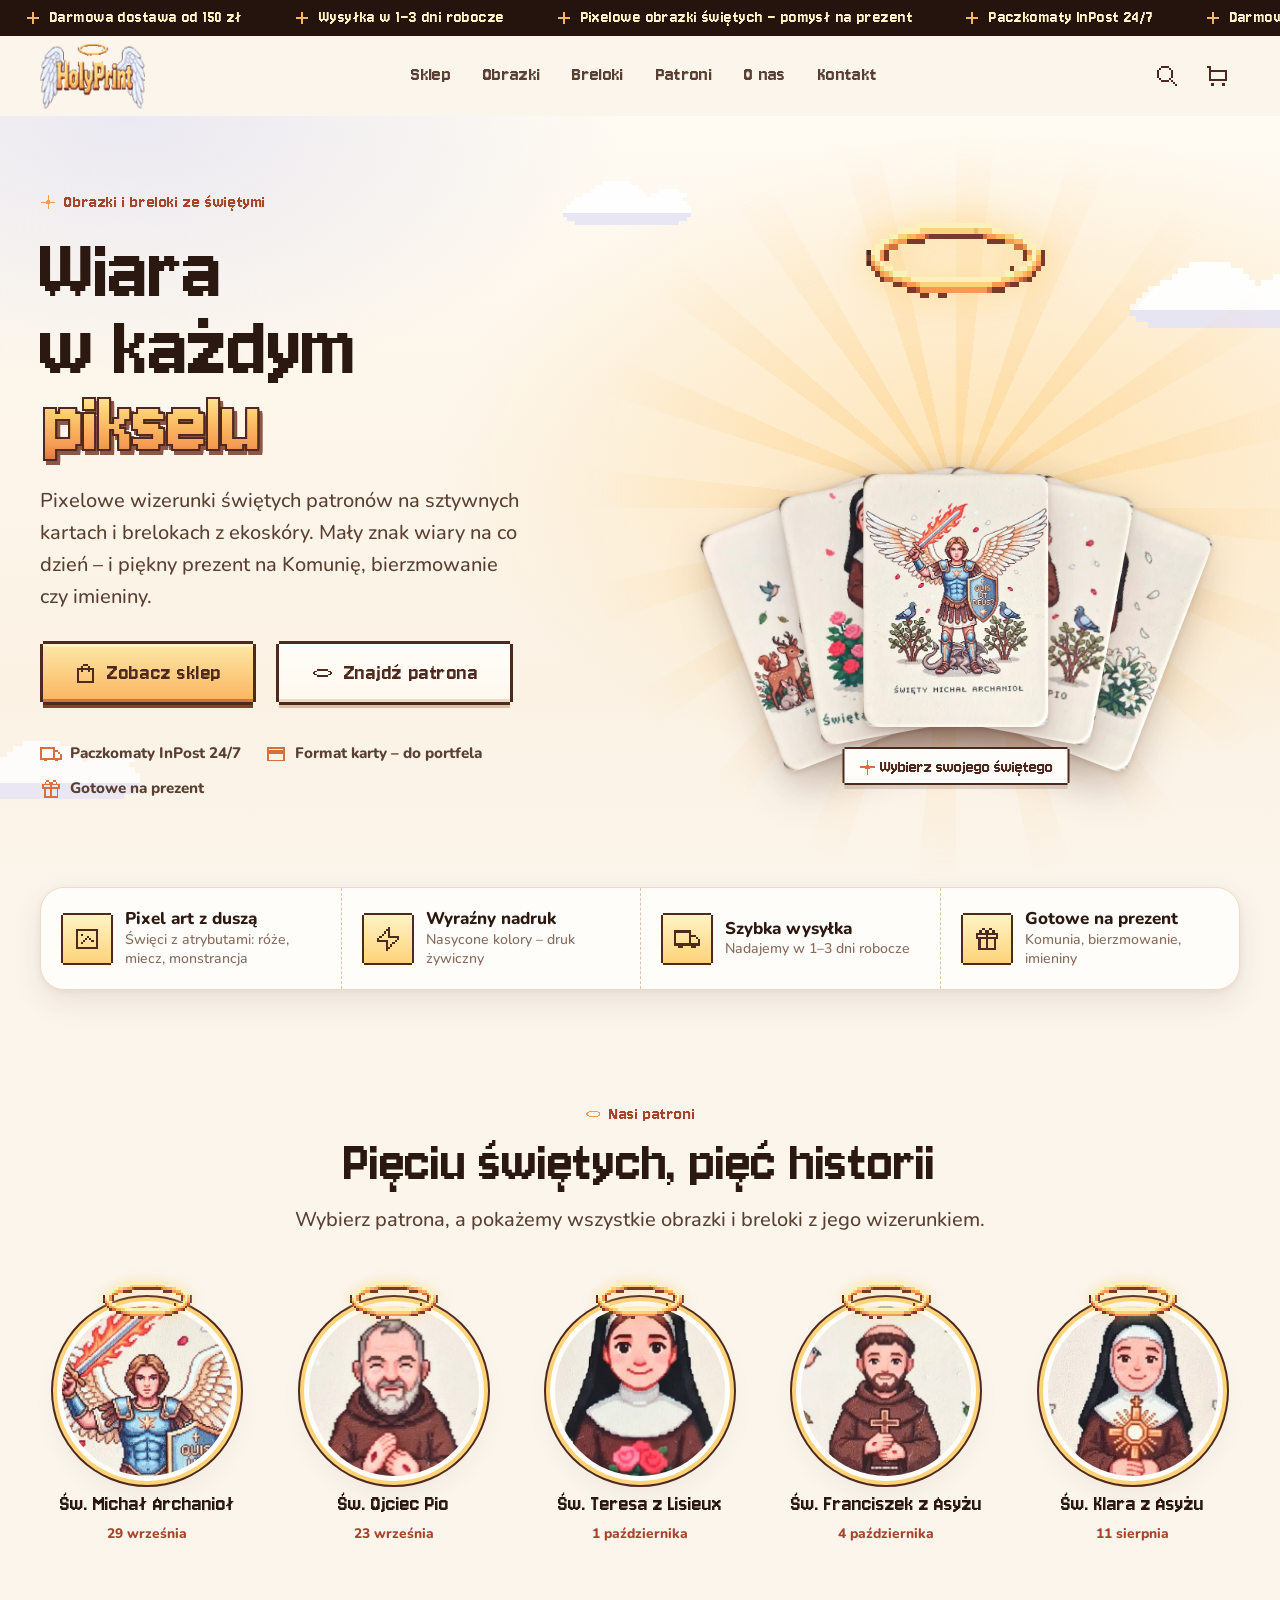
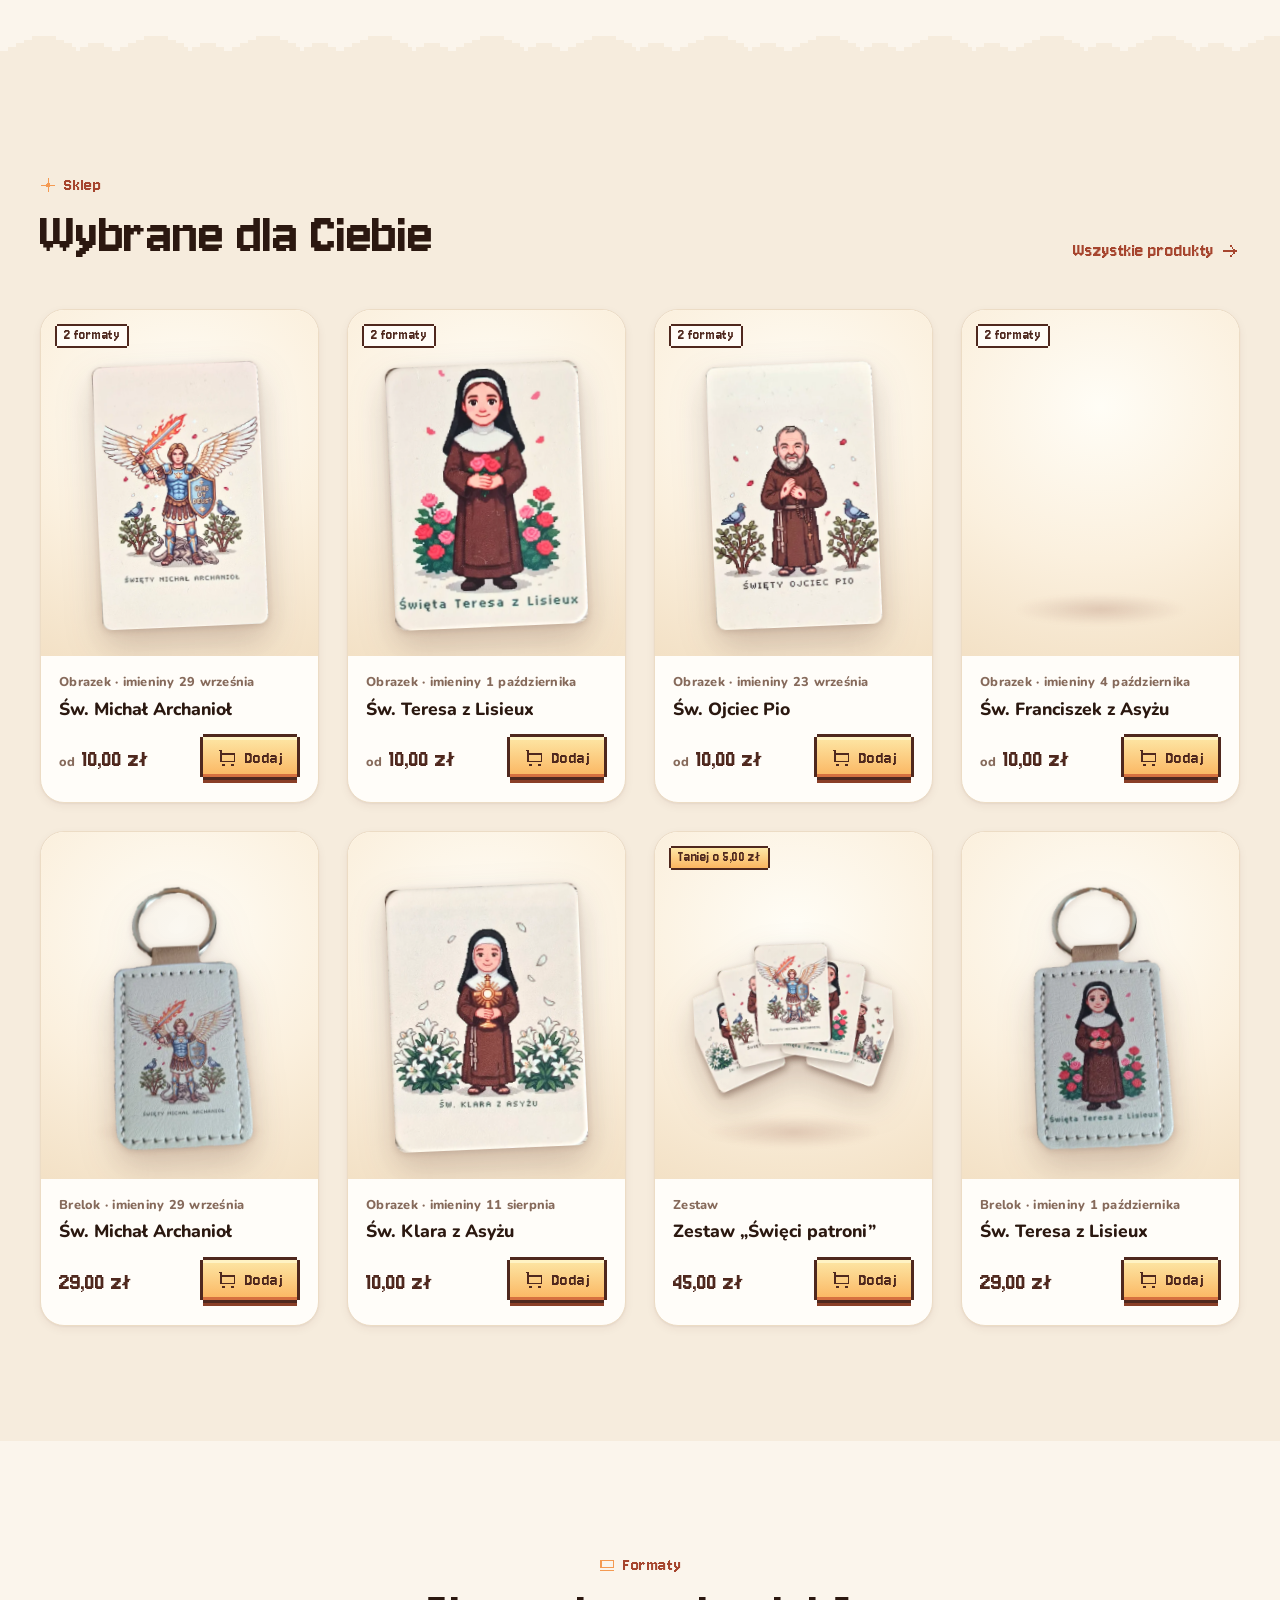
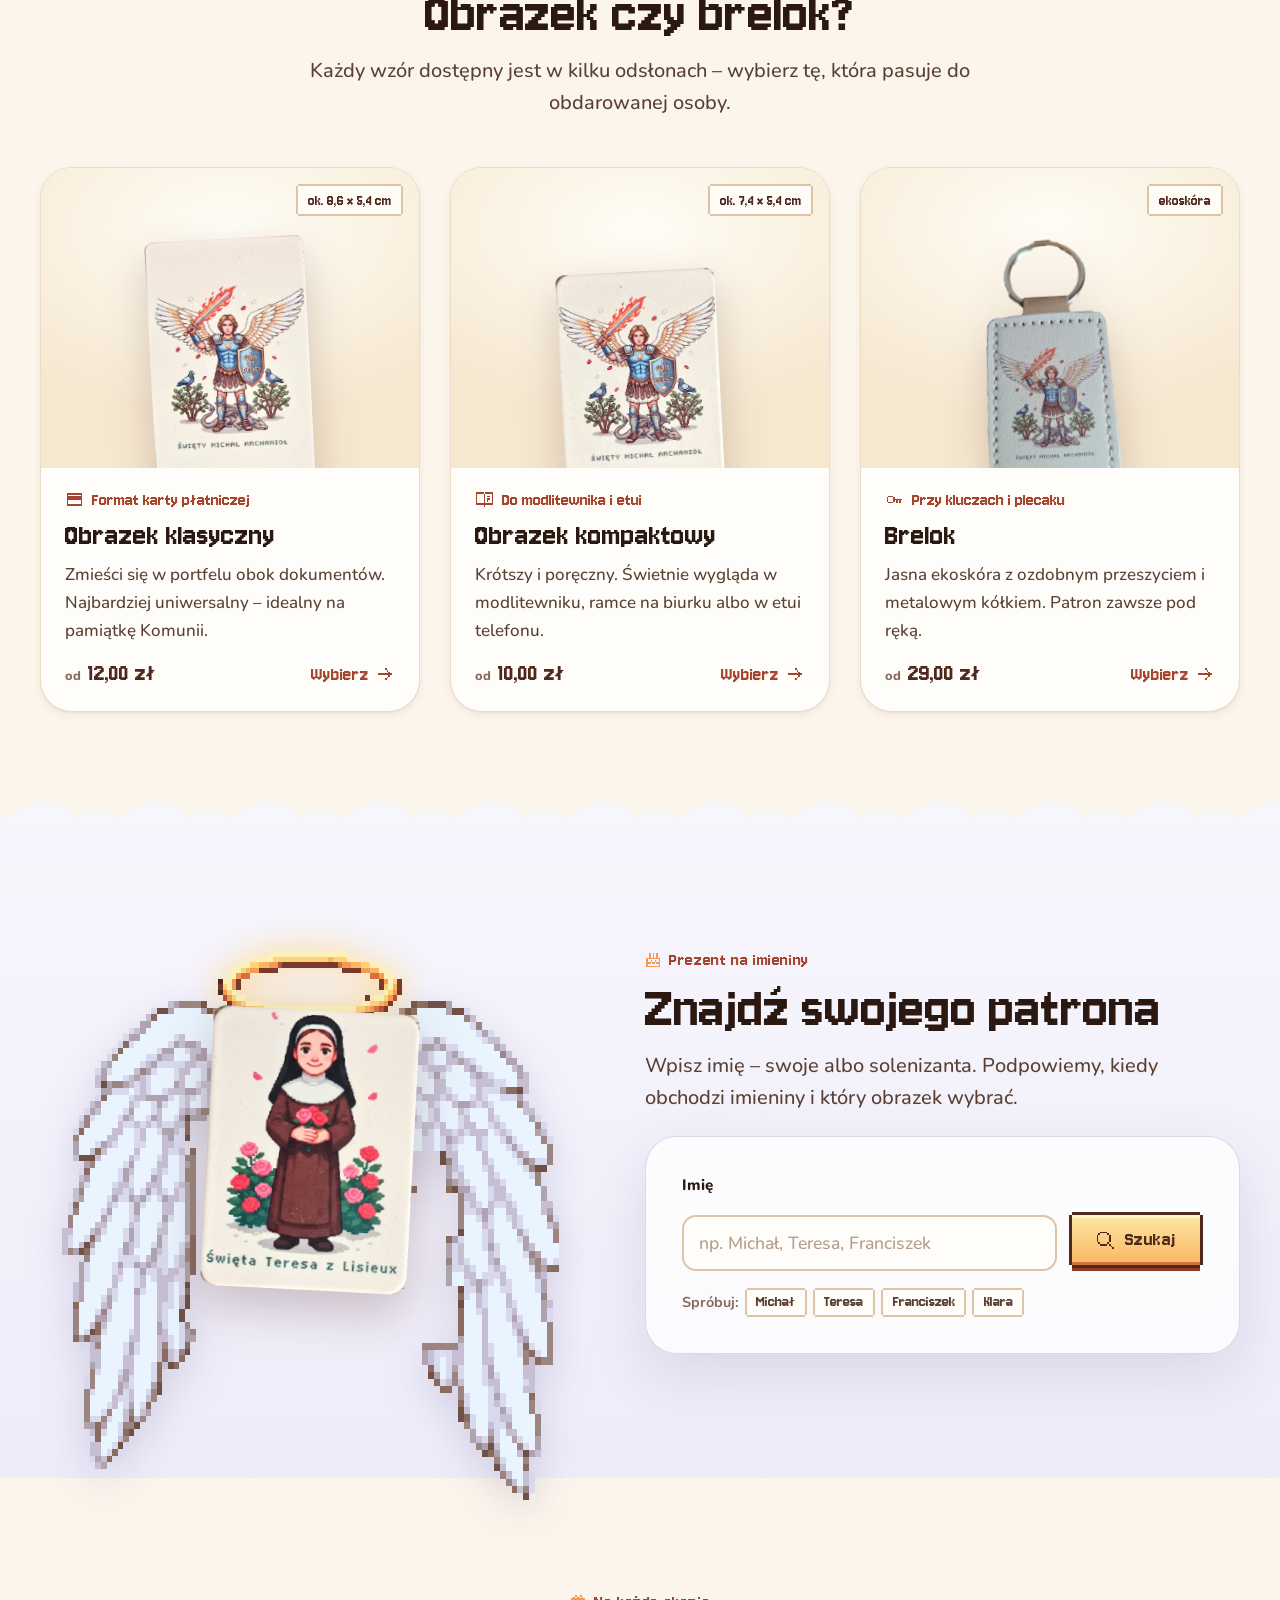
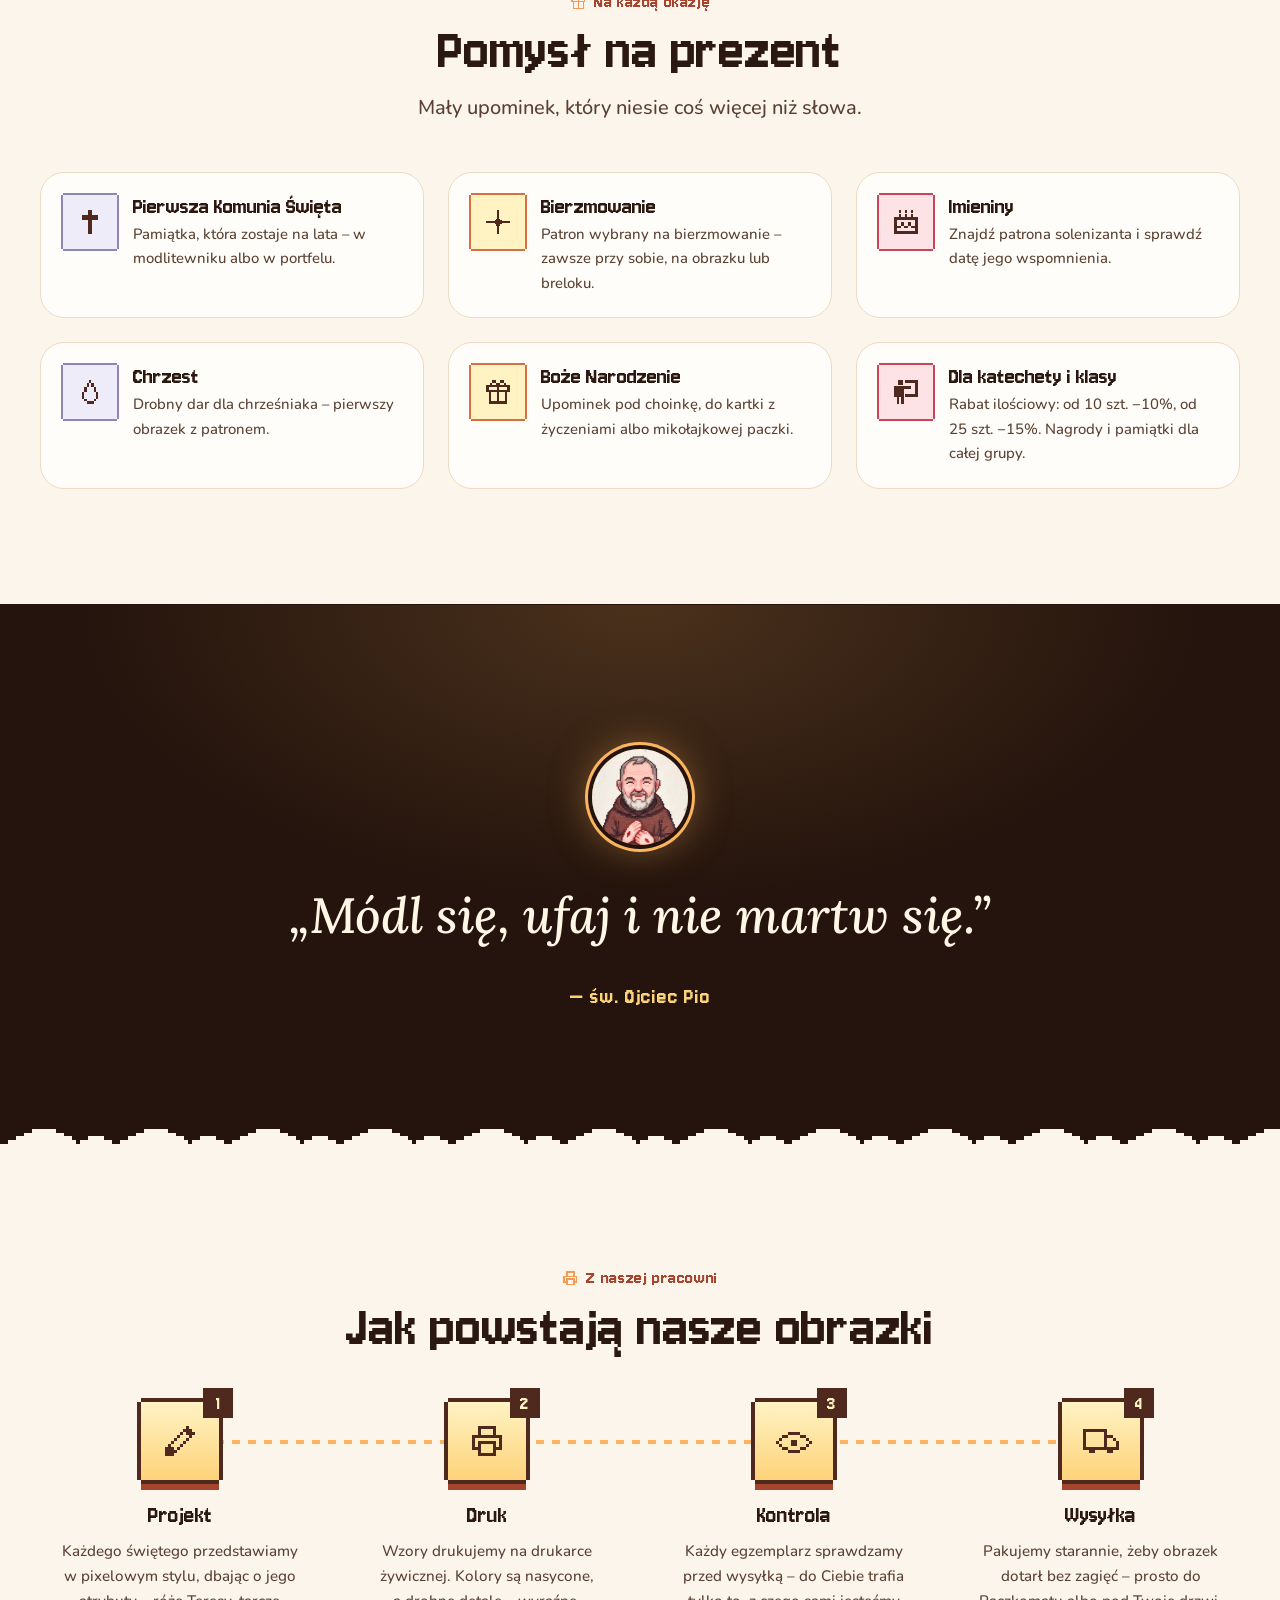
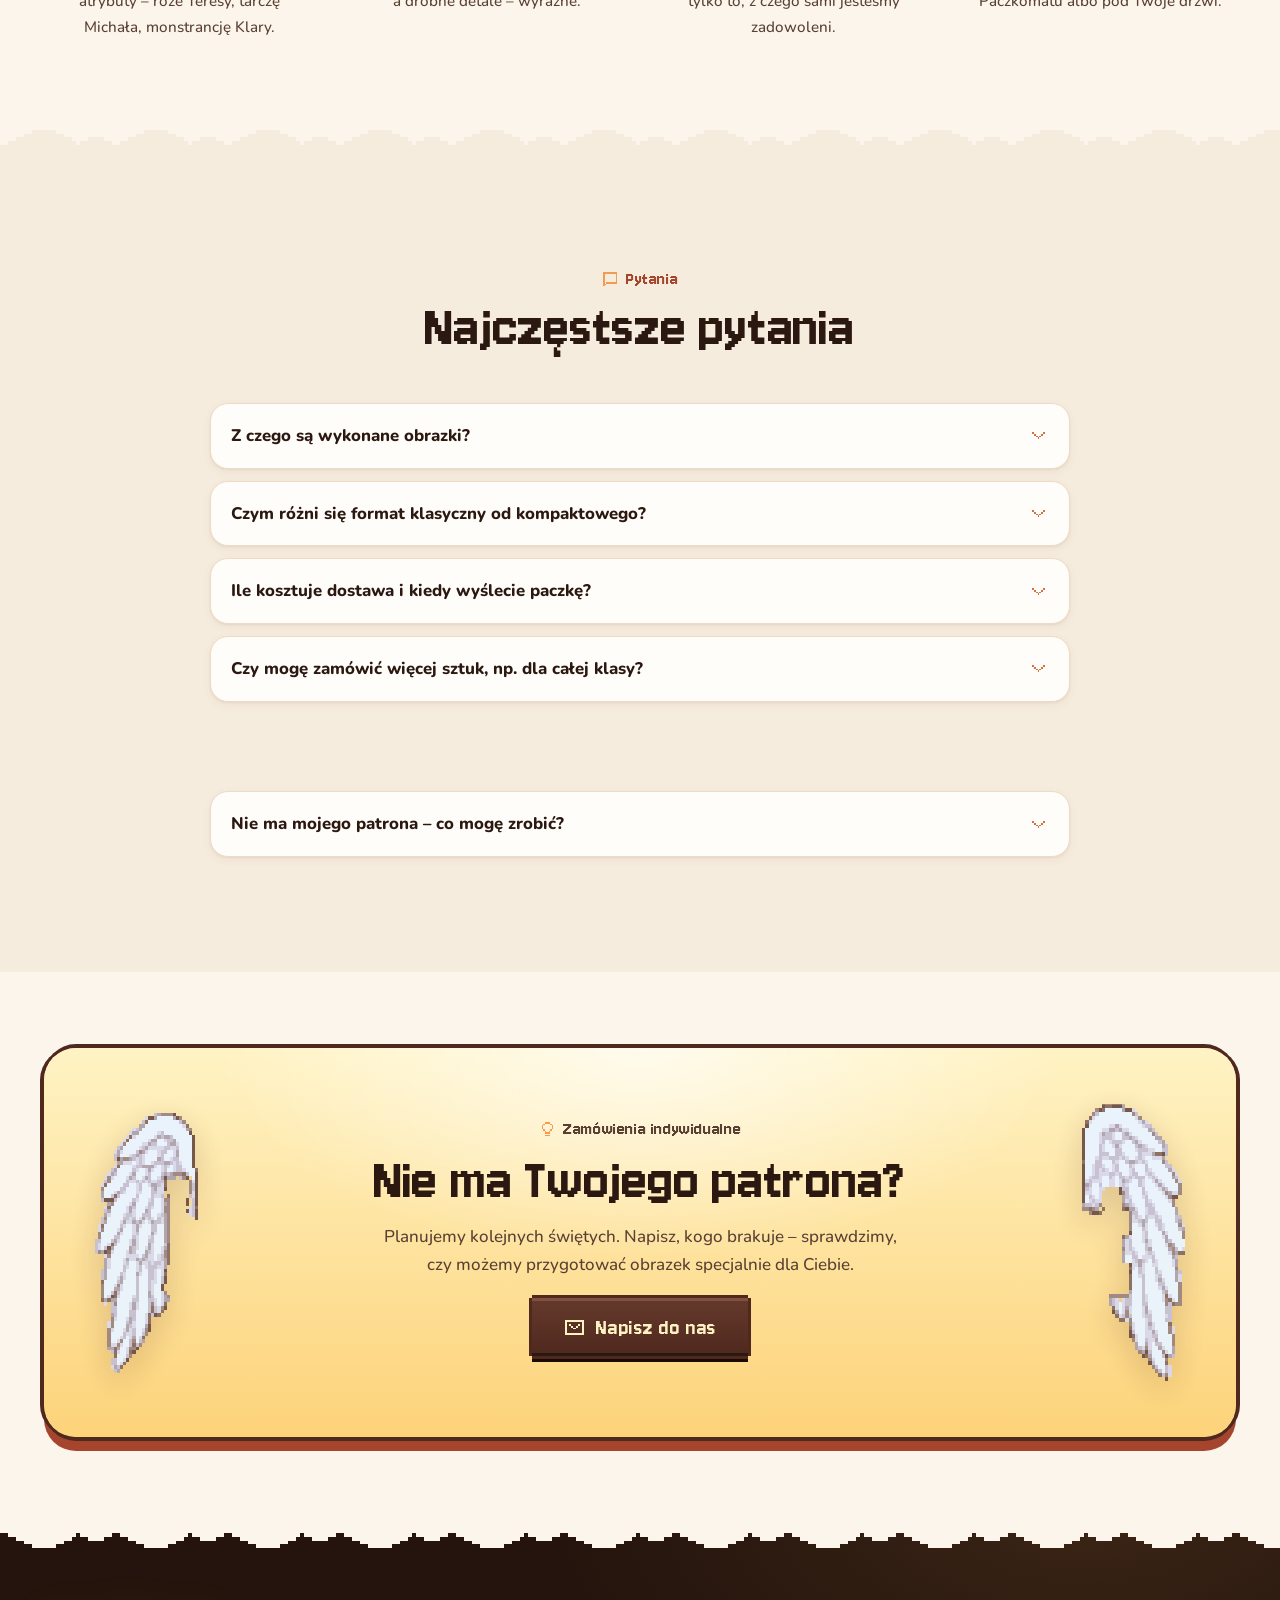
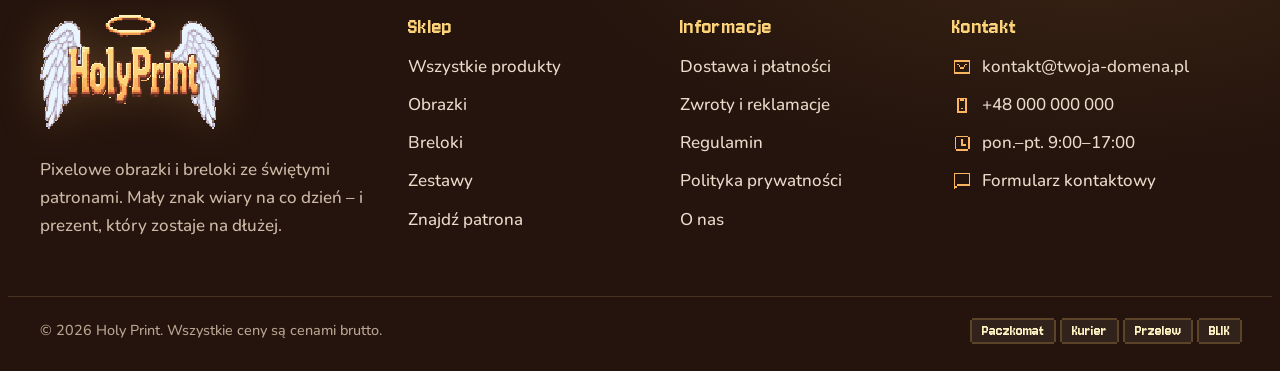
<file: index.html>
<!doctype html>
<html lang="pl">
<head>
  <meta charset="utf-8">
  <meta name="viewport" content="width=device-width, initial-scale=1">
  <title>Holy Print – pixelowe obrazki i breloki ze świętymi patronami</title>
  <meta name="description" content="Obrazki i breloki ze świętymi w stylu pixel art: Michał Archanioł, Ojciec Pio, Teresa z Lisieux, Franciszek i Klara z Asyżu. Prezent na Komunię, bierzmowanie i imieniny. Wysyłka Paczkomatem InPost.">
  <meta name="theme-color" content="#fbf5ec">
  <link rel="icon" href="favicon.ico" sizes="any">
  <link rel="icon" href="favicon.svg" type="image/svg+xml">
  <link rel="apple-touch-icon" href="apple-touch-icon.png">
  <link rel="manifest" href="site.webmanifest">
  <meta property="og:type" content="website">
  <meta property="og:site_name" content="Holy Print">
  <meta property="og:title" content="Holy Print – wiara w każdym pikselu">
  <meta property="og:description" content="Pixelowe obrazki i breloki ze świętymi patronami – na Komunię, imieniny i na co dzień.">
  <meta property="og:image" content="assets/img/og-image.jpg">
  <meta property="og:locale" content="pl_PL">
  <meta name="twitter:card" content="summary_large_image">
  <link rel="preload" href="assets/fonts/jersey-10-latin.woff2" as="font" type="font/woff2" crossorigin>
  <link rel="preload" href="assets/fonts/nunito-normal-latin.woff2" as="font" type="font/woff2" crossorigin>
  <link rel="stylesheet" href="assets/css/style.css">
  <script>document.documentElement.classList.add('js');</script>
  <script src="assets/js/config.js" defer></script>
  <script src="assets/js/products.js" defer></script>
  <script src="assets/js/icons.js" defer></script>
  <script src="assets/js/core.js" defer></script>
  <script src="assets/js/ui.js" defer></script>
  <script src="assets/js/pages/home.js" defer></script>
</head>
<body data-page="home">
  <a class="skip-link" href="#main">Przejdź do treści</a>
  <header class="site-header" id="site-header"></header>

  <main id="main">

    <!-- ============ HERO ============ -->
    <section class="hero" data-sparkles="14" data-sparkles-x="54-97" aria-labelledby="hero-title">
      <img class="hero__cloud hero__cloud--1" src="assets/img/chmurka.svg" alt="" aria-hidden="true">
      <img class="hero__cloud hero__cloud--2" src="assets/img/chmurka.svg" alt="" aria-hidden="true">
      <img class="hero__cloud hero__cloud--3" src="assets/img/chmurka.svg" alt="" aria-hidden="true">
      <div class="container hero__inner">
        <div class="hero__copy">
          <p class="eyebrow"><span data-icon="sparkle"></span>Obrazki i breloki ze świętymi</p>
          <h1 class="display hero__title" id="hero-title">Wiara w&nbsp;każdym <span class="gold-text">pikselu</span></h1>
          <p class="lead hero__lead">Pixelowe wizerunki świętych patronów na sztywnych kartach i brelokach z&nbsp;ekoskóry. Mały znak wiary na co dzień – i&nbsp;piękny prezent na Komunię, bierzmowanie czy imieniny.</p>
          <div class="hero__ctas">
            <a class="btn btn--primary btn--lg" href="sklep.html"><span data-icon="shopping-bag"></span>Zobacz sklep</a>
            <a class="btn btn--ghost btn--lg" href="#znajdz-patrona"><span data-icon="halo"></span>Znajdź patrona</a>
          </div>
          <ul class="hero__trust">
            <li><span data-icon="truck"></span>Paczkomaty InPost 24/7</li>
            <li><span data-icon="credit-card"></span>Format karty – do portfela</li>
            <li><span data-icon="gift"></span>Gotowe na prezent</li>
          </ul>
        </div>

        <div class="fan" aria-label="Nasze obrazki">
          <div class="fan__rays" aria-hidden="true"></div>
          <img class="fan__halo" src="assets/img/aureola.svg" alt="" aria-hidden="true">
          <div class="fan__cards">
            <a class="fan__card" href="produkt.html?id=obrazek-franciszek-z-asyzu&amp;wariant=kompaktowy"><img src="assets/img/produkty/obrazek-franciszek-kompaktowy-480.webp" alt="Obrazek: Św. Franciszek z Asyżu" width="480" height="653"></a>
            <a class="fan__card" href="produkt.html?id=obrazek-teresa-z-lisieux&amp;wariant=kompaktowy"><img src="assets/img/produkty/obrazek-teresa-kompaktowy-480.webp" alt="Obrazek: Św. Teresa z Lisieux" width="480" height="653"></a>
            <a class="fan__card" href="produkt.html?id=obrazek-michal-archaniol&amp;wariant=kompaktowy"><img src="assets/img/produkty/obrazek-michal-kompaktowy-480.webp" alt="Obrazek: Św. Michał Archanioł" width="480" height="653" fetchpriority="high"></a>
            <a class="fan__card" href="produkt.html?id=obrazek-ojciec-pio&amp;wariant=kompaktowy"><img src="assets/img/produkty/obrazek-pio-kompaktowy-480.webp" alt="Obrazek: Św. Ojciec Pio" width="480" height="653"></a>
            <a class="fan__card" href="produkt.html?id=obrazek-klara-z-asyzu"><img src="assets/img/produkty/obrazek-klara-kompaktowy-480.webp" alt="Obrazek: Św. Klara z Asyżu" width="480" height="653"></a>
          </div>
          <p class="fan__label"><span data-icon="sparkle"></span> Wybierz swojego świętego</p>
        </div>
      </div>
      <div class="edge-clouds edge-clouds--bottom" style="--edge: var(--bg)" aria-hidden="true"></div>
    </section>

    <!-- ============ ZALETY ============ -->
    <div class="perks">
      <div class="container">
        <ul class="perks__grid" role="list">
          <li class="perk"><span class="perk__icon"><span data-icon="image"></span></span><div><p class="perk__title">Pixel art z duszą</p><p class="perk__text">Święci z atrybutami: róże, miecz, monstrancja</p></div></li>
          <li class="perk"><span class="perk__icon"><span data-icon="zap"></span></span><div><p class="perk__title">Wyraźny nadruk</p><p class="perk__text">Nasycone kolory – druk żywiczny</p></div></li>
          <li class="perk"><span class="perk__icon"><span data-icon="truck"></span></span><div><p class="perk__title">Szybka wysyłka</p><p class="perk__text">Nadajemy w <span data-cfg="shop.processingTime">1–3 dni robocze</span></p></div></li>
          <li class="perk"><span class="perk__icon"><span data-icon="gift"></span></span><div><p class="perk__title">Gotowe na prezent</p><p class="perk__text">Komunia, bierzmowanie, imieniny</p></div></li>
        </ul>
      </div>
    </div>

    <!-- ============ PATRONI ============ -->
    <section class="section" id="patroni" aria-labelledby="patroni-title">
      <div class="container">
        <div class="section-head section-head--center reveal">
          <p class="eyebrow"><span data-icon="halo"></span>Nasi patroni</p>
          <h2 class="h2" id="patroni-title">Pięciu świętych, pięć historii</h2>
          <p class="lead">Wybierz patrona, a pokażemy wszystkie obrazki i&nbsp;breloki z&nbsp;jego wizerunkiem.</p>
        </div>
        <div class="patrons" id="patrons-list"></div>
      </div>
    </section>

    <!-- ============ PRODUKTY ============ -->
    <section class="section section--soft" aria-labelledby="polecane-title">
      <div class="edge-clouds edge-clouds--top" style="--edge: var(--bg-soft)" aria-hidden="true"></div>
      <div class="container">
        <div class="section-head reveal" style="max-width:none">
          <p class="eyebrow"><span data-icon="sparkle"></span>Sklep</p>
          <div class="cluster" style="justify-content:space-between;align-items:flex-end;gap:16px 32px">
            <h2 class="h2" id="polecane-title">Wybrane dla Ciebie</h2>
            <a class="link-arrow" href="sklep.html">Wszystkie produkty <span data-icon="arrow-right"></span></a>
          </div>
        </div>
        <div class="grid-products" id="featured"></div>
      </div>
    </section>

    <!-- ============ FORMATY ============ -->
    <section class="section" aria-labelledby="formaty-title">
      <div class="container">
        <div class="section-head section-head--center reveal">
          <p class="eyebrow"><span data-icon="card-stack"></span>Formaty</p>
          <h2 class="h2" id="formaty-title">Obrazek czy brelok?</h2>
          <p class="lead">Każdy wzór dostępny jest w&nbsp;kilku odsłonach – wybierz tę, która pasuje do obdarowanej osoby.</p>
        </div>
        <div class="formats">
          <a class="format reveal" href="sklep.html?kategoria=obrazki">
            <div class="format__media"><span class="format__ruler" data-format-size="klasyczny">ok. 8,6 × 5,4 cm</span><img src="assets/img/produkty/obrazek-michal-klasyczny-480.webp" alt="Obrazek w formacie klasycznym" loading="lazy" width="480" height="761"></div>
            <div class="format__body">
              <p class="format__size"><span data-icon="credit-card"></span>Format karty płatniczej</p>
              <h3 class="format__title">Obrazek klasyczny</h3>
              <p class="format__text">Zmieści się w portfelu obok dokumentów. Najbardziej uniwersalny – idealny na pamiątkę Komunii.</p>
              <div class="format__foot"><p class="price"><span class="price__from">od</span><span data-price-from="klasyczny">12,00&nbsp;zł</span></p><span class="link-arrow">Wybierz <span data-icon="arrow-right"></span></span></div>
            </div>
          </a>
          <a class="format reveal" href="sklep.html?kategoria=obrazki">
            <div class="format__media format__media--b"><span class="format__ruler" data-format-size="kompaktowy">ok. 7,4 × 5,4 cm</span><img src="assets/img/produkty/obrazek-michal-kompaktowy-480.webp" alt="Obrazek w formacie kompaktowym" loading="lazy" width="480" height="653"></div>
            <div class="format__body">
              <p class="format__size"><span data-icon="book-open"></span>Do modlitewnika i etui</p>
              <h3 class="format__title">Obrazek kompaktowy</h3>
              <p class="format__text">Krótszy i poręczny. Świetnie wygląda w modlitewniku, ramce na biurku albo w etui telefonu.</p>
              <div class="format__foot"><p class="price"><span class="price__from">od</span><span data-price-from="kompaktowy">10,00&nbsp;zł</span></p><span class="link-arrow">Wybierz <span data-icon="arrow-right"></span></span></div>
            </div>
          </a>
          <a class="format reveal" href="sklep.html?kategoria=breloki">
            <div class="format__media"><span class="format__ruler">ekoskóra</span><img src="assets/img/produkty/brelok-michal-480.webp" alt="Brelok z ekoskóry" loading="lazy" width="255" height="480"></div>
            <div class="format__body">
              <p class="format__size"><span data-icon="key"></span>Przy kluczach i plecaku</p>
              <h3 class="format__title">Brelok</h3>
              <p class="format__text">Jasna ekoskóra z ozdobnym przeszyciem i metalowym kółkiem. Patron zawsze pod ręką.</p>
              <div class="format__foot"><p class="price"><span class="price__from">od</span><span data-price-from="breloki">29,00&nbsp;zł</span></p><span class="link-arrow">Wybierz <span data-icon="arrow-right"></span></span></div>
            </div>
          </a>
        </div>
      </div>
    </section>

    <!-- ============ ZNAJDŹ PATRONA ============ -->
    <section class="section section--lav" id="znajdz-patrona" aria-labelledby="finder-title" data-sparkles="10">
      <div class="edge-clouds edge-clouds--top" style="--edge: var(--lav-50)" aria-hidden="true"></div>
      <div class="container finder-wrap">
        <div class="finder-art" aria-hidden="true">
          <img class="finder-art__wing finder-art__wing--l" src="assets/img/skrzydlo-lewe.svg" alt="">
          <img class="finder-art__wing finder-art__wing--r" src="assets/img/skrzydlo-prawe.svg" alt="">
          <img class="finder-art__halo" src="assets/img/aureola.svg" alt="">
          <img class="finder-art__card" src="assets/img/produkty/obrazek-teresa-kompaktowy-480.webp" alt="" loading="lazy">
        </div>
        <div class="reveal">
          <div class="section-head" style="margin-bottom:22px">
            <p class="eyebrow"><span data-icon="cake"></span>Prezent na imieniny</p>
            <h2 class="h2" id="finder-title">Znajdź swojego patrona</h2>
            <p class="lead">Wpisz imię – swoje albo solenizanta. Podpowiemy, kiedy obchodzi imieniny i&nbsp;który obrazek wybrać.</p>
          </div>
          <form class="finder" data-finder autocomplete="off">
            <label class="label" for="finder-name">Imię</label>
            <div class="finder__row">
              <input class="input" id="finder-name" name="imie" type="text" placeholder="np. Michał, Teresa, Franciszek" maxlength="40">
              <button class="btn btn--primary" type="submit"><span data-icon="search"></span>Szukaj</button>
            </div>
            <div class="finder__chips">Spróbuj:
              <button class="chip chip--sm" type="button" data-name="Michał">Michał</button>
              <button class="chip chip--sm" type="button" data-name="Teresa">Teresa</button>
              <button class="chip chip--sm" type="button" data-name="Franciszek">Franciszek</button>
              <button class="chip chip--sm" type="button" data-name="Klara">Klara</button>
            </div>
            <div class="finder__result" aria-live="polite"></div>
          </form>
        </div>
      </div>
    </section>

    <!-- ============ OKAZJE ============ -->
    <section class="section" aria-labelledby="okazje-title">
      <div class="container">
        <div class="section-head section-head--center reveal">
          <p class="eyebrow"><span data-icon="gift"></span>Na każdą okazję</p>
          <h2 class="h2" id="okazje-title">Pomysł na prezent</h2>
          <p class="lead">Mały upominek, który niesie coś więcej niż słowa.</p>
        </div>
        <div class="occasions">
          <a class="occasion reveal" href="sklep.html?kategoria=obrazki"><span class="occasion__icon"><span data-icon="cross"></span></span><div><h3 class="occasion__title">Pierwsza Komunia Święta</h3><p class="occasion__text">Pamiątka, która zostaje na lata – w modlitewniku albo w portfelu.</p></div></a>
          <a class="occasion reveal" href="sklep.html"><span class="occasion__icon"><span data-icon="sparkle"></span></span><div><h3 class="occasion__title">Bierzmowanie</h3><p class="occasion__text">Patron wybrany na bierzmowanie – zawsze przy sobie, na obrazku lub breloku.</p></div></a>
          <a class="occasion reveal" href="#znajdz-patrona"><span class="occasion__icon"><span data-icon="cake"></span></span><div><h3 class="occasion__title">Imieniny</h3><p class="occasion__text">Znajdź patrona solenizanta i sprawdź datę jego wspomnienia.</p></div></a>
          <a class="occasion reveal" href="sklep.html?kategoria=obrazki"><span class="occasion__icon"><span data-icon="drop"></span></span><div><h3 class="occasion__title">Chrzest</h3><p class="occasion__text">Drobny dar dla chrześniaka – pierwszy obrazek z patronem.</p></div></a>
          <a class="occasion reveal" href="sklep.html"><span class="occasion__icon"><span data-icon="gift"></span></span><div><h3 class="occasion__title">Boże Narodzenie</h3><p class="occasion__text">Upominek pod choinkę, do kartki z życzeniami albo mikołajkowej paczki.</p></div></a>
          <a class="occasion reveal" href="sklep.html?kategoria=obrazki"><span class="occasion__icon"><span data-icon="teach"></span></span><div><h3 class="occasion__title">Dla katechety i klasy</h3><p class="occasion__text">Rabat ilościowy: <span data-fill="bulk-tiers">od 10 szt. −10%, od 25 szt. −15%</span>. Nagrody i pamiątki dla całej grupy.</p></div></a>
        </div>
      </div>
    </section>

    <!-- ============ CYTAT ============ -->
    <section class="quote-band" data-sparkles="22" aria-label="Cytat">
      <div class="edge-clouds edge-clouds--top" style="--edge: var(--night)" aria-hidden="true"></div>
      <div class="container">
        <figure class="quote reveal">
          <img class="quote__avatar" src="assets/img/swieci/pio.webp" alt="" width="96" height="96" loading="lazy">
          <blockquote><p class="quote__text">„Módl się, ufaj i&nbsp;nie martw się.”</p></blockquote>
          <figcaption class="quote__who">— św. Ojciec Pio</figcaption>
        </figure>
      </div>
      <div class="edge-clouds edge-clouds--bottom" style="--edge: var(--bg)" aria-hidden="true"></div>
    </section>

    <!-- ============ PROCES ============ -->
    <section class="section" aria-labelledby="proces-title">
      <div class="container">
        <div class="section-head section-head--center reveal">
          <p class="eyebrow"><span data-icon="print"></span>Z naszej pracowni</p>
          <h2 class="h2" id="proces-title">Jak powstają nasze obrazki</h2>
        </div>
        <ol class="steps">
          <li class="step reveal"><span class="step__icon"><span data-icon="edit"></span><span class="step__num">1</span></span><h3 class="step__title">Projekt</h3><p class="step__text">Każdego świętego przedstawiamy w&nbsp;pixelowym stylu, dbając o&nbsp;jego atrybuty – róże Teresy, tarczę Michała, monstrancję Klary.</p></li>
          <li class="step reveal"><span class="step__icon"><span data-icon="print"></span><span class="step__num">2</span></span><h3 class="step__title">Druk</h3><p class="step__text">Wzory drukujemy na drukarce żywicznej. Kolory są nasycone, a&nbsp;drobne detale – wyraźne.</p></li>
          <li class="step reveal"><span class="step__icon"><span data-icon="eye"></span><span class="step__num">3</span></span><h3 class="step__title">Kontrola</h3><p class="step__text">Każdy egzemplarz sprawdzamy przed wysyłką – do Ciebie trafia tylko to, z&nbsp;czego sami jesteśmy zadowoleni.</p></li>
          <li class="step reveal"><span class="step__icon"><span data-icon="truck"></span><span class="step__num">4</span></span><h3 class="step__title">Wysyłka</h3><p class="step__text">Pakujemy starannie, żeby obrazek dotarł bez zagięć – prosto do Paczkomatu albo pod Twoje drzwi.</p></li>
        </ol>
      </div>
    </section>

    <!-- ============ FAQ ============ -->
    <section class="section section--soft" aria-labelledby="faq-title">
      <div class="edge-clouds edge-clouds--top" style="--edge: var(--bg-soft)" aria-hidden="true"></div>
      <div class="container">
        <div class="section-head section-head--center reveal">
          <p class="eyebrow"><span data-icon="message"></span>Pytania</p>
          <h2 class="h2" id="faq-title">Najczęstsze pytania</h2>
        </div>
        <div class="faq">
          <details class="reveal"><summary>Z czego są wykonane obrazki?<span data-icon="chevron-down"></span></summary><div class="faq__body"><p>Obrazki to sztywne karty z&nbsp;zaokrąglonymi rogami i&nbsp;pełnokolorowym nadrukiem wykonanym na drukarce żywicznej. Są lekkie i&nbsp;poręczne – możesz nosić je w&nbsp;portfelu, modlitewniku albo postawić na biurku.</p></div></details>
          <details class="reveal"><summary>Czym różni się format klasyczny od kompaktowego?<span data-icon="chevron-down"></span></summary><div class="faq__body"><p>Format klasyczny ma rozmiar karty płatniczej (ok. 8,6 × 5,4 cm) i&nbsp;zmieści się w&nbsp;portfelu. Kompaktowy jest krótszy (ok. 7,4 × 5,4 cm) – wygodny do modlitewnika lub etui na telefon. Wizerunek świętego jest ten sam, różnić się może podpis – szczegóły znajdziesz w&nbsp;opisie produktu.</p></div></details>
          <details class="reveal"><summary>Ile kosztuje dostawa i kiedy wyślecie paczkę?<span data-icon="chevron-down"></span></summary><div class="faq__body"><p>Wysyłamy Paczkomatem InPost (od <span data-fill="cheapest-shipping">13,99 zł</span>) lub kurierem. Przy zamówieniu od <span data-fill="free-from">150,00 zł</span> dostawa jest darmowa. Paczkę nadajemy zwykle w&nbsp;ciągu <span data-cfg="shop.processingTime">1–3 dni roboczych</span> od zaksięgowania płatności.</p></div></details>
          <details class="reveal"><summary>Czy mogę zamówić więcej sztuk, np. dla całej klasy?<span data-icon="chevron-down"></span></summary><div class="faq__body"><p>Tak! Przy zakupie obrazków działa rabat ilościowy: <span data-fill="bulk-tiers">od 10 szt. −10%, od 25 szt. −15%</span> – wzory można dowolnie łączyć. Przy większych zamówieniach, np. dla parafii lub szkoły, <a href="kontakt.html?temat=hurt">napisz do nas</a>.</p></div></details>
          <details class="reveal"><summary>Czy mogę zwrócić zakupiony produkt?<span data-icon="chevron-down"></span></summary><div class="faq__body"><p>Tak – masz <span data-cfg="legal.returnDays">14</span> dni na odstąpienie od umowy bez podawania przyczyny. Wszystko opisaliśmy na stronie <a href="zwroty-i-reklamacje.html">Zwroty i&nbsp;reklamacje</a>.</p></div></details>
          <details class="reveal"><summary>Nie ma mojego patrona – co mogę zrobić?<span data-icon="chevron-down"></span></summary><div class="faq__body"><p>Napisz do nas przez <a href="kontakt.html?temat=indywidualne">formularz kontaktowy</a>. Sprawdzimy, czy możemy przygotować obrazek z&nbsp;Twoim świętym patronem.</p></div></details>
        </div>
      </div>
    </section>

    <!-- ============ CTA ============ -->
    <section class="section section--tight cta-band" aria-labelledby="cta-title">
      <div class="container">
        <div class="cta reveal">
          <img class="cta__wing cta__wing--l" src="assets/img/skrzydlo-lewe.svg" alt="" aria-hidden="true" loading="lazy">
          <img class="cta__wing cta__wing--r" src="assets/img/skrzydlo-prawe.svg" alt="" aria-hidden="true" loading="lazy">
          <p class="eyebrow"><span data-icon="lightbulb"></span>Zamówienia indywidualne</p>
          <h2 class="h2" id="cta-title">Nie ma Twojego patrona?</h2>
          <p>Planujemy kolejnych świętych. Napisz, kogo brakuje – sprawdzimy, czy możemy przygotować obrazek specjalnie dla Ciebie.</p>
          <a class="btn btn--dark btn--lg" href="kontakt.html?temat=indywidualne"><span data-icon="mail"></span>Napisz do nas</a>
        </div>
      </div>
    </section>

  </main>

  <footer class="site-footer" id="site-footer"></footer>
</body>
</html>
</file>
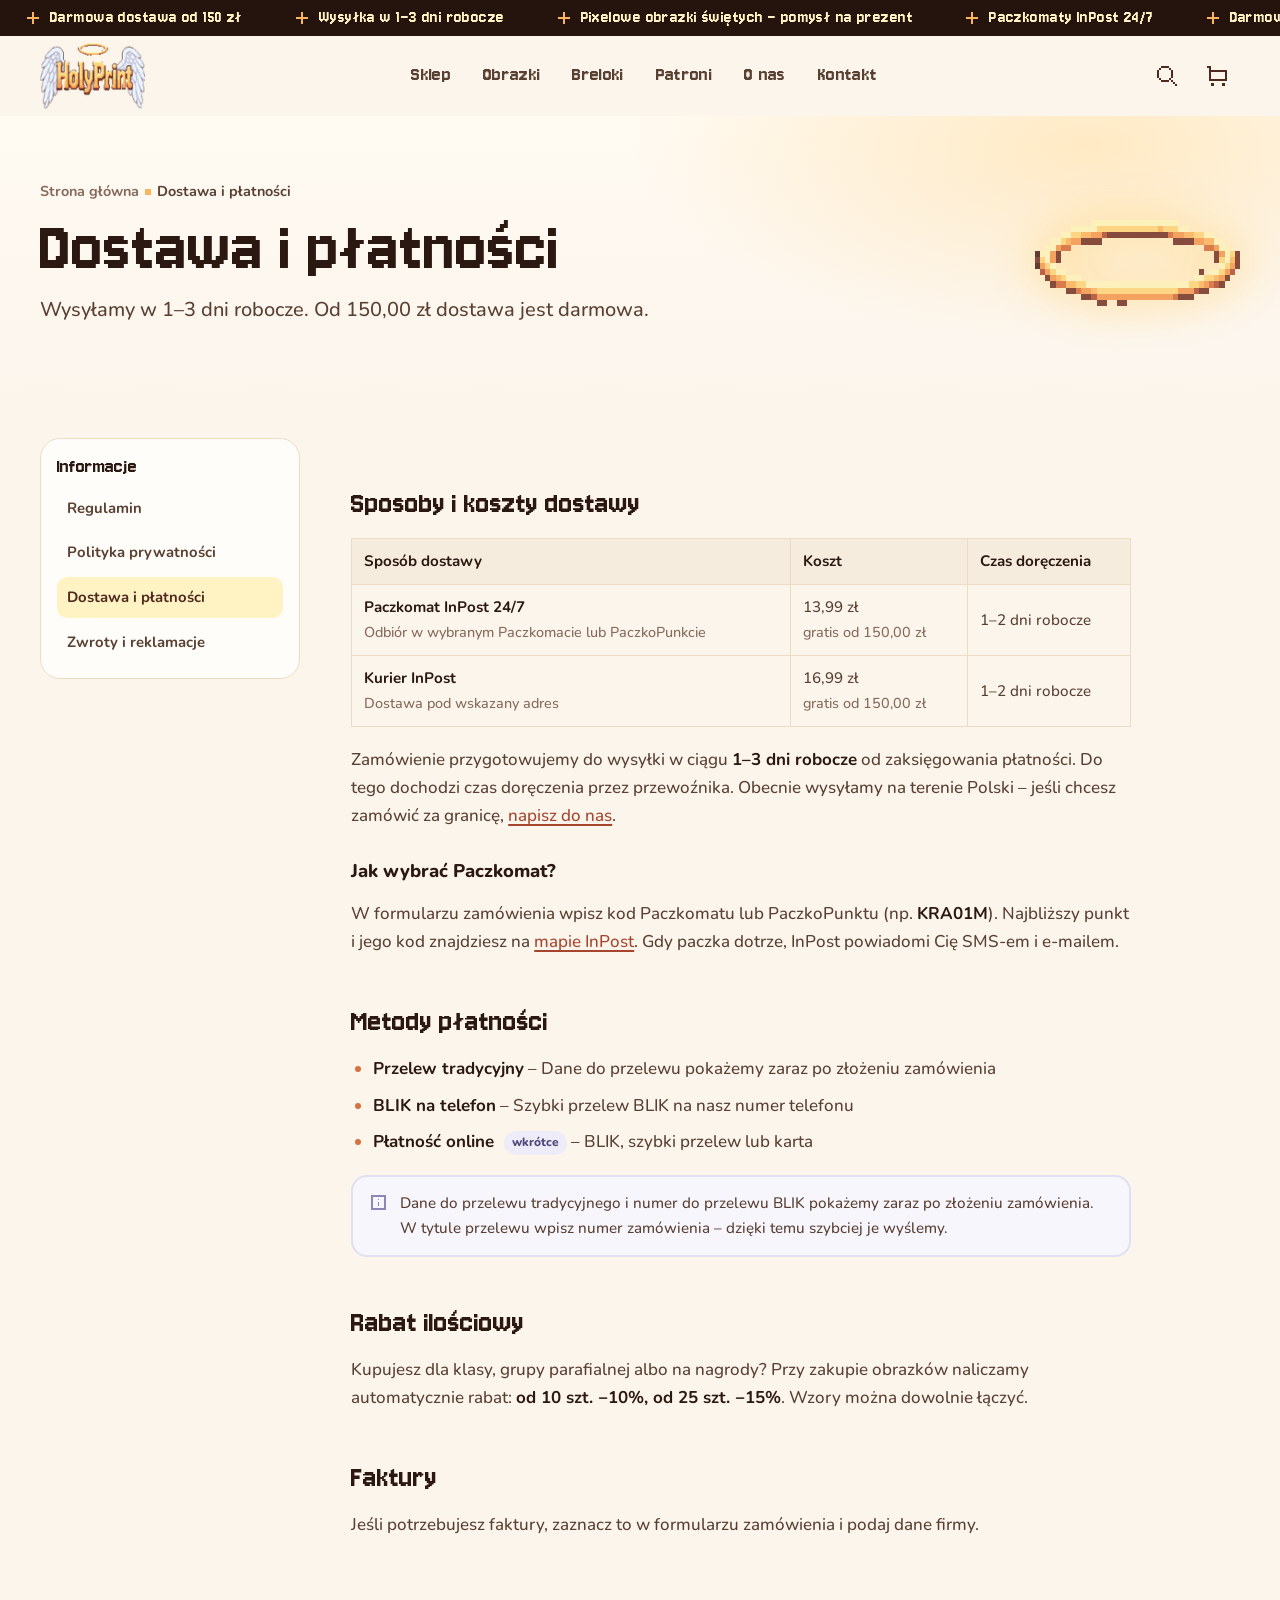
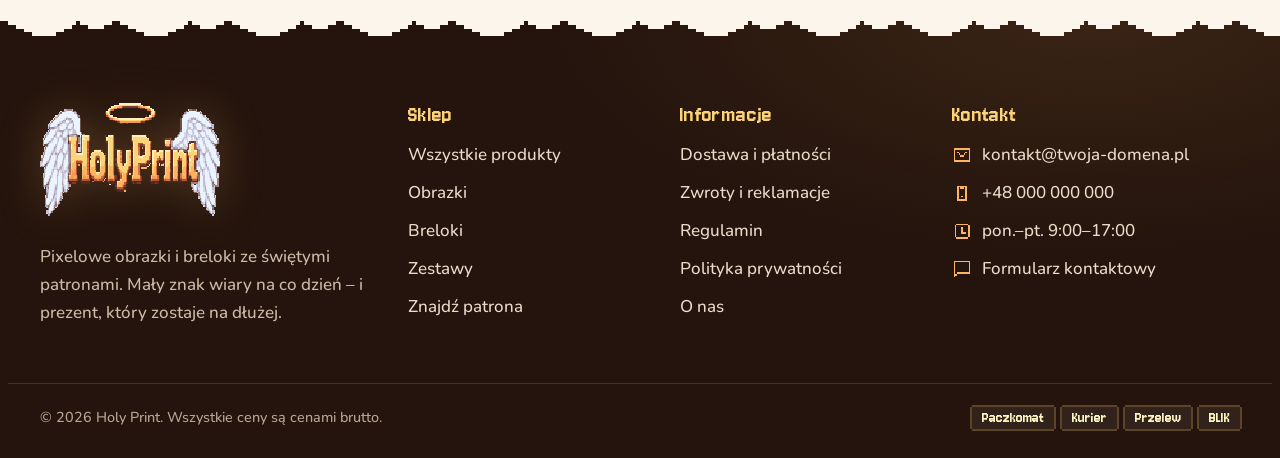
<file: dostawa-i-platnosci.html>
<!doctype html>
<html lang="pl">
<head>
  <meta charset="utf-8">
  <meta name="viewport" content="width=device-width, initial-scale=1">
  <title>Dostawa i płatności | Holy Print</title>
  <meta name="description" content="Koszty i czas dostawy (Paczkomaty InPost, kurier) oraz dostępne metody płatności w sklepie Holy Print.">
  <meta name="theme-color" content="#fbf5ec">
  <link rel="icon" href="favicon.ico" sizes="any">
  <link rel="icon" href="favicon.svg" type="image/svg+xml">
  <link rel="apple-touch-icon" href="apple-touch-icon.png">
  <link rel="manifest" href="site.webmanifest">
  <link rel="preload" href="assets/fonts/jersey-10-latin.woff2" as="font" type="font/woff2" crossorigin>
  <link rel="preload" href="assets/fonts/nunito-normal-latin.woff2" as="font" type="font/woff2" crossorigin>
  <link rel="stylesheet" href="assets/css/style.css">
  <script>document.documentElement.classList.add('js');</script>
  <script src="assets/js/config.js" defer></script>
  <script src="assets/js/products.js" defer></script>
  <script src="assets/js/icons.js" defer></script>
  <script src="assets/js/core.js" defer></script>
  <script src="assets/js/ui.js" defer></script>
  <script src="assets/js/pages/legal.js" defer></script>
</head>
<body data-page="legal">
  <a class="skip-link" href="#main">Przejdź do treści</a>
  <header class="site-header" id="site-header"></header>

  <main id="main">
    <section class="page-hero" data-sparkles="8" data-sparkles-x="62-97">
      <img class="page-hero__halo" src="assets/img/aureola.svg" alt="" aria-hidden="true">
      <div class="container page-hero__inner">
        <nav class="breadcrumbs" aria-label="Okruszki"><ol><li><a href="index.html">Strona główna</a></li><li aria-current="page">Dostawa i płatności</li></ol></nav>
        <h1 class="page-hero__title">Dostawa i płatności</h1>
        <p class="lead">Wysyłamy w <span data-cfg="shop.processingTime">1–3 dni robocze</span>. Od <span data-fill="free-from">150,00 zł</span> dostawa jest darmowa.</p>
      </div>
      <div class="edge-clouds edge-clouds--bottom" style="--edge: var(--bg)" aria-hidden="true"></div>
    </section>

    <section class="section section--tight" style="padding-top:28px">
      <div class="container legal-layout">
        <nav class="legal-nav" aria-label="Informacje">
          <p>Informacje</p>
          <a href="regulamin.html">Regulamin</a>
          <a href="polityka-prywatnosci.html">Polityka prywatności</a>
          <a href="dostawa-i-platnosci.html">Dostawa i płatności</a>
          <a href="zwroty-i-reklamacje.html">Zwroty i reklamacje</a>
        </nav>

        <article class="prose">
          <h2>Sposoby i koszty dostawy</h2>
          <table id="shipping-table"></table>
          <p>Zamówienie przygotowujemy do wysyłki w ciągu <strong data-cfg="shop.processingTime"></strong> od zaksięgowania płatności. Do tego dochodzi czas doręczenia przez przewoźnika. Obecnie wysyłamy na terenie Polski – jeśli chcesz zamówić za granicę, <a href="kontakt.html">napisz do nas</a>.</p>

          <h3>Jak wybrać Paczkomat?</h3>
          <p>W formularzu zamówienia wpisz kod Paczkomatu lub PaczkoPunktu (np. <strong>KRA01M</strong>). Najbliższy punkt i jego kod znajdziesz na <a href="https://inpost.pl/znajdz-paczkomat" target="_blank" rel="noopener">mapie InPost</a>. Gdy paczka dotrze, InPost powiadomi Cię SMS-em i e-mailem.</p>

          <h2>Metody płatności</h2>
          <ul id="payment-list"></ul>
          <div class="notice notice--info"><span data-icon="info-box"></span><span>Dane do przelewu tradycyjnego i numer do przelewu BLIK pokażemy zaraz po złożeniu zamówienia. W tytule przelewu wpisz numer zamówienia – dzięki temu szybciej je wyślemy.</span></div>

          <h2>Rabat ilościowy</h2>
          <p>Kupujesz dla klasy, grupy parafialnej albo na nagrody? Przy zakupie obrazków naliczamy automatycznie rabat: <strong data-fill="bulk-tiers">od 10 szt. −10%, od 25 szt. −15%</strong>. Wzory można dowolnie łączyć.</p>

          <h2>Faktury</h2>
          <p>Jeśli potrzebujesz faktury, zaznacz to w formularzu zamówienia i podaj dane firmy.</p>
        </article>
      </div>
    </section>
  </main>

  <footer class="site-footer" id="site-footer"></footer>
</body>
</html>
</file>
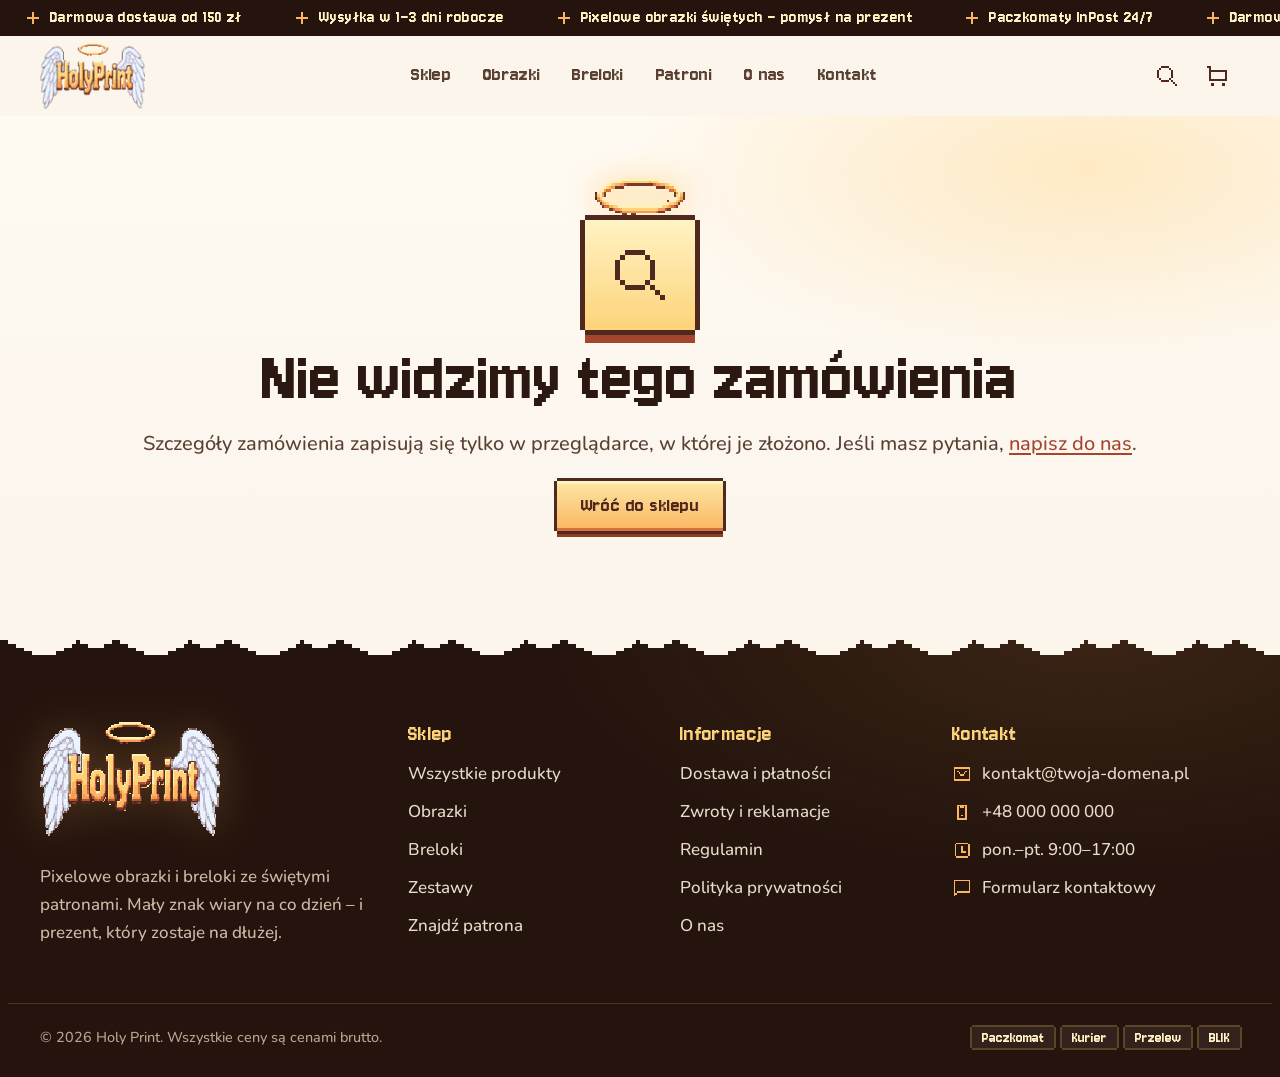
<file: dziekujemy.html>
<!doctype html>
<html lang="pl">
<head>
  <meta charset="utf-8">
  <meta name="viewport" content="width=device-width, initial-scale=1">
  <title>Dziękujemy za zamówienie | Holy Print</title>
  <meta name="robots" content="noindex">
  <meta name="theme-color" content="#fbf5ec">
  <link rel="icon" href="favicon.ico" sizes="any">
  <link rel="icon" href="favicon.svg" type="image/svg+xml">
  <link rel="apple-touch-icon" href="apple-touch-icon.png">
  <link rel="manifest" href="site.webmanifest">
  <link rel="preload" href="assets/fonts/jersey-10-latin.woff2" as="font" type="font/woff2" crossorigin>
  <link rel="preload" href="assets/fonts/nunito-normal-latin.woff2" as="font" type="font/woff2" crossorigin>
  <link rel="stylesheet" href="assets/css/style.css">
  <script>document.documentElement.classList.add('js');</script>
  <script src="assets/js/config.js" defer></script>
  <script src="assets/js/products.js" defer></script>
  <script src="assets/js/icons.js" defer></script>
  <script src="assets/js/core.js" defer></script>
  <script src="assets/js/ui.js" defer></script>
  <script src="assets/js/integrations/payments.js" defer></script>
  <script src="assets/js/integrations/orders.js" defer></script>
  <script src="assets/js/pages/thanks.js" defer></script>
</head>
<body data-page="thanks">
  <a class="skip-link" href="#main">Przejdź do treści</a>
  <header class="site-header" id="site-header"></header>

  <main id="main">
    <section class="page-hero" data-sparkles="18" style="padding-bottom:90px">
      <div class="container" id="thanks-root"></div>
    </section>
  </main>

  <footer class="site-footer" id="site-footer"></footer>
</body>
</html>
</file>
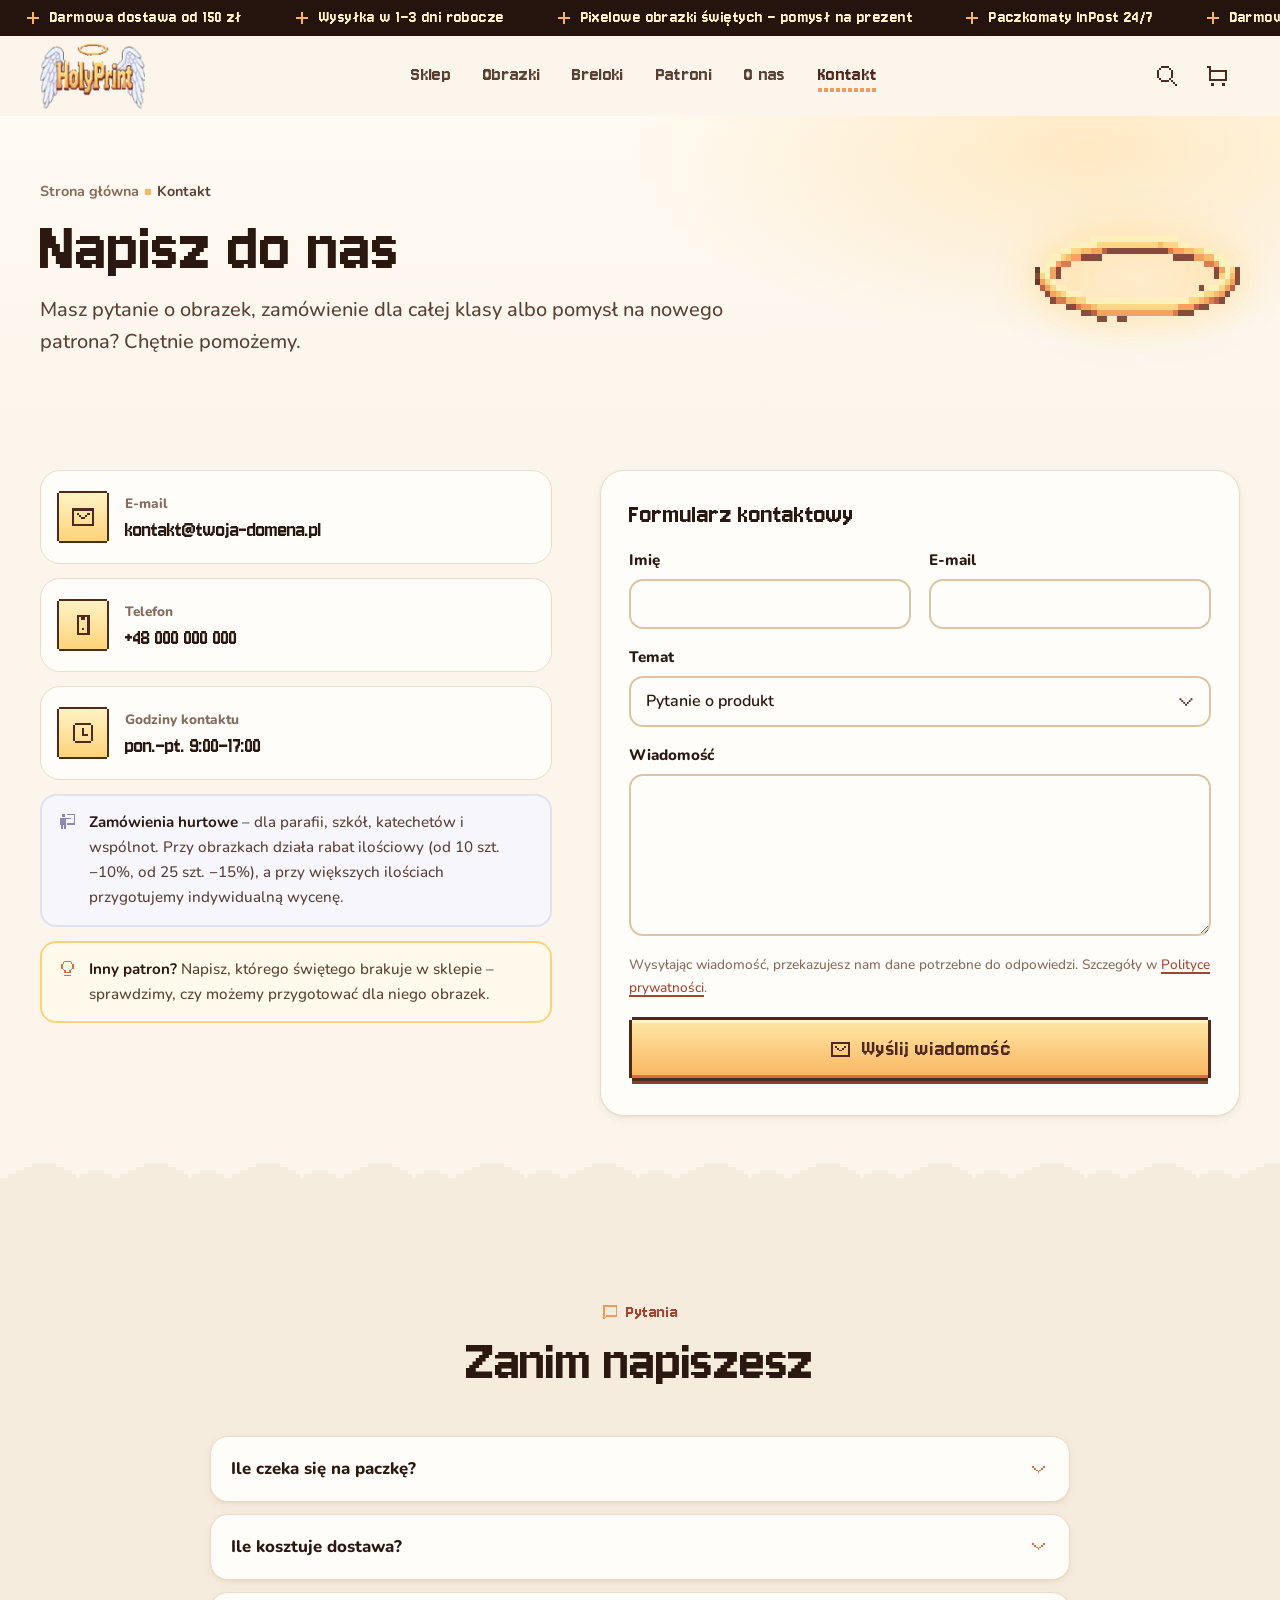
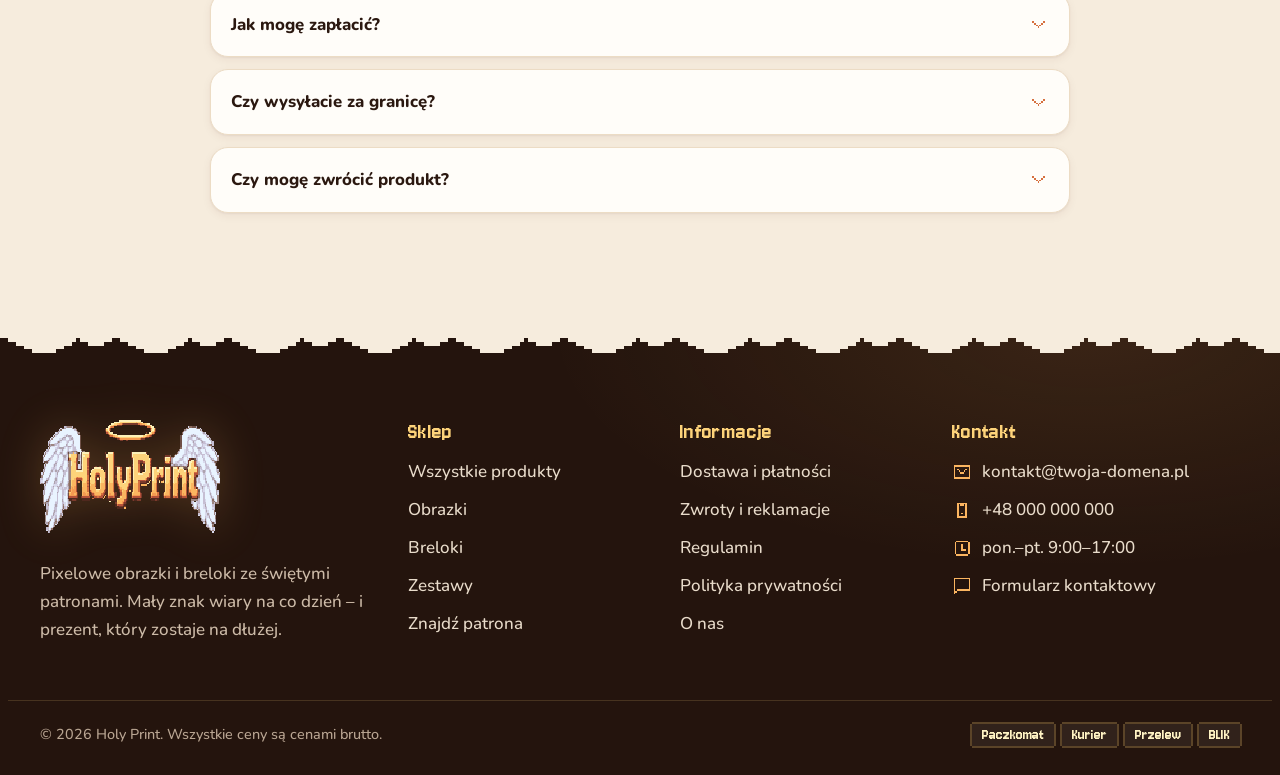
<file: kontakt.html>
<!doctype html>
<html lang="pl">
<head>
  <meta charset="utf-8">
  <meta name="viewport" content="width=device-width, initial-scale=1">
  <title>Kontakt | Holy Print</title>
  <meta name="description" content="Napisz do Holy Print – pytania o obrazki i breloki ze świętymi, zamówienia hurtowe dla parafii i szkół, zamówienia indywidualne.">
  <meta name="theme-color" content="#fbf5ec">
  <link rel="icon" href="favicon.ico" sizes="any">
  <link rel="icon" href="favicon.svg" type="image/svg+xml">
  <link rel="apple-touch-icon" href="apple-touch-icon.png">
  <link rel="manifest" href="site.webmanifest">
  <meta property="og:title" content="Kontakt – Holy Print">
  <meta property="og:image" content="assets/img/og-image.jpg">
  <link rel="preload" href="assets/fonts/jersey-10-latin.woff2" as="font" type="font/woff2" crossorigin>
  <link rel="preload" href="assets/fonts/nunito-normal-latin.woff2" as="font" type="font/woff2" crossorigin>
  <link rel="stylesheet" href="assets/css/style.css">
  <script>document.documentElement.classList.add('js');</script>
  <script src="assets/js/config.js" defer></script>
  <script src="assets/js/products.js" defer></script>
  <script src="assets/js/icons.js" defer></script>
  <script src="assets/js/core.js" defer></script>
  <script src="assets/js/ui.js" defer></script>
  <script src="assets/js/integrations/orders.js" defer></script>
  <script src="assets/js/pages/contact.js" defer></script>
</head>
<body data-page="contact">
  <a class="skip-link" href="#main">Przejdź do treści</a>
  <header class="site-header" id="site-header"></header>

  <main id="main">
    <section class="page-hero" data-sparkles="10" data-sparkles-x="62-97">
      <img class="page-hero__halo" src="assets/img/aureola.svg" alt="" aria-hidden="true">
      <div class="container page-hero__inner">
        <nav class="breadcrumbs" aria-label="Okruszki"><ol><li><a href="index.html">Strona główna</a></li><li aria-current="page">Kontakt</li></ol></nav>
        <h1 class="page-hero__title">Napisz do nas</h1>
        <p class="lead">Masz pytanie o obrazek, zamówienie dla całej klasy albo pomysł na nowego patrona? Chętnie pomożemy.</p>
      </div>
      <div class="edge-clouds edge-clouds--bottom" style="--edge: var(--bg)" aria-hidden="true"></div>
    </section>

    <section class="section section--tight" style="padding-top:28px">
      <div class="container contact-grid">
        <div class="contact-cards">
          <a class="contact-card" data-cfg-href="mailto:|contact.email" href="#" data-cfg-if="contact.email">
            <span class="perk__icon"><span data-icon="mail"></span></span>
            <span><span class="contact-card__label">E-mail</span><br><span class="contact-card__value" data-cfg="contact.email"></span></span>
          </a>
          <a class="contact-card" data-cfg-href="tel:|contact.phone" href="#" data-cfg-if="contact.phone">
            <span class="perk__icon"><span data-icon="device-phone"></span></span>
            <span><span class="contact-card__label">Telefon</span><br><span class="contact-card__value" data-cfg="contact.phone"></span></span>
          </a>
          <div class="contact-card" data-cfg-if="contact.hours">
            <span class="perk__icon"><span data-icon="clock"></span></span>
            <span><span class="contact-card__label">Godziny kontaktu</span><br><span class="contact-card__value" data-cfg="contact.hours"></span></span>
          </div>
          <div class="notice notice--info" id="hurt">
            <span data-icon="teach"></span>
            <span><strong>Zamówienia hurtowe</strong> – dla parafii, szkół, katechetów i wspólnot. Przy obrazkach działa rabat ilościowy (<span data-fill="bulk-tiers">od 10 szt. −10%, od 25 szt. −15%</span>), a przy większych ilościach przygotujemy indywidualną wycenę.</span>
          </div>
          <div class="notice" id="indywidualne">
            <span data-icon="lightbulb"></span>
            <span><strong>Inny patron?</strong> Napisz, którego świętego brakuje w sklepie – sprawdzimy, czy możemy przygotować dla niego obrazek.</span>
          </div>
        </div>

        <div class="panel">
          <form class="form-card" id="contact-form" novalidate>
            <h2 class="co-section__title">Formularz kontaktowy</h2>
            <div class="form-grid">
              <div class="field span-3" data-field="name">
                <label for="c-name">Imię</label>
                <input class="input" id="c-name" name="name" autocomplete="given-name" maxlength="80">
                <p class="field-error"><span data-icon="alert"></span><span>Podaj imię.</span></p>
              </div>
              <div class="field span-3" data-field="email">
                <label for="c-email">E-mail</label>
                <input class="input" id="c-email" name="email" type="email" autocomplete="email" inputmode="email" maxlength="120">
                <p class="field-error"><span data-icon="alert"></span><span>Podaj poprawny adres e-mail.</span></p>
              </div>
              <div class="field" data-field="temat">
                <label for="c-topic">Temat</label>
                <select class="select" id="c-topic" name="temat">
                  <option value="pytanie">Pytanie o produkt</option>
                  <option value="indywidualne">Zamówienie indywidualne (inny patron)</option>
                  <option value="hurt">Zamówienie hurtowe (parafia, szkoła, katecheza)</option>
                  <option value="zamowienie">Moje zamówienie</option>
                  <option value="wspolpraca">Współpraca</option>
                  <option value="inne">Inne</option>
                </select>
              </div>
              <div class="field" data-field="patron" id="patron-field" hidden>
                <label for="c-patron">Patron lub imię <span class="opt">(opcjonalnie)</span></label>
                <input class="input" id="c-patron" name="patron" maxlength="80" placeholder="np. św. Jan Paweł II, imię Zofia">
              </div>
              <div class="field" data-field="nr" id="order-field" hidden>
                <label for="c-nr">Numer zamówienia <span class="opt">(opcjonalnie)</span></label>
                <input class="input" id="c-nr" name="nr" maxlength="30" placeholder="np. HP-261121-AB12">
              </div>
              <div class="field" data-field="message">
                <label for="c-message">Wiadomość</label>
                <textarea class="textarea" id="c-message" name="message" rows="6" maxlength="2000"></textarea>
                <p class="field-error"><span data-icon="alert"></span><span>Napisz kilka słów.</span></p>
              </div>
              <div style="position:absolute;left:-9999px" aria-hidden="true"><label>Nie wypełniaj <input name="website" tabindex="-1" autocomplete="off"></label></div>
            </div>
            <p class="co-legal">Wysyłając wiadomość, przekazujesz nam dane potrzebne do odpowiedzi. Szczegóły w <a href="polityka-prywatnosci.html">Polityce prywatności</a>.</p>
            <div class="notice notice--error" id="contact-error" role="alert" hidden></div>
            <button class="btn btn--primary btn--lg" type="submit" id="contact-submit"><span data-icon="mail"></span>Wyślij wiadomość</button>
          </form>
          <div id="contact-done" hidden class="empty-cart">
            <div class="thanks__check" style="margin:0 auto 10px"><span data-icon="check"></span></div>
            <p class="empty-cart__title">Wiadomość wysłana!</p>
            <p class="empty-cart__text" id="contact-done-text">Dziękujemy – odpowiemy najszybciej, jak to możliwe.</p>
            <a class="btn btn--ghost" href="sklep.html">Wróć do sklepu</a>
          </div>
        </div>
      </div>
    </section>

    <section class="section section--soft" aria-labelledby="faq-title">
      <div class="edge-clouds edge-clouds--top" style="--edge: var(--bg-soft)" aria-hidden="true"></div>
      <div class="container">
        <div class="section-head section-head--center">
          <p class="eyebrow"><span data-icon="message"></span>Pytania</p>
          <h2 class="h2" id="faq-title">Zanim napiszesz</h2>
        </div>
        <div class="faq">
          <details><summary>Ile czeka się na paczkę?<span data-icon="chevron-down"></span></summary><div class="faq__body"><p>Zamówienie przygotowujemy zwykle w ciągu <span data-cfg="shop.processingTime">1–3 dni roboczych</span> od zaksięgowania płatności. Doręczenie przez InPost trwa najczęściej 1–2 dni robocze.</p></div></details>
          <details><summary>Ile kosztuje dostawa?<span data-icon="chevron-down"></span></summary><div class="faq__body"><p>Dostawa do Paczkomatu kosztuje od <span data-fill="cheapest-shipping">13,99 zł</span>, a od <span data-fill="free-from">150,00 zł</span> jest darmowa. Wszystkie opcje znajdziesz na stronie <a href="dostawa-i-platnosci.html">Dostawa i płatności</a>.</p></div></details>
          <details><summary>Jak mogę zapłacić?<span data-icon="chevron-down"></span></summary><div class="faq__body"><p>Przelewem tradycyjnym lub przelewem BLIK na telefon. Dane do płatności zobaczysz zaraz po złożeniu zamówienia.</p></div></details>
          <details><summary>Czy wysyłacie za granicę?<span data-icon="chevron-down"></span></summary><div class="faq__body"><p>Na razie wysyłamy na terenie Polski. Jeśli chcesz zamówić za granicę – napisz do nas, poszukamy rozwiązania.</p></div></details>
          <details><summary>Czy mogę zwrócić produkt?<span data-icon="chevron-down"></span></summary><div class="faq__body"><p>Tak, masz <span data-cfg="legal.returnDays">14</span> dni na odstąpienie od umowy bez podawania przyczyny. Wyjątkiem są produkty wykonane na indywidualne zamówienie. Szczegóły: <a href="zwroty-i-reklamacje.html">Zwroty i reklamacje</a>.</p></div></details>
        </div>
      </div>
    </section>
  </main>

  <footer class="site-footer" id="site-footer" style="--footer-edge: var(--bg-soft)"></footer>
</body>
</html>
</file>
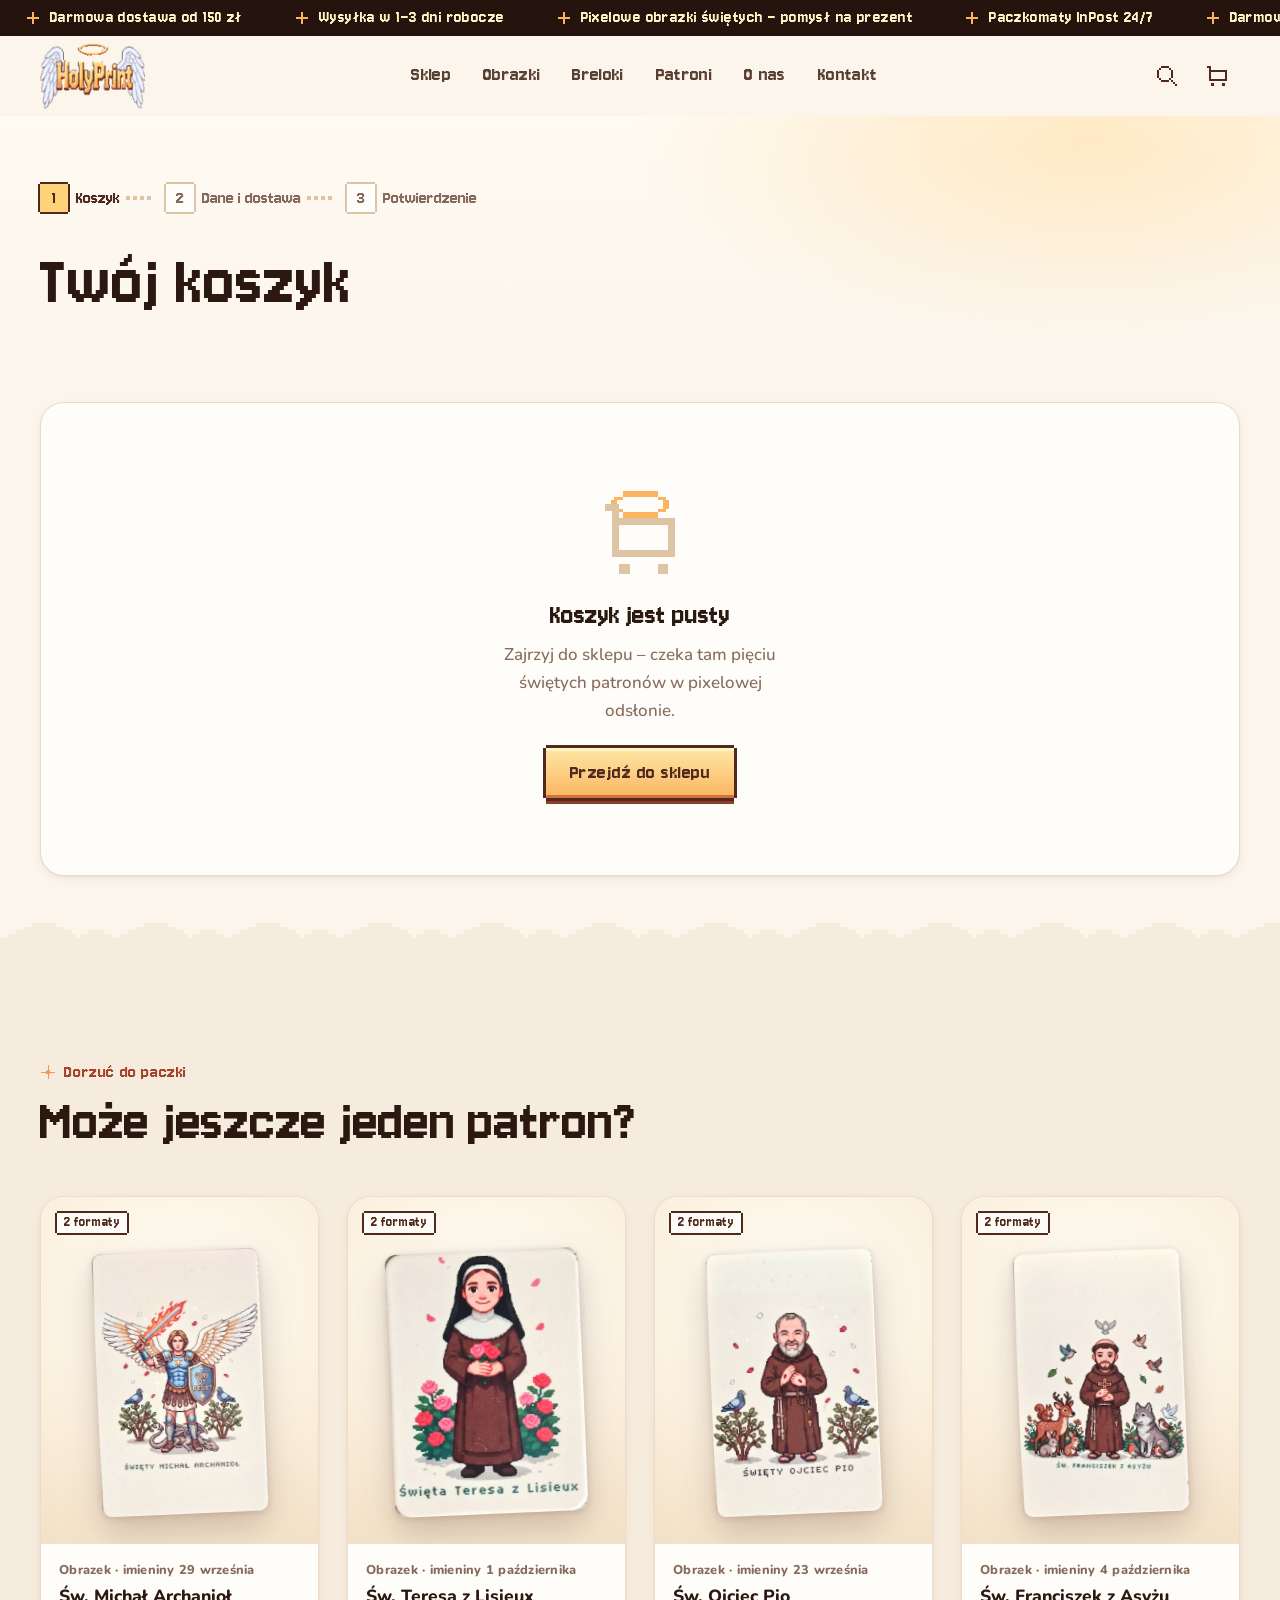
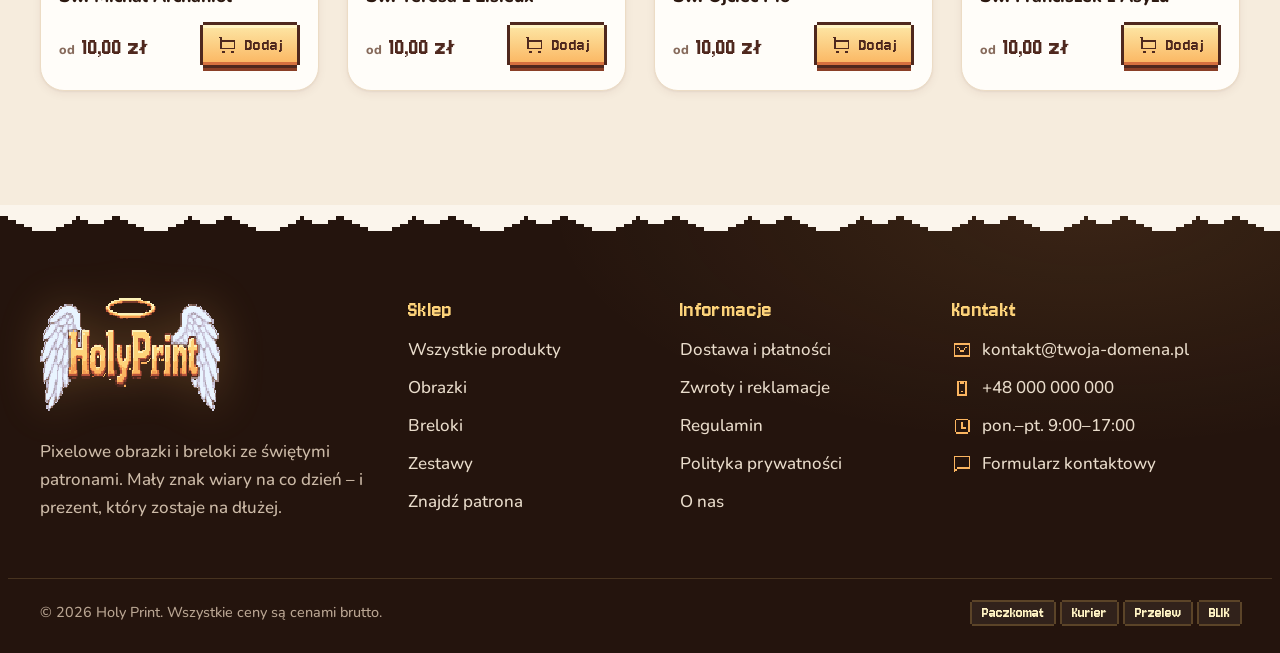
<file: koszyk.html>
<!doctype html>
<html lang="pl">
<head>
  <meta charset="utf-8">
  <meta name="viewport" content="width=device-width, initial-scale=1">
  <title>Koszyk | Holy Print</title>
  <meta name="robots" content="noindex">
  <meta name="theme-color" content="#fbf5ec">
  <link rel="icon" href="favicon.ico" sizes="any">
  <link rel="icon" href="favicon.svg" type="image/svg+xml">
  <link rel="apple-touch-icon" href="apple-touch-icon.png">
  <link rel="manifest" href="site.webmanifest">
  <link rel="preload" href="assets/fonts/jersey-10-latin.woff2" as="font" type="font/woff2" crossorigin>
  <link rel="preload" href="assets/fonts/nunito-normal-latin.woff2" as="font" type="font/woff2" crossorigin>
  <link rel="stylesheet" href="assets/css/style.css">
  <script>document.documentElement.classList.add('js');</script>
  <script src="assets/js/config.js" defer></script>
  <script src="assets/js/products.js" defer></script>
  <script src="assets/js/icons.js" defer></script>
  <script src="assets/js/core.js" defer></script>
  <script src="assets/js/ui.js" defer></script>
  <script src="assets/js/pages/cart.js" defer></script>
</head>
<body data-page="cart">
  <a class="skip-link" href="#main">Przejdź do treści</a>
  <header class="site-header" id="site-header"></header>

  <main id="main">
    <section class="page-hero" style="padding-bottom:64px">
      <div class="container page-hero__inner">
        <ol class="steps-bar" aria-label="Etapy zamówienia">
          <li class="is-current"><span class="steps-bar__dot">1</span>Koszyk</li>
          <li><span class="steps-bar__dot">2</span>Dane i dostawa</li>
          <li><span class="steps-bar__dot">3</span>Potwierdzenie</li>
        </ol>
        <h1 class="page-hero__title">Twój koszyk</h1>
      </div>
      <div class="edge-clouds edge-clouds--bottom" style="--edge: var(--bg)" aria-hidden="true"></div>
    </section>

    <section class="section section--tight" style="padding-top:24px">
      <div class="container cart-layout" id="cart-root"></div>
    </section>

    <section class="section section--soft" id="upsell" hidden aria-labelledby="upsell-title">
      <div class="edge-clouds edge-clouds--top" style="--edge: var(--bg-soft)" aria-hidden="true"></div>
      <div class="container">
        <div class="section-head">
          <p class="eyebrow"><span data-icon="sparkle"></span>Dorzuć do paczki</p>
          <h2 class="h2" id="upsell-title">Może jeszcze jeden patron?</h2>
        </div>
        <div class="grid-products" id="upsell-grid"></div>
      </div>
    </section>
  </main>

  <footer class="site-footer" id="site-footer"></footer>
</body>
</html>
</file>
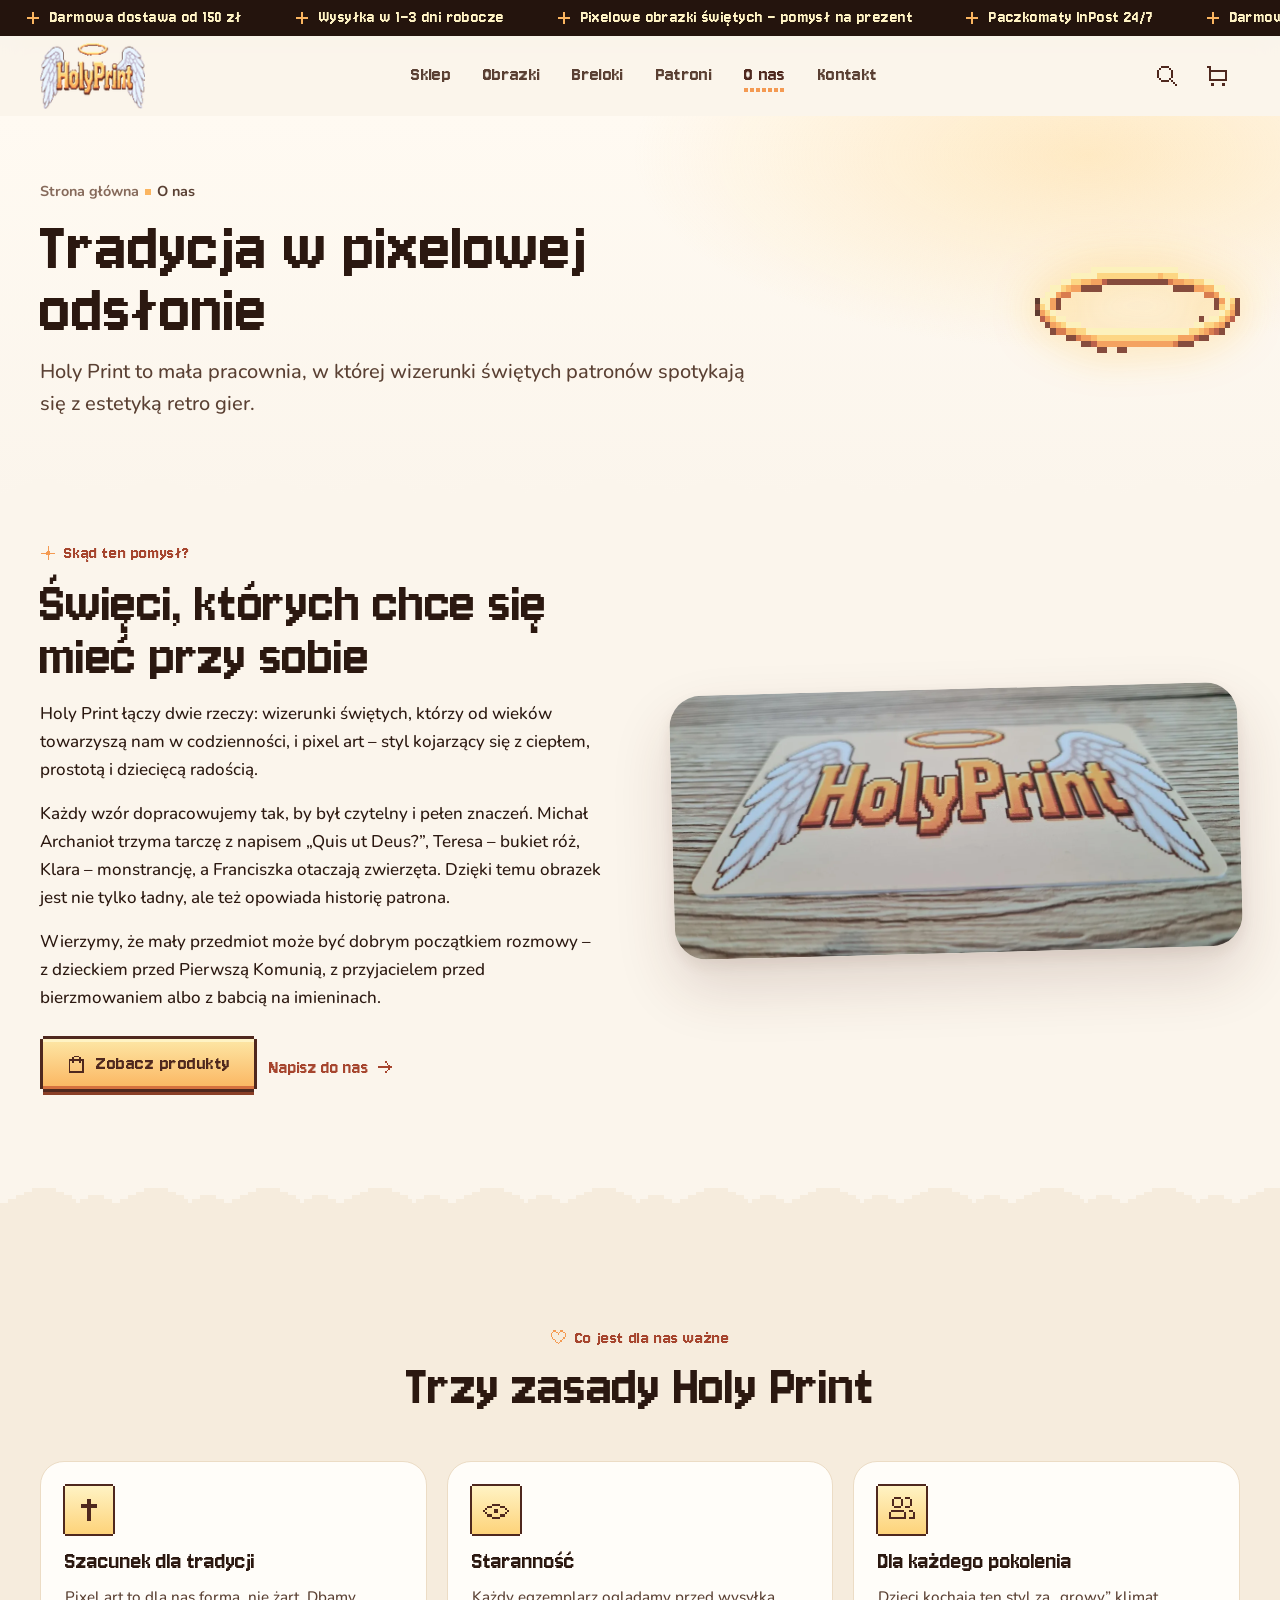
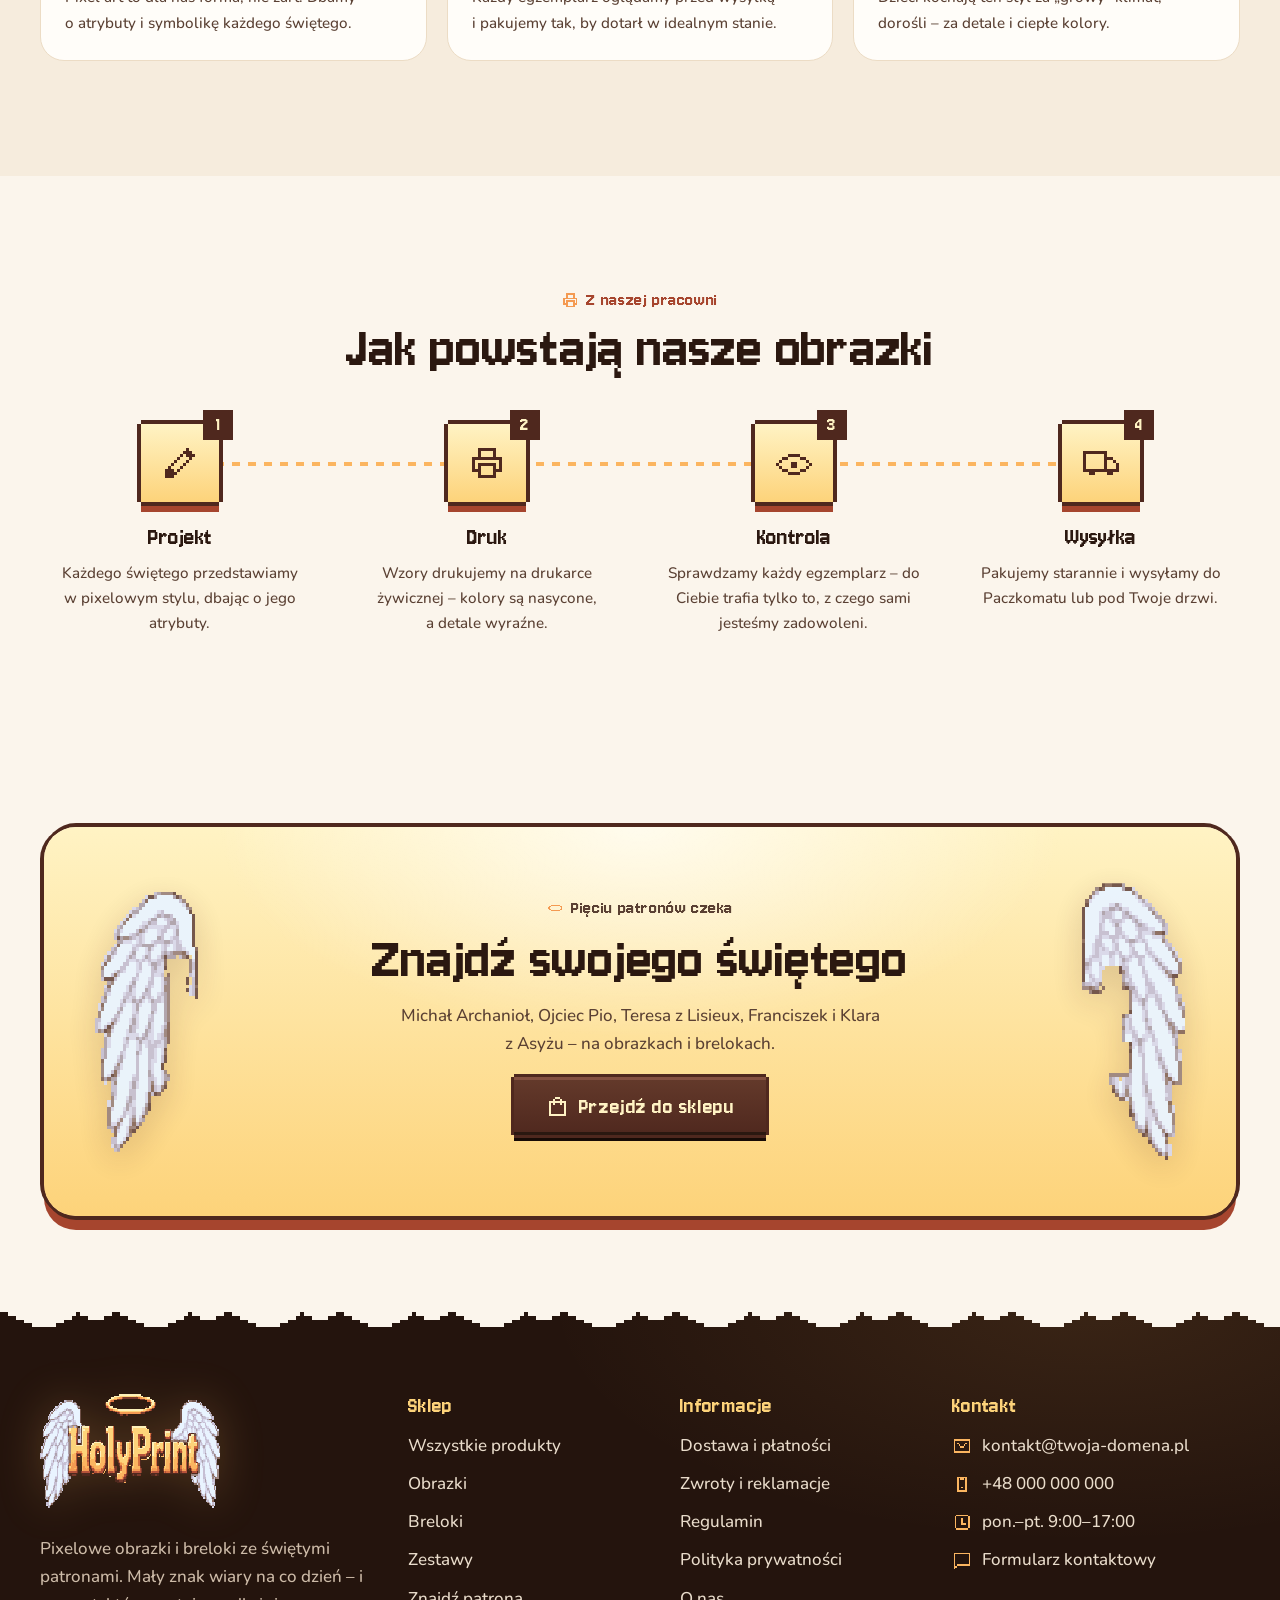
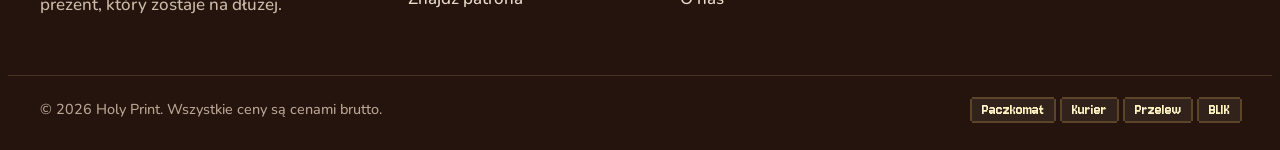
<file: o-nas.html>
<!doctype html>
<html lang="pl">
<head>
  <meta charset="utf-8">
  <meta name="viewport" content="width=device-width, initial-scale=1">
  <title>O nas – tradycja w pixelowej odsłonie | Holy Print</title>
  <meta name="description" content="Holy Print łączy wizerunki świętych patronów z estetyką pixel art. Poznaj naszą pracownię i to, jak powstają obrazki i breloki.">
  <meta name="theme-color" content="#fbf5ec">
  <link rel="icon" href="favicon.ico" sizes="any">
  <link rel="icon" href="favicon.svg" type="image/svg+xml">
  <link rel="apple-touch-icon" href="apple-touch-icon.png">
  <link rel="manifest" href="site.webmanifest">
  <meta property="og:title" content="O nas – Holy Print">
  <meta property="og:image" content="assets/img/og-image.jpg">
  <link rel="preload" href="assets/fonts/jersey-10-latin.woff2" as="font" type="font/woff2" crossorigin>
  <link rel="preload" href="assets/fonts/nunito-normal-latin.woff2" as="font" type="font/woff2" crossorigin>
  <link rel="stylesheet" href="assets/css/style.css">
  <script>document.documentElement.classList.add('js');</script>
  <script src="assets/js/config.js" defer></script>
  <script src="assets/js/products.js" defer></script>
  <script src="assets/js/icons.js" defer></script>
  <script src="assets/js/core.js" defer></script>
  <script src="assets/js/ui.js" defer></script>
</head>
<body data-page="about">
  <a class="skip-link" href="#main">Przejdź do treści</a>
  <header class="site-header" id="site-header"></header>

  <main id="main">
    <section class="page-hero" data-sparkles="12" data-sparkles-x="62-97">
      <img class="page-hero__halo" src="assets/img/aureola.svg" alt="" aria-hidden="true">
      <div class="container page-hero__inner">
        <nav class="breadcrumbs" aria-label="Okruszki"><ol><li><a href="index.html">Strona główna</a></li><li aria-current="page">O nas</li></ol></nav>
        <h1 class="page-hero__title">Tradycja w pixelowej odsłonie</h1>
        <p class="lead">Holy Print to mała pracownia, w której wizerunki świętych patronów spotykają się z estetyką retro gier.</p>
      </div>
      <div class="edge-clouds edge-clouds--bottom" style="--edge: var(--bg)" aria-hidden="true"></div>
    </section>

    <section class="section" style="padding-top:40px">
      <div class="container split">
        <div class="stack reveal">
          <p class="eyebrow"><span data-icon="sparkle"></span>Skąd ten pomysł?</p>
          <h2 class="h2">Święci, których chce się mieć przy sobie</h2>
          <p>Holy Print łączy dwie rzeczy: wizerunki świętych, którzy od wieków towarzyszą nam w&nbsp;codzienności, i&nbsp;pixel art – styl kojarzący się z&nbsp;ciepłem, prostotą i&nbsp;dziecięcą radością.</p>
          <p>Każdy wzór dopracowujemy tak, by był czytelny i&nbsp;pełen znaczeń. Michał Archanioł trzyma tarczę z&nbsp;napisem „Quis ut Deus?”, Teresa – bukiet róż, Klara – monstrancję, a&nbsp;Franciszka otaczają zwierzęta. Dzięki temu obrazek jest nie tylko ładny, ale też opowiada historię patrona.</p>
          <p>Wierzymy, że mały przedmiot może być dobrym początkiem rozmowy – z&nbsp;dzieckiem przed Pierwszą Komunią, z&nbsp;przyjacielem przed bierzmowaniem albo z&nbsp;babcią na imieninach.</p>
          <div class="cluster" style="margin-top:8px">
            <a class="btn btn--primary" href="sklep.html"><span data-icon="shopping-bag"></span>Zobacz produkty</a>
            <a class="link-arrow" href="kontakt.html">Napisz do nas <span data-icon="arrow-right"></span></a>
          </div>
        </div>
        <div class="reveal">
          <img class="about-hero-img" src="assets/img/marka/wizytowka.webp" alt="Wizytówka Holy Print z logo: napis HolyPrint ze skrzydłami i aureolą" width="1400" height="651" loading="lazy">
        </div>
      </div>
    </section>

    <section class="section section--soft">
      <div class="edge-clouds edge-clouds--top" style="--edge: var(--bg-soft)" aria-hidden="true"></div>
      <div class="container">
        <div class="section-head section-head--center reveal">
          <p class="eyebrow"><span data-icon="heart"></span>Co jest dla nas ważne</p>
          <h2 class="h2">Trzy zasady Holy Print</h2>
        </div>
        <div class="values">
          <div class="value reveal"><span class="perk__icon"><span data-icon="cross"></span></span><h3>Szacunek dla tradycji</h3><p>Pixel art to dla nas forma, nie żart. Dbamy o&nbsp;atrybuty i&nbsp;symbolikę każdego świętego.</p></div>
          <div class="value reveal"><span class="perk__icon"><span data-icon="eye"></span></span><h3>Staranność</h3><p>Każdy egzemplarz oglądamy przed wysyłką i&nbsp;pakujemy tak, by dotarł w&nbsp;idealnym stanie.</p></div>
          <div class="value reveal"><span class="perk__icon"><span data-icon="users"></span></span><h3>Dla każdego pokolenia</h3><p>Dzieci kochają ten styl za „growy” klimat, dorośli – za detale i&nbsp;ciepłe kolory.</p></div>
        </div>
      </div>
    </section>

    <section class="section">
      <div class="container">
        <div class="section-head section-head--center reveal">
          <p class="eyebrow"><span data-icon="print"></span>Z naszej pracowni</p>
          <h2 class="h2">Jak powstają nasze obrazki</h2>
        </div>
        <ol class="steps">
          <li class="step reveal"><span class="step__icon"><span data-icon="edit"></span><span class="step__num">1</span></span><h3 class="step__title">Projekt</h3><p class="step__text">Każdego świętego przedstawiamy w&nbsp;pixelowym stylu, dbając o&nbsp;jego atrybuty.</p></li>
          <li class="step reveal"><span class="step__icon"><span data-icon="print"></span><span class="step__num">2</span></span><h3 class="step__title">Druk</h3><p class="step__text">Wzory drukujemy na drukarce żywicznej – kolory są nasycone, a&nbsp;detale wyraźne.</p></li>
          <li class="step reveal"><span class="step__icon"><span data-icon="eye"></span><span class="step__num">3</span></span><h3 class="step__title">Kontrola</h3><p class="step__text">Sprawdzamy każdy egzemplarz – do Ciebie trafia tylko to, z&nbsp;czego sami jesteśmy zadowoleni.</p></li>
          <li class="step reveal"><span class="step__icon"><span data-icon="truck"></span><span class="step__num">4</span></span><h3 class="step__title">Wysyłka</h3><p class="step__text">Pakujemy starannie i&nbsp;wysyłamy do Paczkomatu lub pod Twoje drzwi.</p></li>
        </ol>
      </div>
    </section>

    <section class="section section--tight cta-band">
      <div class="container">
        <div class="cta reveal">
          <img class="cta__wing cta__wing--l" src="assets/img/skrzydlo-lewe.svg" alt="" aria-hidden="true" loading="lazy">
          <img class="cta__wing cta__wing--r" src="assets/img/skrzydlo-prawe.svg" alt="" aria-hidden="true" loading="lazy">
          <p class="eyebrow"><span data-icon="halo"></span>Pięciu patronów czeka</p>
          <h2 class="h2">Znajdź swojego świętego</h2>
          <p>Michał Archanioł, Ojciec Pio, Teresa z&nbsp;Lisieux, Franciszek i&nbsp;Klara z&nbsp;Asyżu – na obrazkach i&nbsp;brelokach.</p>
          <a class="btn btn--dark btn--lg" href="sklep.html"><span data-icon="shopping-bag"></span>Przejdź do sklepu</a>
        </div>
      </div>
    </section>
  </main>

  <footer class="site-footer" id="site-footer"></footer>
</body>
</html>
</file>
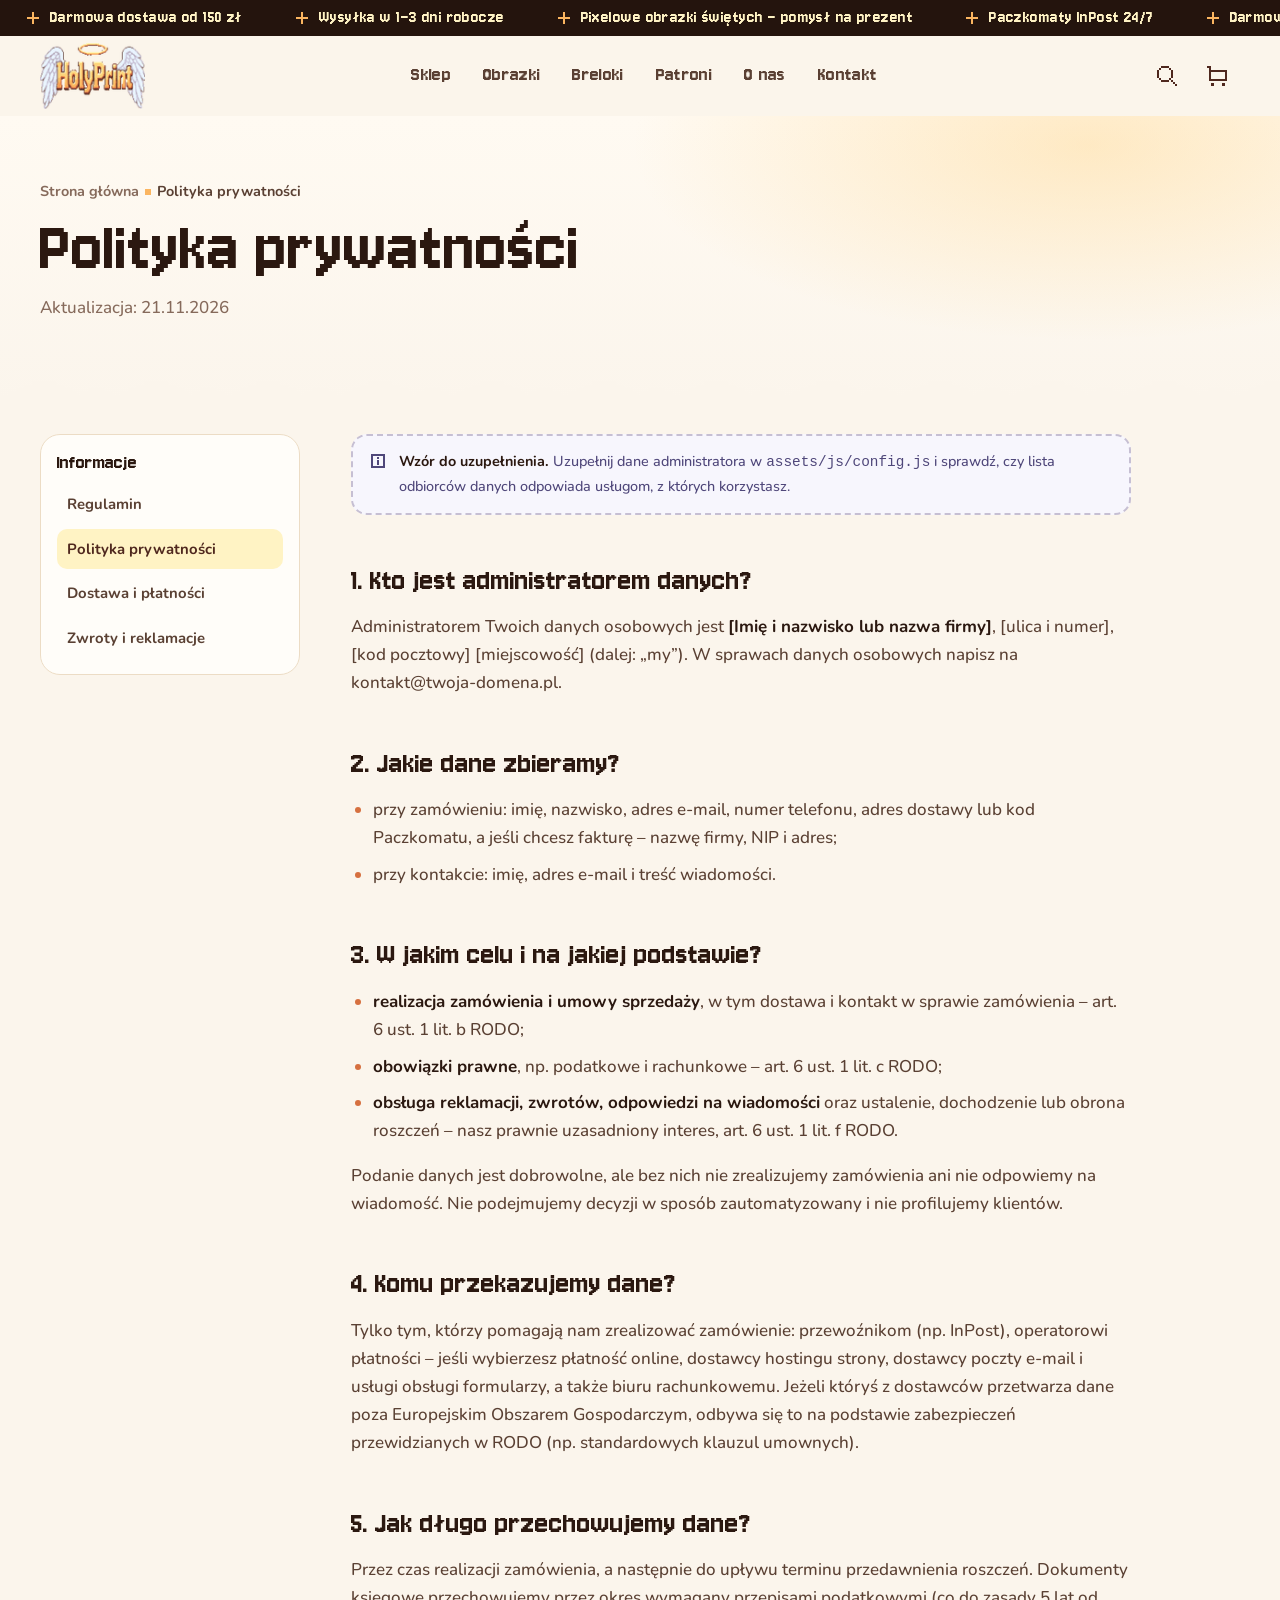
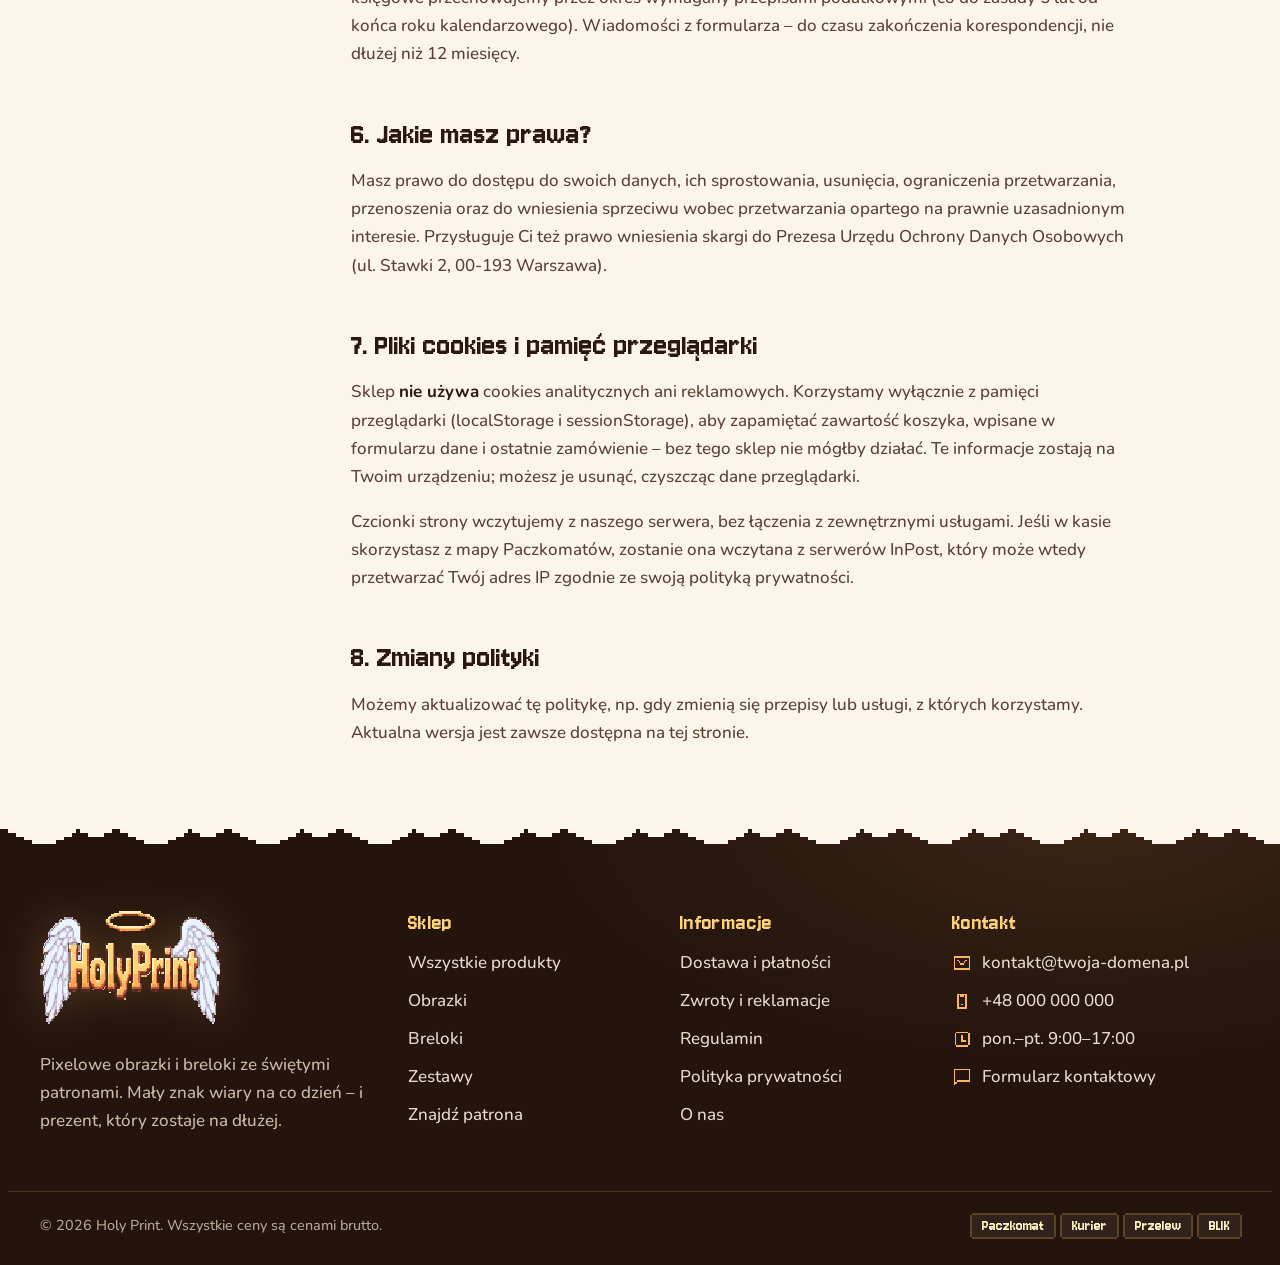
<file: polityka-prywatnosci.html>
<!doctype html>
<html lang="pl">
<head>
  <meta charset="utf-8">
  <meta name="viewport" content="width=device-width, initial-scale=1">
  <title>Polityka prywatności | Holy Print</title>
  <meta name="description" content="Polityka prywatności sklepu Holy Print – jakie dane zbieramy, po co i jakie masz prawa.">
  <meta name="theme-color" content="#fbf5ec">
  <link rel="icon" href="favicon.ico" sizes="any">
  <link rel="icon" href="favicon.svg" type="image/svg+xml">
  <link rel="apple-touch-icon" href="apple-touch-icon.png">
  <link rel="manifest" href="site.webmanifest">
  <link rel="preload" href="assets/fonts/jersey-10-latin.woff2" as="font" type="font/woff2" crossorigin>
  <link rel="preload" href="assets/fonts/nunito-normal-latin.woff2" as="font" type="font/woff2" crossorigin>
  <link rel="stylesheet" href="assets/css/style.css">
  <script>document.documentElement.classList.add('js');</script>
  <script src="assets/js/config.js" defer></script>
  <script src="assets/js/products.js" defer></script>
  <script src="assets/js/icons.js" defer></script>
  <script src="assets/js/core.js" defer></script>
  <script src="assets/js/ui.js" defer></script>
  <script src="assets/js/pages/legal.js" defer></script>
</head>
<body data-page="legal">
  <a class="skip-link" href="#main">Przejdź do treści</a>
  <header class="site-header" id="site-header"></header>

  <main id="main">
    <section class="page-hero">
      <div class="container page-hero__inner">
        <nav class="breadcrumbs" aria-label="Okruszki"><ol><li><a href="index.html">Strona główna</a></li><li aria-current="page">Polityka prywatności</li></ol></nav>
        <h1 class="page-hero__title">Polityka prywatności</h1>
        <p class="muted">Aktualizacja: <span data-cfg="legal.termsUpdated"></span></p>
      </div>
      <div class="edge-clouds edge-clouds--bottom" style="--edge: var(--bg)" aria-hidden="true"></div>
    </section>

    <section class="section section--tight" style="padding-top:28px">
      <div class="container legal-layout">
        <nav class="legal-nav" aria-label="Informacje">
          <p>Informacje</p>
          <a href="regulamin.html">Regulamin</a>
          <a href="polityka-prywatnosci.html">Polityka prywatności</a>
          <a href="dostawa-i-platnosci.html">Dostawa i płatności</a>
          <a href="zwroty-i-reklamacje.html">Zwroty i reklamacje</a>
        </nav>

        <article class="prose">
          <div class="template-note" data-template-note hidden><span data-icon="info-box"></span><span><strong>Wzór do uzupełnienia.</strong> Uzupełnij dane administratora w <code>assets/js/config.js</code> i sprawdź, czy lista odbiorców danych odpowiada usługom, z których korzystasz.</span></div>

          <h2>1. Kto jest administratorem danych?</h2>
          <p>Administratorem Twoich danych osobowych jest <strong data-cfg="seller.legalName"></strong>, <span data-cfg="seller.address"></span> (dalej: „my”). W sprawach danych osobowych napisz na <span data-cfg="contact.email"></span>.</p>

          <h2>2. Jakie dane zbieramy?</h2>
          <ul>
            <li>przy zamówieniu: imię, nazwisko, adres e-mail, numer telefonu, adres dostawy lub kod Paczkomatu, a jeśli chcesz fakturę – nazwę firmy, NIP i adres;</li>
            <li>przy kontakcie: imię, adres e-mail i treść wiadomości.</li>
          </ul>

          <h2>3. W jakim celu i na jakiej podstawie?</h2>
          <ul>
            <li><strong>realizacja zamówienia i umowy sprzedaży</strong>, w tym dostawa i kontakt w sprawie zamówienia – art. 6 ust. 1 lit. b RODO;</li>
            <li><strong>obowiązki prawne</strong>, np. podatkowe i rachunkowe – art. 6 ust. 1 lit. c RODO;</li>
            <li><strong>obsługa reklamacji, zwrotów, odpowiedzi na wiadomości</strong> oraz ustalenie, dochodzenie lub obrona roszczeń – nasz prawnie uzasadniony interes, art. 6 ust. 1 lit. f RODO.</li>
          </ul>
          <p>Podanie danych jest dobrowolne, ale bez nich nie zrealizujemy zamówienia ani nie odpowiemy na wiadomość. Nie podejmujemy decyzji w sposób zautomatyzowany i nie profilujemy klientów.</p>

          <h2>4. Komu przekazujemy dane?</h2>
          <p>Tylko tym, którzy pomagają nam zrealizować zamówienie: przewoźnikom (np. InPost), operatorowi płatności – jeśli wybierzesz płatność online, dostawcy hostingu strony, dostawcy poczty e-mail i usługi obsługi formularzy, a także biuru rachunkowemu. Jeżeli któryś z dostawców przetwarza dane poza Europejskim Obszarem Gospodarczym, odbywa się to na podstawie zabezpieczeń przewidzianych w RODO (np. standardowych klauzul umownych).</p>

          <h2>5. Jak długo przechowujemy dane?</h2>
          <p>Przez czas realizacji zamówienia, a następnie do upływu terminu przedawnienia roszczeń. Dokumenty księgowe przechowujemy przez okres wymagany przepisami podatkowymi (co do zasady 5 lat od końca roku kalendarzowego). Wiadomości z formularza – do czasu zakończenia korespondencji, nie dłużej niż 12 miesięcy.</p>

          <h2>6. Jakie masz prawa?</h2>
          <p>Masz prawo do dostępu do swoich danych, ich sprostowania, usunięcia, ograniczenia przetwarzania, przenoszenia oraz do wniesienia sprzeciwu wobec przetwarzania opartego na prawnie uzasadnionym interesie. Przysługuje Ci też prawo wniesienia skargi do Prezesa Urzędu Ochrony Danych Osobowych (ul. Stawki 2, 00-193 Warszawa).</p>

          <h2>7. Pliki cookies i pamięć przeglądarki</h2>
          <p>Sklep <strong>nie używa</strong> cookies analitycznych ani reklamowych. Korzystamy wyłącznie z pamięci przeglądarki (localStorage i sessionStorage), aby zapamiętać zawartość koszyka, wpisane w formularzu dane i ostatnie zamówienie – bez tego sklep nie mógłby działać. Te informacje zostają na Twoim urządzeniu; możesz je usunąć, czyszcząc dane przeglądarki.</p>
          <p>Czcionki strony wczytujemy z naszego serwera, bez łączenia z zewnętrznymi usługami. Jeśli w kasie skorzystasz z mapy Paczkomatów, zostanie ona wczytana z serwerów InPost, który może wtedy przetwarzać Twój adres IP zgodnie ze swoją polityką prywatności.</p>

          <h2>8. Zmiany polityki</h2>
          <p>Możemy aktualizować tę politykę, np. gdy zmienią się przepisy lub usługi, z których korzystamy. Aktualna wersja jest zawsze dostępna na tej stronie.</p>
        </article>
      </div>
    </section>
  </main>

  <footer class="site-footer" id="site-footer"></footer>
</body>
</html>
</file>
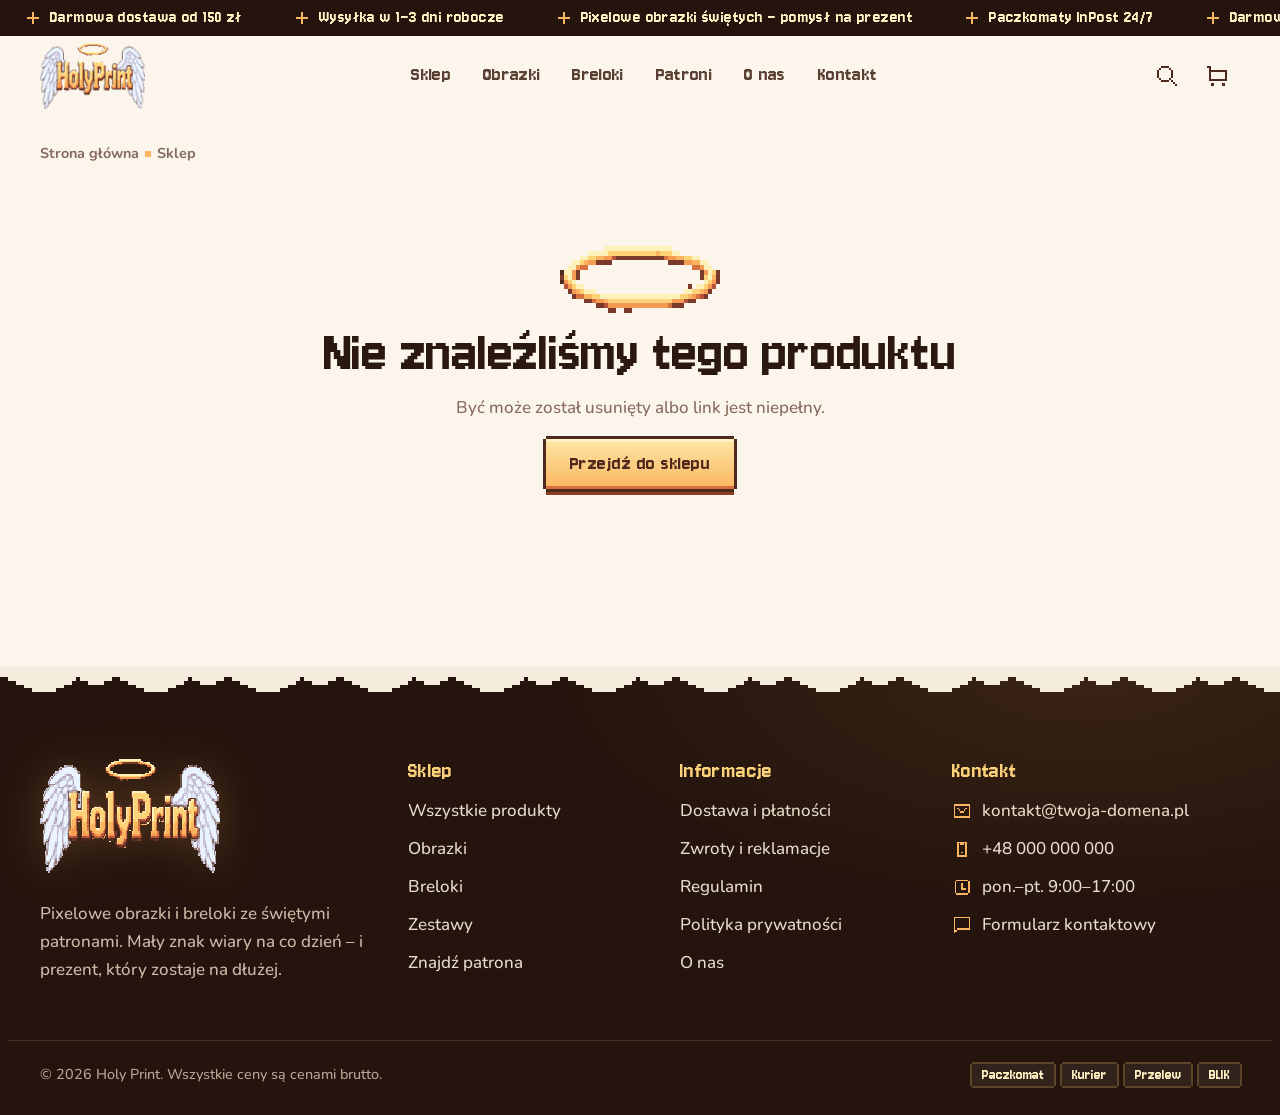
<file: produkt.html>
<!doctype html>
<html lang="pl">
<head>
  <meta charset="utf-8">
  <meta name="viewport" content="width=device-width, initial-scale=1">
  <title>Produkt | Holy Print</title>
  <meta name="description" content="Pixelowe obrazki i breloki ze świętymi patronami – Holy Print.">
  <meta name="theme-color" content="#fbf5ec">
  <link rel="icon" href="favicon.ico" sizes="any">
  <link rel="icon" href="favicon.svg" type="image/svg+xml">
  <link rel="apple-touch-icon" href="apple-touch-icon.png">
  <link rel="manifest" href="site.webmanifest">
  <meta property="og:type" content="product">
  <meta property="og:site_name" content="Holy Print">
  <meta property="og:title" content="Holy Print – obrazki i breloki ze świętymi">
  <meta property="og:image" content="assets/img/og-image.jpg">
  <meta property="og:locale" content="pl_PL">
  <link rel="preload" href="assets/fonts/jersey-10-latin.woff2" as="font" type="font/woff2" crossorigin>
  <link rel="preload" href="assets/fonts/nunito-normal-latin.woff2" as="font" type="font/woff2" crossorigin>
  <link rel="stylesheet" href="assets/css/style.css">
  <script>document.documentElement.classList.add('js');</script>
  <script src="assets/js/config.js" defer></script>
  <script src="assets/js/products.js" defer></script>
  <script src="assets/js/icons.js" defer></script>
  <script src="assets/js/core.js" defer></script>
  <script src="assets/js/ui.js" defer></script>
  <script src="assets/js/pages/product.js" defer></script>
</head>
<body data-page="product">
  <a class="skip-link" href="#main">Przejdź do treści</a>
  <header class="site-header" id="site-header"></header>

  <main id="main">
    <section class="product">
      <div class="container">
        <nav class="breadcrumbs" aria-label="Okruszki"><ol id="crumbs"><li><a href="index.html">Strona główna</a></li><li><a href="sklep.html">Sklep</a></li></ol></nav>
        <div id="product-root"><p class="muted" style="padding:60px 0">Wczytywanie produktu…</p></div>
      </div>
    </section>

    <section class="section section--soft" id="related-section" hidden aria-labelledby="related-title">
      <div class="edge-clouds edge-clouds--top" style="--edge: var(--bg-soft)" aria-hidden="true"></div>
      <div class="container">
        <div class="section-head">
          <p class="eyebrow"><span data-icon="sparkle"></span>Zobacz też</p>
          <h2 class="h2" id="related-title">Może Ci się spodobać</h2>
        </div>
        <div class="grid-products" id="related"></div>
      </div>
    </section>
  </main>

  <div class="sticky-buy" id="sticky-buy" aria-hidden="true"></div>
  <footer class="site-footer" id="site-footer" style="--footer-edge: var(--bg-soft)"></footer>
</body>
</html>
</file>
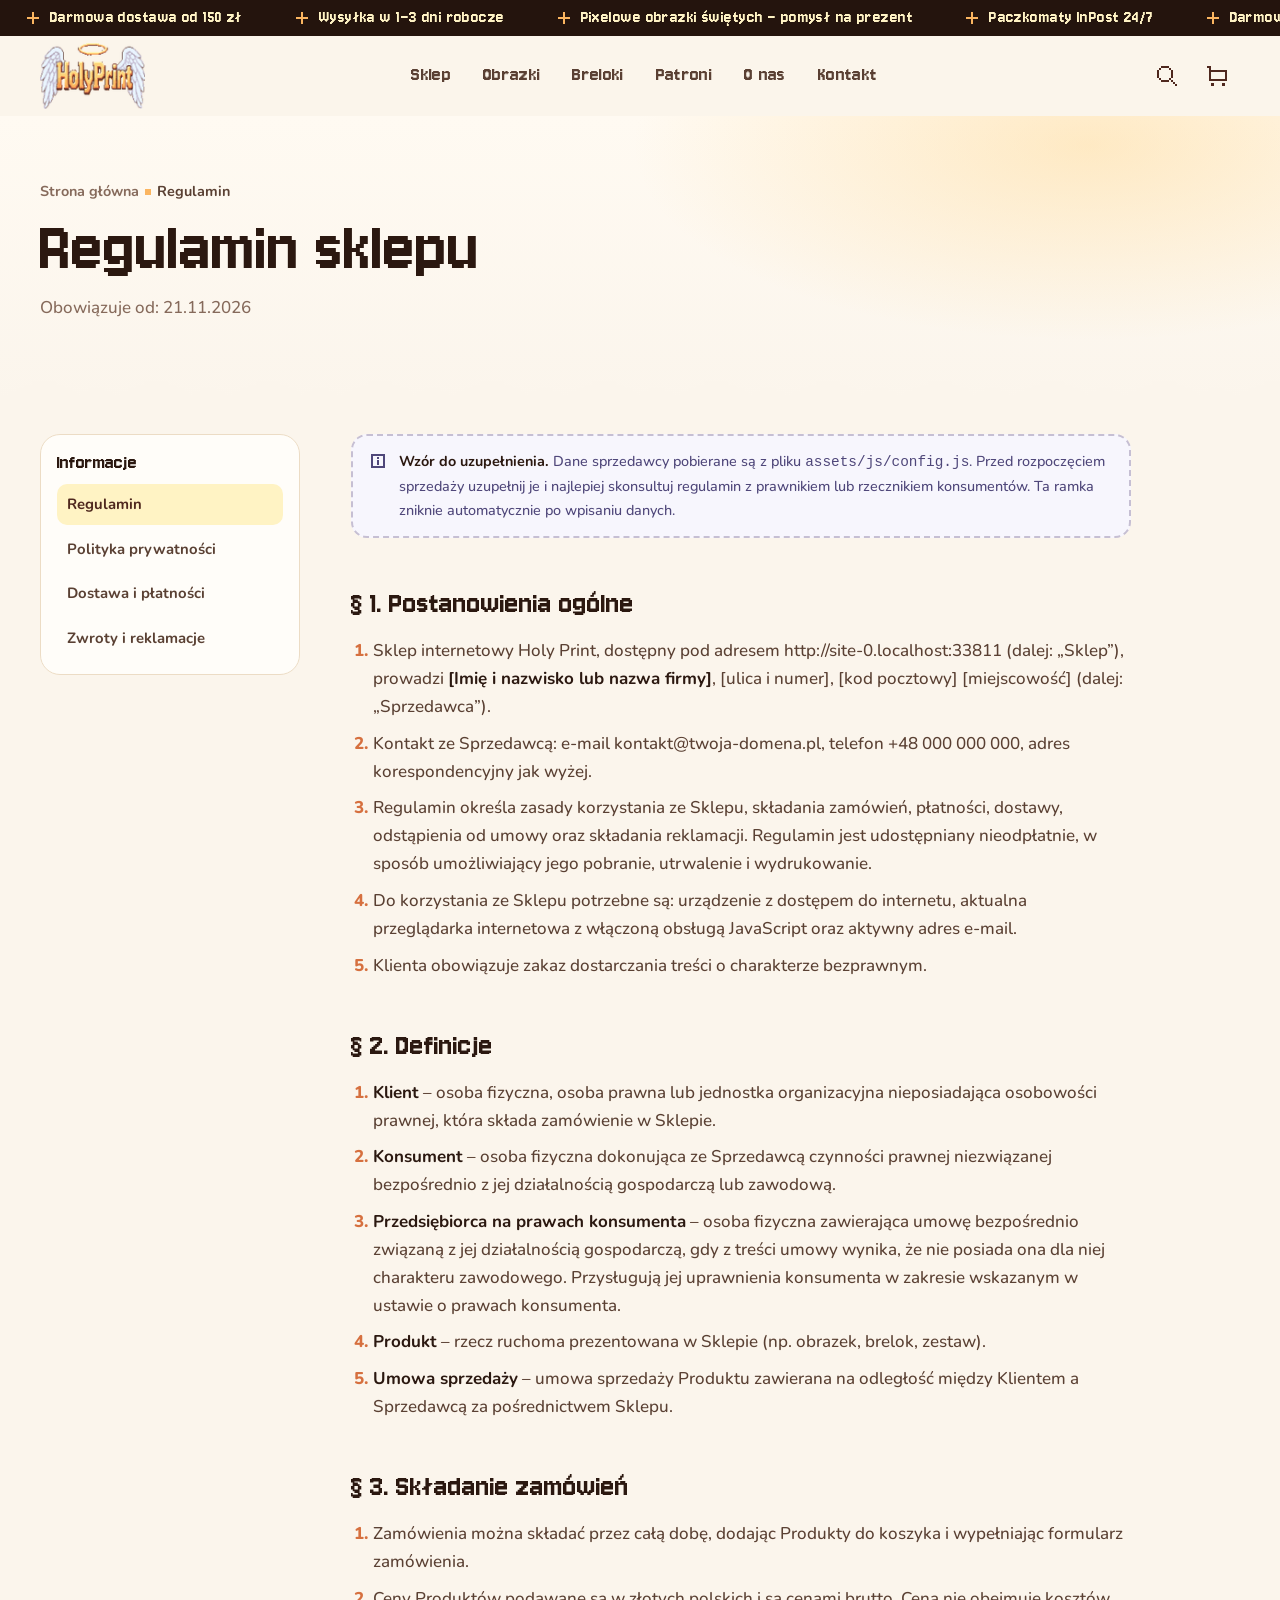
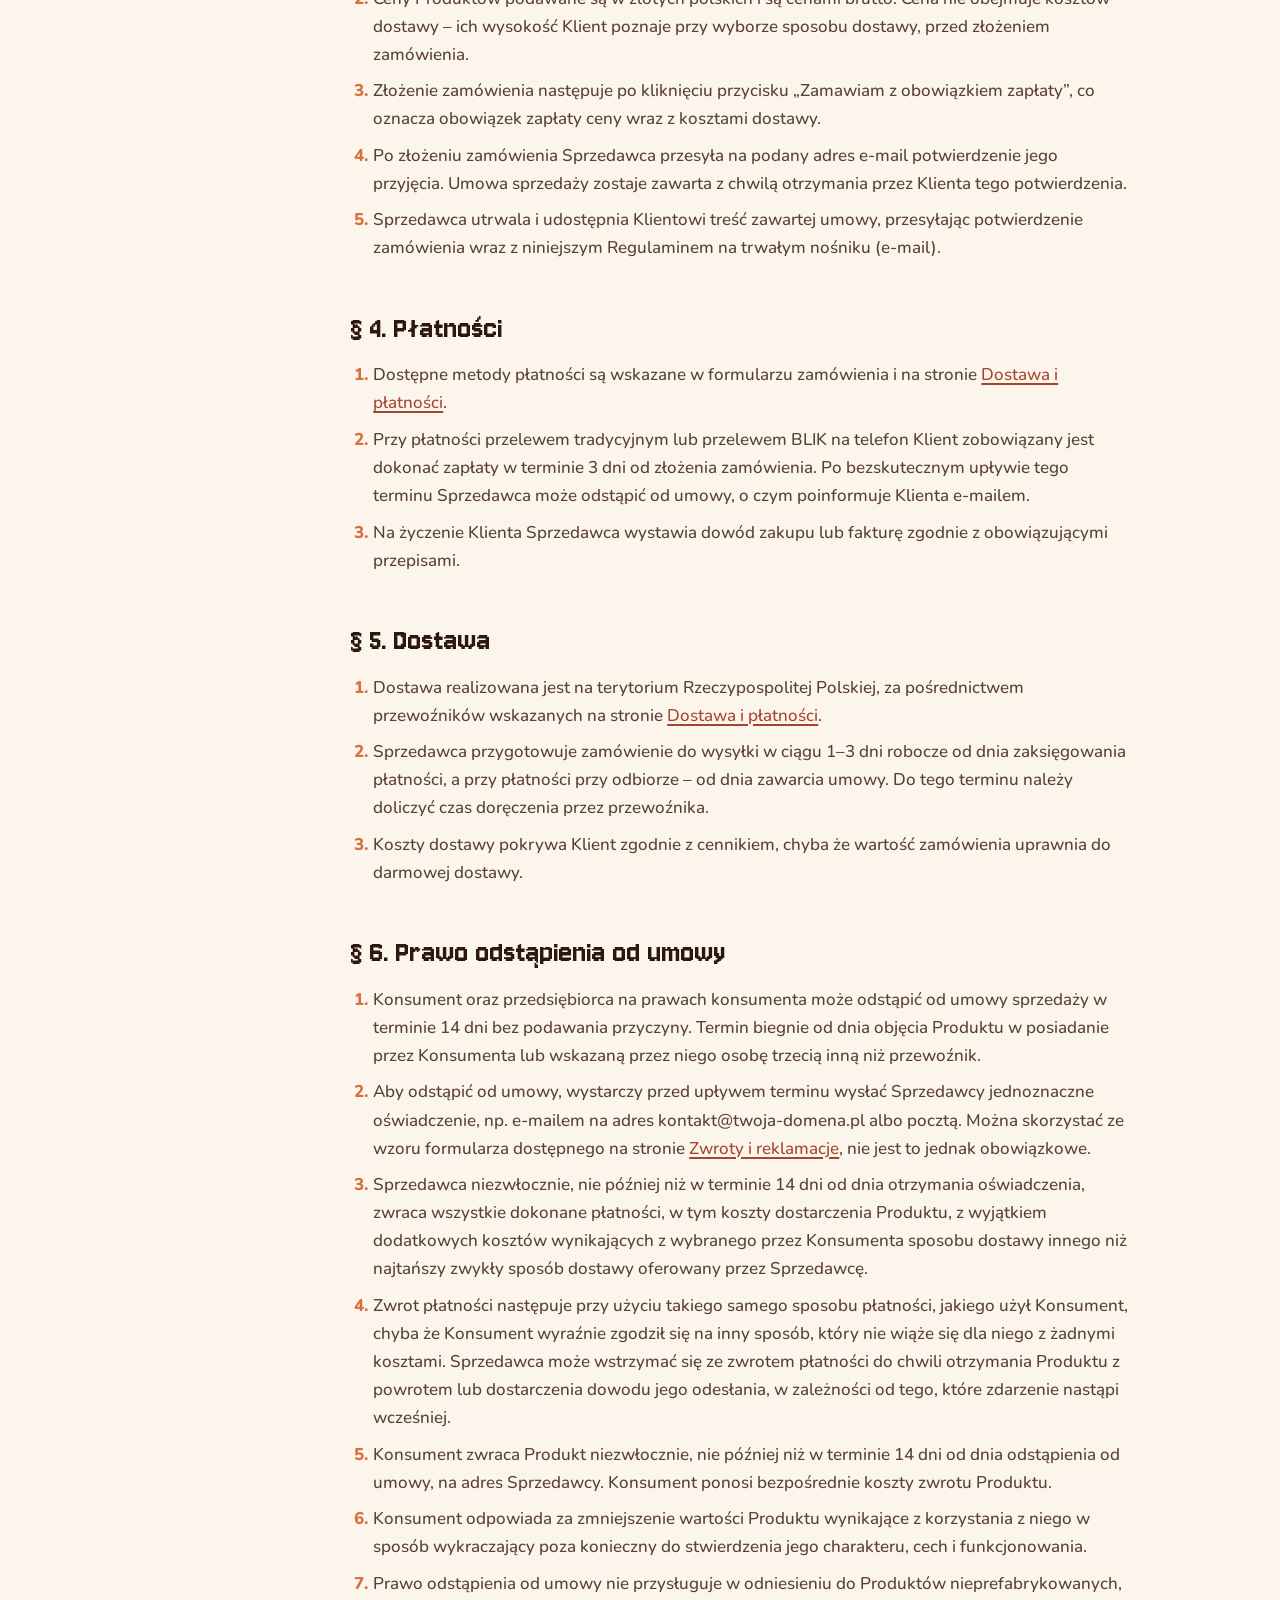
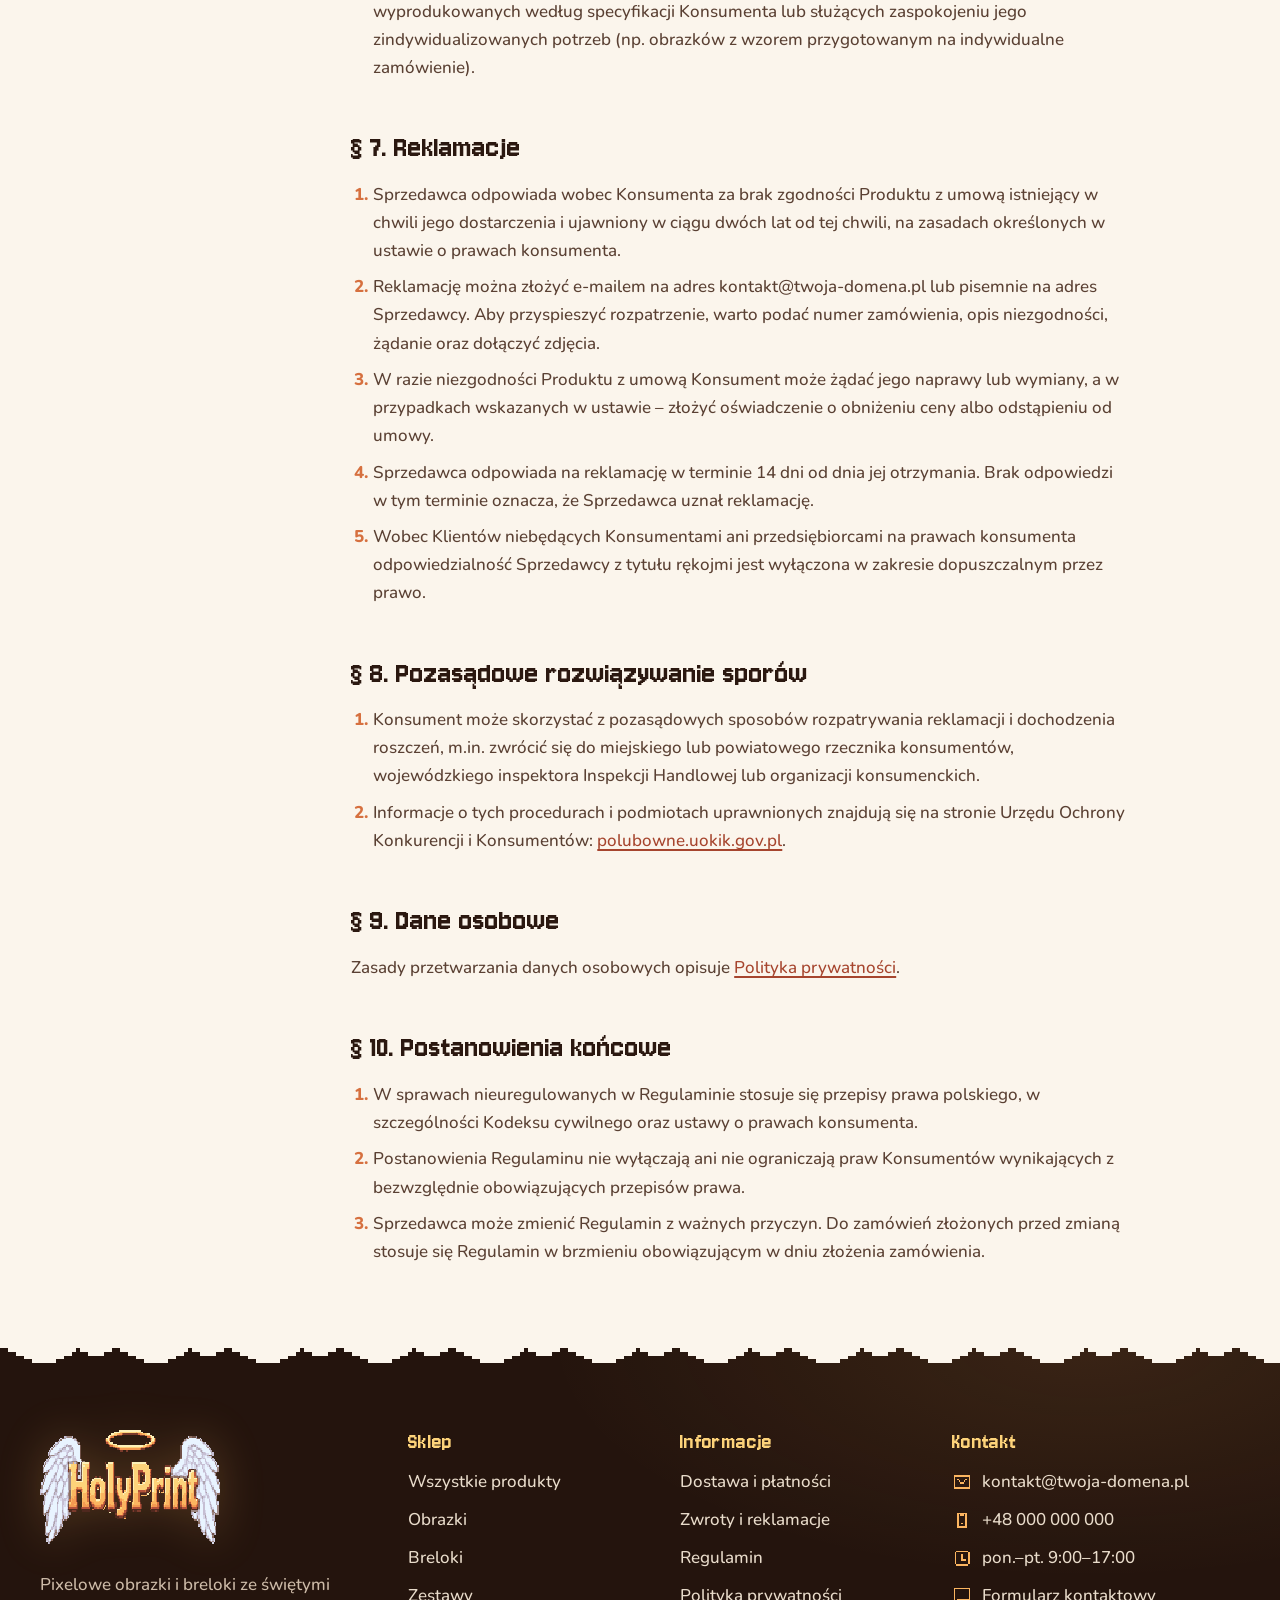
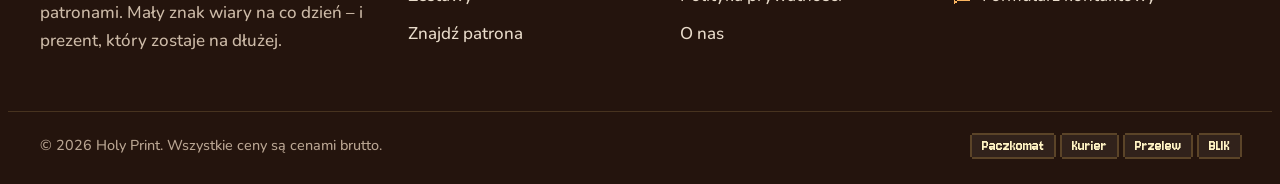
<file: regulamin.html>
<!doctype html>
<html lang="pl">
<head>
  <meta charset="utf-8">
  <meta name="viewport" content="width=device-width, initial-scale=1">
  <title>Regulamin sklepu | Holy Print</title>
  <meta name="description" content="Regulamin sklepu internetowego Holy Print – zamówienia, płatności, dostawa, odstąpienie od umowy i reklamacje.">
  <meta name="theme-color" content="#fbf5ec">
  <link rel="icon" href="favicon.ico" sizes="any">
  <link rel="icon" href="favicon.svg" type="image/svg+xml">
  <link rel="apple-touch-icon" href="apple-touch-icon.png">
  <link rel="manifest" href="site.webmanifest">
  <link rel="preload" href="assets/fonts/jersey-10-latin.woff2" as="font" type="font/woff2" crossorigin>
  <link rel="preload" href="assets/fonts/nunito-normal-latin.woff2" as="font" type="font/woff2" crossorigin>
  <link rel="stylesheet" href="assets/css/style.css">
  <script>document.documentElement.classList.add('js');</script>
  <script src="assets/js/config.js" defer></script>
  <script src="assets/js/products.js" defer></script>
  <script src="assets/js/icons.js" defer></script>
  <script src="assets/js/core.js" defer></script>
  <script src="assets/js/ui.js" defer></script>
  <script src="assets/js/pages/legal.js" defer></script>
</head>
<body data-page="legal">
  <a class="skip-link" href="#main">Przejdź do treści</a>
  <header class="site-header" id="site-header"></header>

  <main id="main">
    <section class="page-hero">
      <div class="container page-hero__inner">
        <nav class="breadcrumbs" aria-label="Okruszki"><ol><li><a href="index.html">Strona główna</a></li><li aria-current="page">Regulamin</li></ol></nav>
        <h1 class="page-hero__title">Regulamin sklepu</h1>
        <p class="muted">Obowiązuje od: <span data-cfg="legal.termsUpdated"></span></p>
      </div>
      <div class="edge-clouds edge-clouds--bottom" style="--edge: var(--bg)" aria-hidden="true"></div>
    </section>

    <section class="section section--tight" style="padding-top:28px">
      <div class="container legal-layout">
        <nav class="legal-nav" aria-label="Informacje">
          <p>Informacje</p>
          <a href="regulamin.html">Regulamin</a>
          <a href="polityka-prywatnosci.html">Polityka prywatności</a>
          <a href="dostawa-i-platnosci.html">Dostawa i płatności</a>
          <a href="zwroty-i-reklamacje.html">Zwroty i reklamacje</a>
        </nav>

        <article class="prose">
          <div class="template-note" data-template-note hidden><span data-icon="info-box"></span><span><strong>Wzór do uzupełnienia.</strong> Dane sprzedawcy pobierane są z pliku <code>assets/js/config.js</code>. Przed rozpoczęciem sprzedaży uzupełnij je i najlepiej skonsultuj regulamin z prawnikiem lub rzecznikiem konsumentów. Ta ramka zniknie automatycznie po wpisaniu danych.</span></div>

          <h2>§ 1. Postanowienia ogólne</h2>
          <ol>
            <li>Sklep internetowy Holy Print, dostępny pod adresem <span data-shop-url></span> (dalej: „Sklep”), prowadzi <strong data-cfg="seller.legalName"></strong>, <span data-cfg="seller.address"></span><span data-if-nip hidden>, NIP: <span data-cfg="seller.nip"></span></span><span data-if-regon hidden>, REGON: <span data-cfg="seller.regon"></span></span> (dalej: „Sprzedawca”).</li>
            <li>Kontakt ze Sprzedawcą: e-mail <span data-cfg="contact.email"></span>, telefon <span data-cfg="contact.phone" data-cfg-empty="—"></span>, adres korespondencyjny jak wyżej.</li>
            <li>Regulamin określa zasady korzystania ze Sklepu, składania zamówień, płatności, dostawy, odstąpienia od umowy oraz składania reklamacji. Regulamin jest udostępniany nieodpłatnie, w sposób umożliwiający jego pobranie, utrwalenie i wydrukowanie.</li>
            <li>Do korzystania ze Sklepu potrzebne są: urządzenie z dostępem do internetu, aktualna przeglądarka internetowa z włączoną obsługą JavaScript oraz aktywny adres e-mail.</li>
            <li>Klienta obowiązuje zakaz dostarczania treści o charakterze bezprawnym.</li>
          </ol>

          <h2>§ 2. Definicje</h2>
          <ol>
            <li><strong>Klient</strong> – osoba fizyczna, osoba prawna lub jednostka organizacyjna nieposiadająca osobowości prawnej, która składa zamówienie w Sklepie.</li>
            <li><strong>Konsument</strong> – osoba fizyczna dokonująca ze Sprzedawcą czynności prawnej niezwiązanej bezpośrednio z jej działalnością gospodarczą lub zawodową.</li>
            <li><strong>Przedsiębiorca na prawach konsumenta</strong> – osoba fizyczna zawierająca umowę bezpośrednio związaną z jej działalnością gospodarczą, gdy z treści umowy wynika, że nie posiada ona dla niej charakteru zawodowego. Przysługują jej uprawnienia konsumenta w zakresie wskazanym w ustawie o prawach konsumenta.</li>
            <li><strong>Produkt</strong> – rzecz ruchoma prezentowana w Sklepie (np. obrazek, brelok, zestaw).</li>
            <li><strong>Umowa sprzedaży</strong> – umowa sprzedaży Produktu zawierana na odległość między Klientem a Sprzedawcą za pośrednictwem Sklepu.</li>
          </ol>

          <h2>§ 3. Składanie zamówień</h2>
          <ol>
            <li>Zamówienia można składać przez całą dobę, dodając Produkty do koszyka i wypełniając formularz zamówienia.</li>
            <li>Ceny Produktów podawane są w złotych polskich i są cenami brutto. Cena nie obejmuje kosztów dostawy – ich wysokość Klient poznaje przy wyborze sposobu dostawy, przed złożeniem zamówienia.</li>
            <li>Złożenie zamówienia następuje po kliknięciu przycisku „Zamawiam z obowiązkiem zapłaty”, co oznacza obowiązek zapłaty ceny wraz z kosztami dostawy.</li>
            <li>Po złożeniu zamówienia Sprzedawca przesyła na podany adres e-mail potwierdzenie jego przyjęcia. Umowa sprzedaży zostaje zawarta z chwilą otrzymania przez Klienta tego potwierdzenia.</li>
            <li>Sprzedawca utrwala i udostępnia Klientowi treść zawartej umowy, przesyłając potwierdzenie zamówienia wraz z niniejszym Regulaminem na trwałym nośniku (e-mail).</li>
          </ol>

          <h2>§ 4. Płatności</h2>
          <ol>
            <li>Dostępne metody płatności są wskazane w formularzu zamówienia i na stronie <a href="dostawa-i-platnosci.html">Dostawa i płatności</a>.</li>
            <li>Przy płatności przelewem tradycyjnym lub przelewem BLIK na telefon Klient zobowiązany jest dokonać zapłaty w terminie <span data-cfg="payments.payWithinDays"></span> dni od złożenia zamówienia. Po bezskutecznym upływie tego terminu Sprzedawca może odstąpić od umowy, o czym poinformuje Klienta e-mailem.</li>
            <li>Na życzenie Klienta Sprzedawca wystawia dowód zakupu lub fakturę zgodnie z obowiązującymi przepisami.</li>
          </ol>

          <h2>§ 5. Dostawa</h2>
          <ol>
            <li>Dostawa realizowana jest na terytorium Rzeczypospolitej Polskiej, za pośrednictwem przewoźników wskazanych na stronie <a href="dostawa-i-platnosci.html">Dostawa i płatności</a>.</li>
            <li>Sprzedawca przygotowuje zamówienie do wysyłki w ciągu <span data-cfg="shop.processingTime"></span> od dnia zaksięgowania płatności, a przy płatności przy odbiorze – od dnia zawarcia umowy. Do tego terminu należy doliczyć czas doręczenia przez przewoźnika.</li>
            <li>Koszty dostawy pokrywa Klient zgodnie z cennikiem, chyba że wartość zamówienia uprawnia do darmowej dostawy.</li>
          </ol>

          <h2>§ 6. Prawo odstąpienia od umowy</h2>
          <ol>
            <li>Konsument oraz przedsiębiorca na prawach konsumenta może odstąpić od umowy sprzedaży w terminie <span data-cfg="legal.returnDays"></span> dni bez podawania przyczyny. Termin biegnie od dnia objęcia Produktu w posiadanie przez Konsumenta lub wskazaną przez niego osobę trzecią inną niż przewoźnik.</li>
            <li>Aby odstąpić od umowy, wystarczy przed upływem terminu wysłać Sprzedawcy jednoznaczne oświadczenie, np. e-mailem na adres <span data-cfg="contact.email"></span> albo pocztą. Można skorzystać ze wzoru formularza dostępnego na stronie <a href="zwroty-i-reklamacje.html">Zwroty i reklamacje</a>, nie jest to jednak obowiązkowe.</li>
            <li>Sprzedawca niezwłocznie, nie później niż w terminie 14 dni od dnia otrzymania oświadczenia, zwraca wszystkie dokonane płatności, w tym koszty dostarczenia Produktu, z wyjątkiem dodatkowych kosztów wynikających z wybranego przez Konsumenta sposobu dostawy innego niż najtańszy zwykły sposób dostawy oferowany przez Sprzedawcę.</li>
            <li>Zwrot płatności następuje przy użyciu takiego samego sposobu płatności, jakiego użył Konsument, chyba że Konsument wyraźnie zgodził się na inny sposób, który nie wiąże się dla niego z żadnymi kosztami. Sprzedawca może wstrzymać się ze zwrotem płatności do chwili otrzymania Produktu z powrotem lub dostarczenia dowodu jego odesłania, w zależności od tego, które zdarzenie nastąpi wcześniej.</li>
            <li>Konsument zwraca Produkt niezwłocznie, nie później niż w terminie 14 dni od dnia odstąpienia od umowy, na adres Sprzedawcy. Konsument ponosi bezpośrednie koszty zwrotu Produktu.</li>
            <li>Konsument odpowiada za zmniejszenie wartości Produktu wynikające z korzystania z niego w sposób wykraczający poza konieczny do stwierdzenia jego charakteru, cech i funkcjonowania.</li>
            <li>Prawo odstąpienia od umowy nie przysługuje w odniesieniu do Produktów nieprefabrykowanych, wyprodukowanych według specyfikacji Konsumenta lub służących zaspokojeniu jego zindywidualizowanych potrzeb (np. obrazków z wzorem przygotowanym na indywidualne zamówienie).</li>
          </ol>

          <h2>§ 7. Reklamacje</h2>
          <ol>
            <li>Sprzedawca odpowiada wobec Konsumenta za brak zgodności Produktu z umową istniejący w chwili jego dostarczenia i ujawniony w ciągu dwóch lat od tej chwili, na zasadach określonych w ustawie o prawach konsumenta.</li>
            <li>Reklamację można złożyć e-mailem na adres <span data-cfg="contact.email"></span> lub pisemnie na adres Sprzedawcy. Aby przyspieszyć rozpatrzenie, warto podać numer zamówienia, opis niezgodności, żądanie oraz dołączyć zdjęcia.</li>
            <li>W razie niezgodności Produktu z umową Konsument może żądać jego naprawy lub wymiany, a w przypadkach wskazanych w ustawie – złożyć oświadczenie o obniżeniu ceny albo odstąpieniu od umowy.</li>
            <li>Sprzedawca odpowiada na reklamację w terminie <span data-cfg="legal.complaintDays"></span> dni od dnia jej otrzymania. Brak odpowiedzi w tym terminie oznacza, że Sprzedawca uznał reklamację.</li>
            <li>Wobec Klientów niebędących Konsumentami ani przedsiębiorcami na prawach konsumenta odpowiedzialność Sprzedawcy z tytułu rękojmi jest wyłączona w zakresie dopuszczalnym przez prawo.</li>
          </ol>

          <h2>§ 8. Pozasądowe rozwiązywanie sporów</h2>
          <ol>
            <li>Konsument może skorzystać z pozasądowych sposobów rozpatrywania reklamacji i dochodzenia roszczeń, m.in. zwrócić się do miejskiego lub powiatowego rzecznika konsumentów, wojewódzkiego inspektora Inspekcji Handlowej lub organizacji konsumenckich.</li>
            <li>Informacje o tych procedurach i podmiotach uprawnionych znajdują się na stronie Urzędu Ochrony Konkurencji i Konsumentów: <a href="https://polubowne.uokik.gov.pl" target="_blank" rel="noopener">polubowne.uokik.gov.pl</a>.</li>
          </ol>

          <h2>§ 9. Dane osobowe</h2>
          <p>Zasady przetwarzania danych osobowych opisuje <a href="polityka-prywatnosci.html">Polityka prywatności</a>.</p>

          <h2>§ 10. Postanowienia końcowe</h2>
          <ol>
            <li>W sprawach nieuregulowanych w Regulaminie stosuje się przepisy prawa polskiego, w szczególności Kodeksu cywilnego oraz ustawy o prawach konsumenta.</li>
            <li>Postanowienia Regulaminu nie wyłączają ani nie ograniczają praw Konsumentów wynikających z bezwzględnie obowiązujących przepisów prawa.</li>
            <li>Sprzedawca może zmienić Regulamin z ważnych przyczyn. Do zamówień złożonych przed zmianą stosuje się Regulamin w brzmieniu obowiązującym w dniu złożenia zamówienia.</li>
          </ol>
        </article>
      </div>
    </section>
  </main>

  <footer class="site-footer" id="site-footer"></footer>
</body>
</html>
</file>
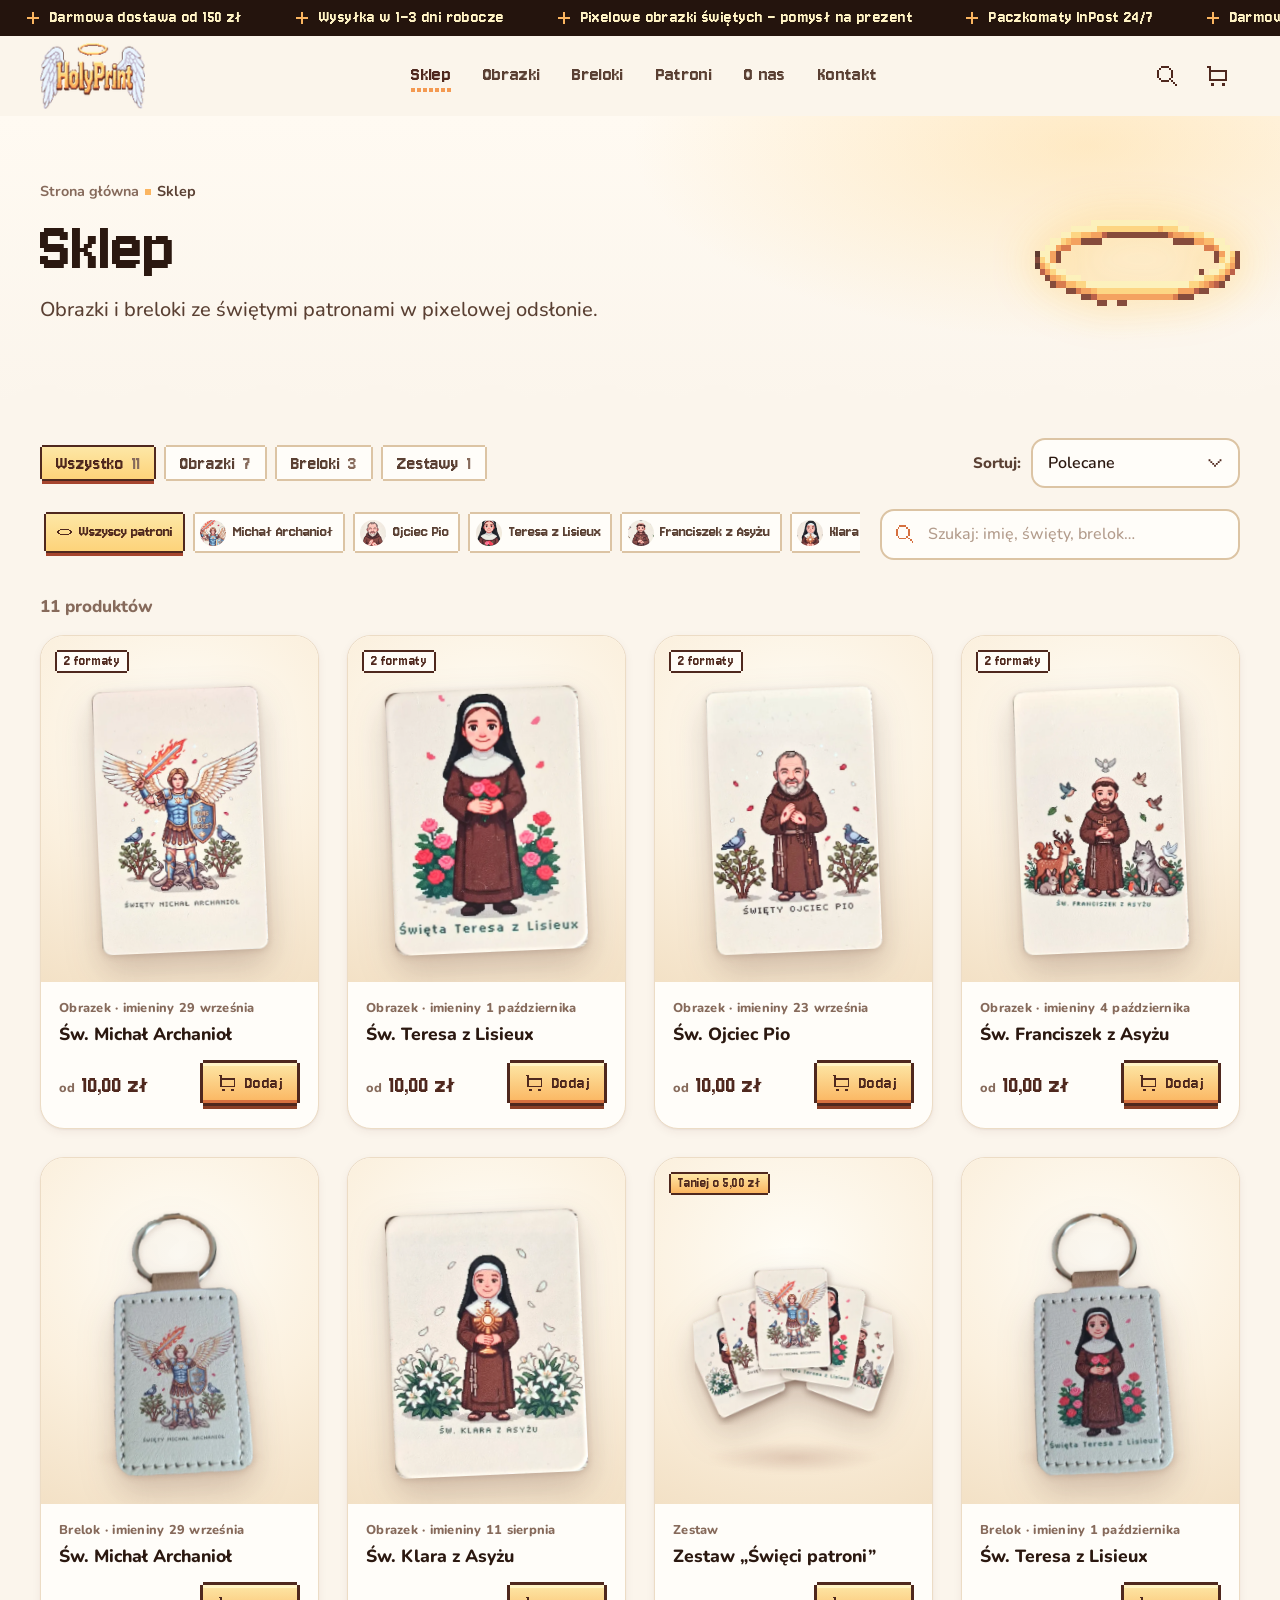
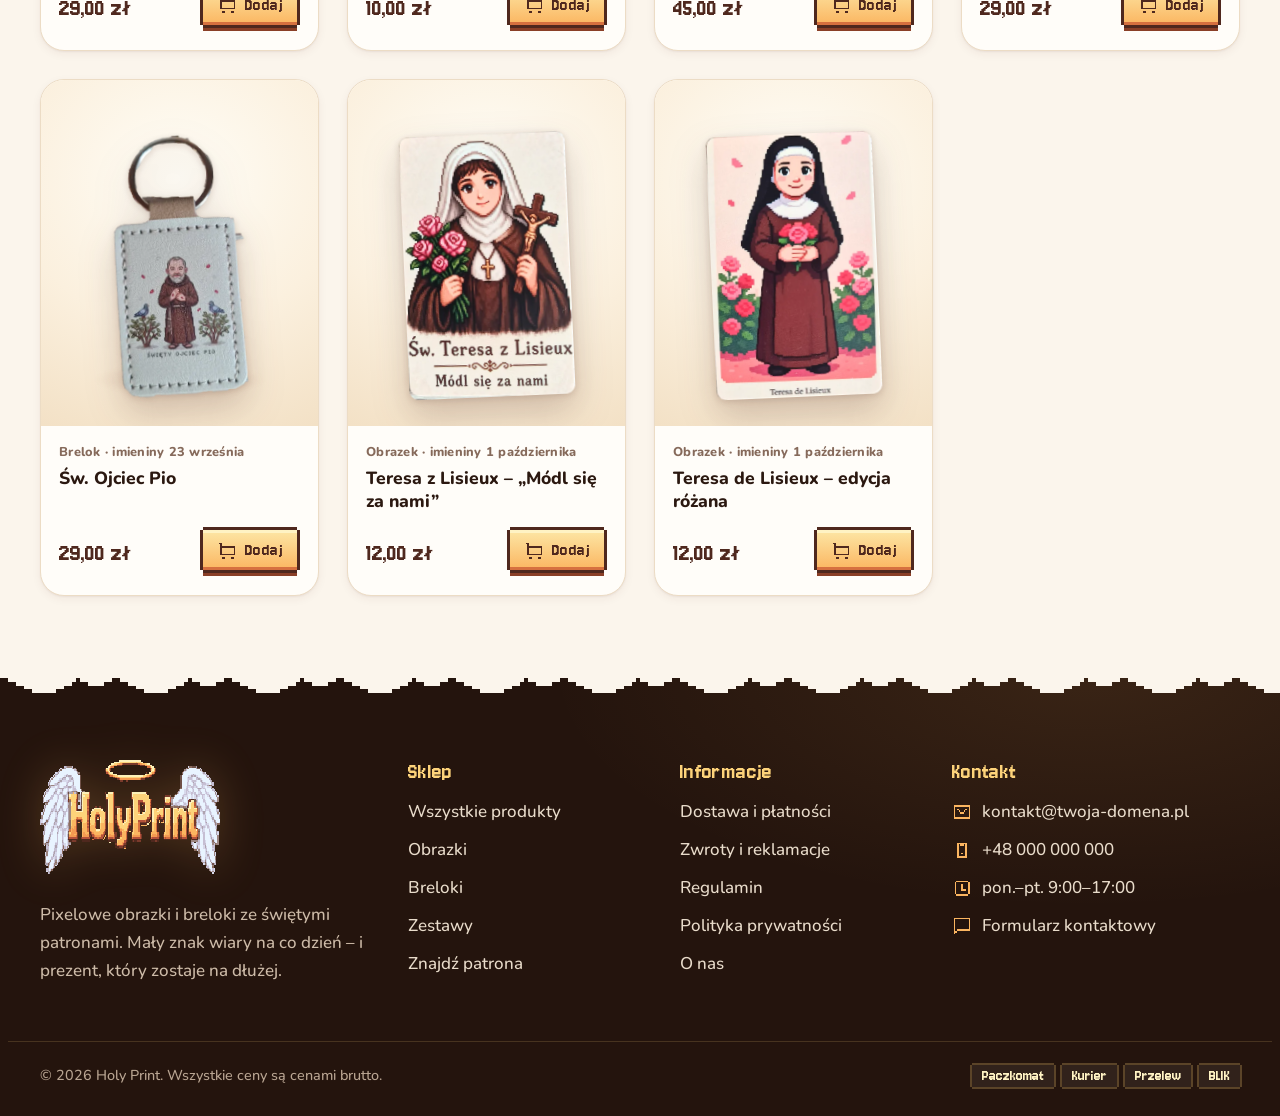
<file: sklep.html>
<!doctype html>
<html lang="pl">
<head>
  <meta charset="utf-8">
  <meta name="viewport" content="width=device-width, initial-scale=1">
  <title>Sklep – obrazki i breloki ze świętymi | Holy Print</title>
  <meta name="description" content="Pixelowe obrazki i breloki ze świętymi patronami: Michał Archanioł, Ojciec Pio, Teresa z Lisieux, Franciszek i Klara z Asyżu. Zamów online z dostawą do Paczkomatu InPost.">
  <meta name="theme-color" content="#fbf5ec">
  <link rel="icon" href="favicon.ico" sizes="any">
  <link rel="icon" href="favicon.svg" type="image/svg+xml">
  <link rel="apple-touch-icon" href="apple-touch-icon.png">
  <link rel="manifest" href="site.webmanifest">
  <meta property="og:type" content="website">
  <meta property="og:site_name" content="Holy Print">
  <meta property="og:title" content="Sklep Holy Print – obrazki i breloki ze świętymi">
  <meta property="og:image" content="assets/img/og-image.jpg">
  <meta property="og:locale" content="pl_PL">
  <link rel="preload" href="assets/fonts/jersey-10-latin.woff2" as="font" type="font/woff2" crossorigin>
  <link rel="preload" href="assets/fonts/nunito-normal-latin.woff2" as="font" type="font/woff2" crossorigin>
  <link rel="stylesheet" href="assets/css/style.css">
  <script>document.documentElement.classList.add('js');</script>
  <script src="assets/js/config.js" defer></script>
  <script src="assets/js/products.js" defer></script>
  <script src="assets/js/icons.js" defer></script>
  <script src="assets/js/core.js" defer></script>
  <script src="assets/js/ui.js" defer></script>
  <script src="assets/js/pages/shop.js" defer></script>
</head>
<body data-page="shop">
  <a class="skip-link" href="#main">Przejdź do treści</a>
  <header class="site-header" id="site-header"></header>

  <main id="main">
    <section class="page-hero" data-sparkles="10" data-sparkles-x="62-97">
      <img class="page-hero__halo" src="assets/img/aureola.svg" alt="" aria-hidden="true">
      <div class="container page-hero__inner">
        <nav class="breadcrumbs" aria-label="Okruszki">
          <ol>
            <li><a href="index.html">Strona główna</a></li>
            <li id="crumb-current" aria-current="page">Sklep</li>
          </ol>
        </nav>
        <h1 class="page-hero__title" id="shop-title">Sklep</h1>
        <p class="lead" id="shop-lead">Obrazki i breloki ze świętymi patronami w pixelowej odsłonie.</p>
      </div>
      <div class="edge-clouds edge-clouds--bottom" style="--edge: var(--bg)" aria-hidden="true"></div>
    </section>

    <section class="section section--tight" style="padding-top:28px" aria-label="Produkty">
      <div class="container">
        <div class="shop-tools">
          <div class="shop-tools__row">
            <div class="tabs-cat" role="group" aria-label="Kategoria" id="cat-tabs"></div>
            <label class="shop-sort" for="sort"><span>Sortuj:</span>
              <select class="select" id="sort">
                <option value="polecane">Polecane</option>
                <option value="cena-rosnaco">Cena: od najniższej</option>
                <option value="cena-malejaco">Cena: od najwyższej</option>
                <option value="nazwa">Nazwa: A–Z</option>
              </select>
            </label>
          </div>
          <div class="shop-tools__row">
            <div class="saint-filter" role="group" aria-label="Patron" id="saint-filter"></div>
            <div class="shop-search">
              <span data-icon="search"></span>
              <input class="input" type="search" id="shop-q" placeholder="Szukaj: imię, święty, brelok…" aria-label="Szukaj w sklepie" autocomplete="off">
            </div>
          </div>
        </div>
        <h2 class="sr-only">Produkty</h2>
        <p class="shop-count" id="shop-count" aria-live="polite"></p>
        <div class="grid-products" id="shop-grid" style="margin-top:14px"></div>
        <div class="shop-empty" id="shop-empty" hidden>
          <img src="assets/img/aureola.svg" alt="" aria-hidden="true">
          <h2 class="h3">Nic tu nie ma… jeszcze</h2>
          <p class="muted">Nie znaleźliśmy produktów pasujących do wybranych filtrów.</p>
          <div class="cluster" style="justify-content:center">
            <button class="btn btn--ghost btn--sm" type="button" id="reset-filters">Wyczyść filtry</button>
            <a class="btn btn--primary btn--sm" href="kontakt.html?temat=indywidualne">Zapytaj o własny wzór</a>
          </div>
        </div>
      </div>
    </section>
  </main>

  <footer class="site-footer" id="site-footer"></footer>
</body>
</html>
</file>
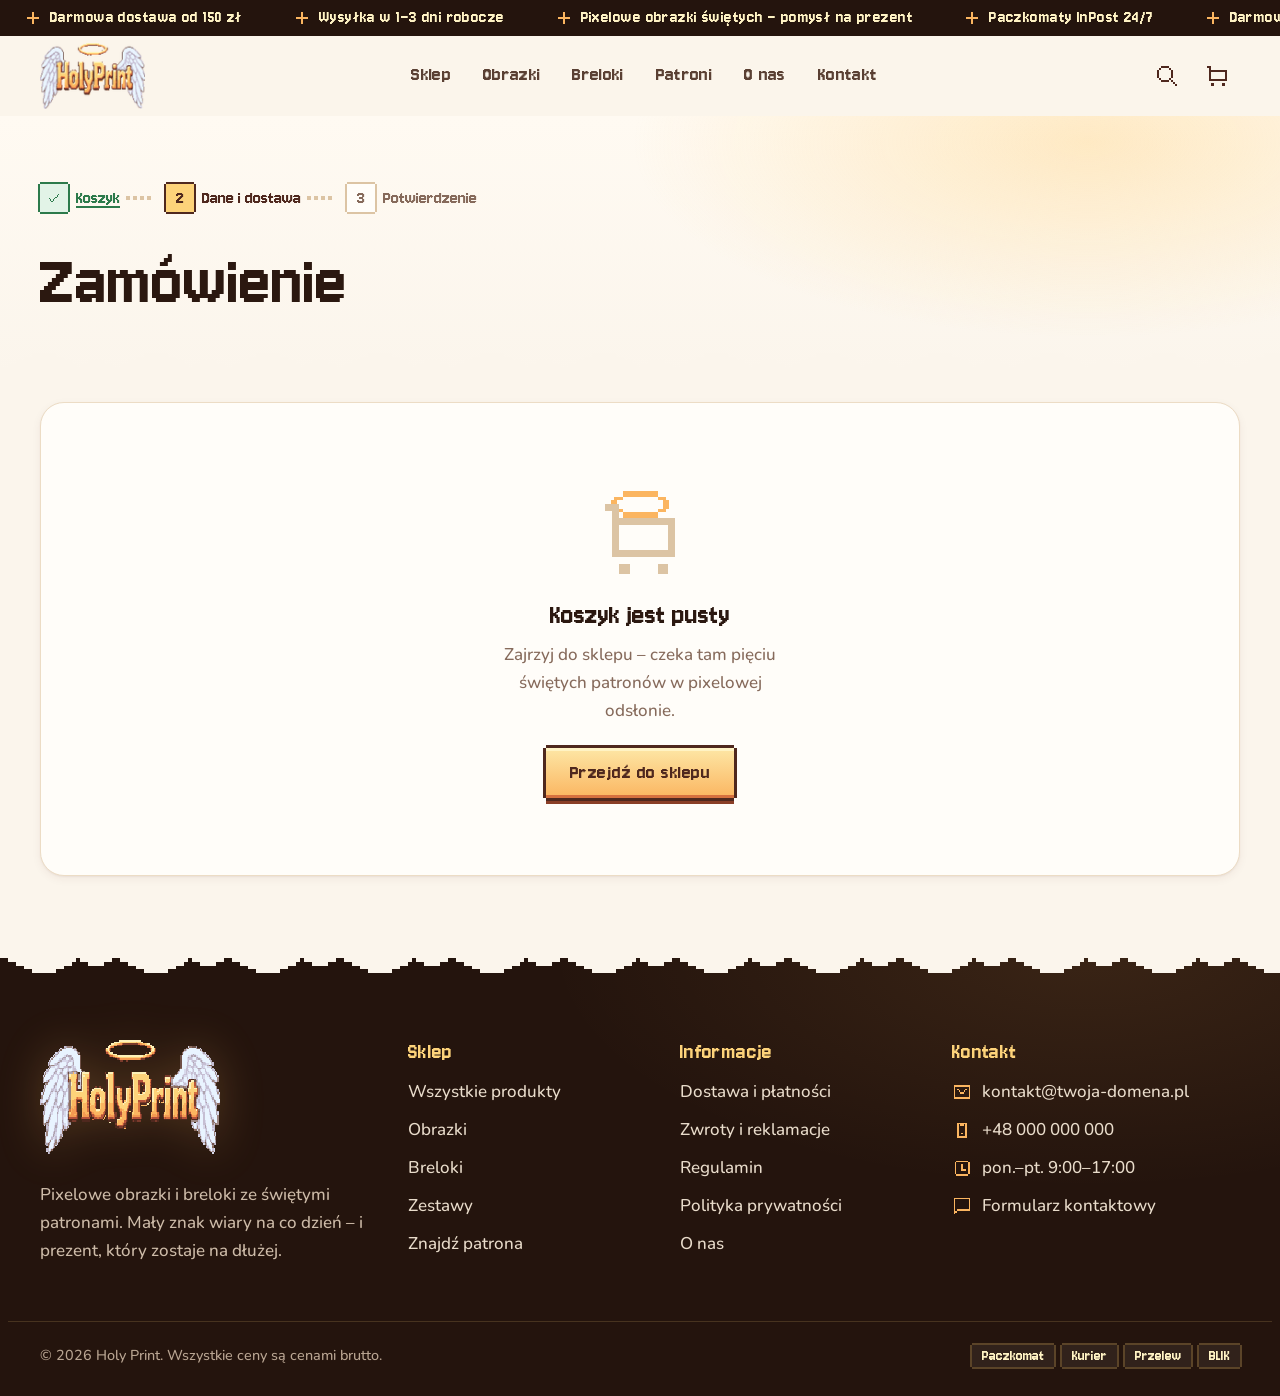
<file: zamowienie.html>
<!doctype html>
<html lang="pl">
<head>
  <meta charset="utf-8">
  <meta name="viewport" content="width=device-width, initial-scale=1">
  <title>Zamówienie | Holy Print</title>
  <meta name="robots" content="noindex">
  <meta name="theme-color" content="#fbf5ec">
  <link rel="icon" href="favicon.ico" sizes="any">
  <link rel="icon" href="favicon.svg" type="image/svg+xml">
  <link rel="apple-touch-icon" href="apple-touch-icon.png">
  <link rel="manifest" href="site.webmanifest">
  <link rel="preload" href="assets/fonts/jersey-10-latin.woff2" as="font" type="font/woff2" crossorigin>
  <link rel="preload" href="assets/fonts/nunito-normal-latin.woff2" as="font" type="font/woff2" crossorigin>
  <link rel="stylesheet" href="assets/css/style.css">
  <script>document.documentElement.classList.add('js');</script>
  <script src="assets/js/config.js" defer></script>
  <script src="assets/js/products.js" defer></script>
  <script src="assets/js/icons.js" defer></script>
  <script src="assets/js/core.js" defer></script>
  <script src="assets/js/ui.js" defer></script>
  <script src="assets/js/integrations/shipping.js" defer></script>
  <script src="assets/js/integrations/payments.js" defer></script>
  <script src="assets/js/integrations/orders.js" defer></script>
  <script src="assets/js/pages/checkout.js" defer></script>
</head>
<body data-page="checkout">
  <a class="skip-link" href="#main">Przejdź do treści</a>
  <header class="site-header" id="site-header"></header>

  <main id="main">
    <section class="page-hero" style="padding-bottom:64px">
      <div class="container page-hero__inner">
        <ol class="steps-bar" aria-label="Etapy zamówienia">
          <li class="is-done"><span class="steps-bar__dot"><span data-icon="check"></span></span><a href="koszyk.html" style="color:inherit">Koszyk</a></li>
          <li class="is-current"><span class="steps-bar__dot">2</span>Dane i dostawa</li>
          <li><span class="steps-bar__dot">3</span>Potwierdzenie</li>
        </ol>
        <h1 class="page-hero__title">Zamówienie</h1>
      </div>
      <div class="edge-clouds edge-clouds--bottom" style="--edge: var(--bg)" aria-hidden="true"></div>
    </section>

    <section class="section section--tight" style="padding-top:24px">
      <div class="container" id="checkout-root"></div>
    </section>
  </main>

  <footer class="site-footer" id="site-footer"></footer>
</body>
</html>
</file>
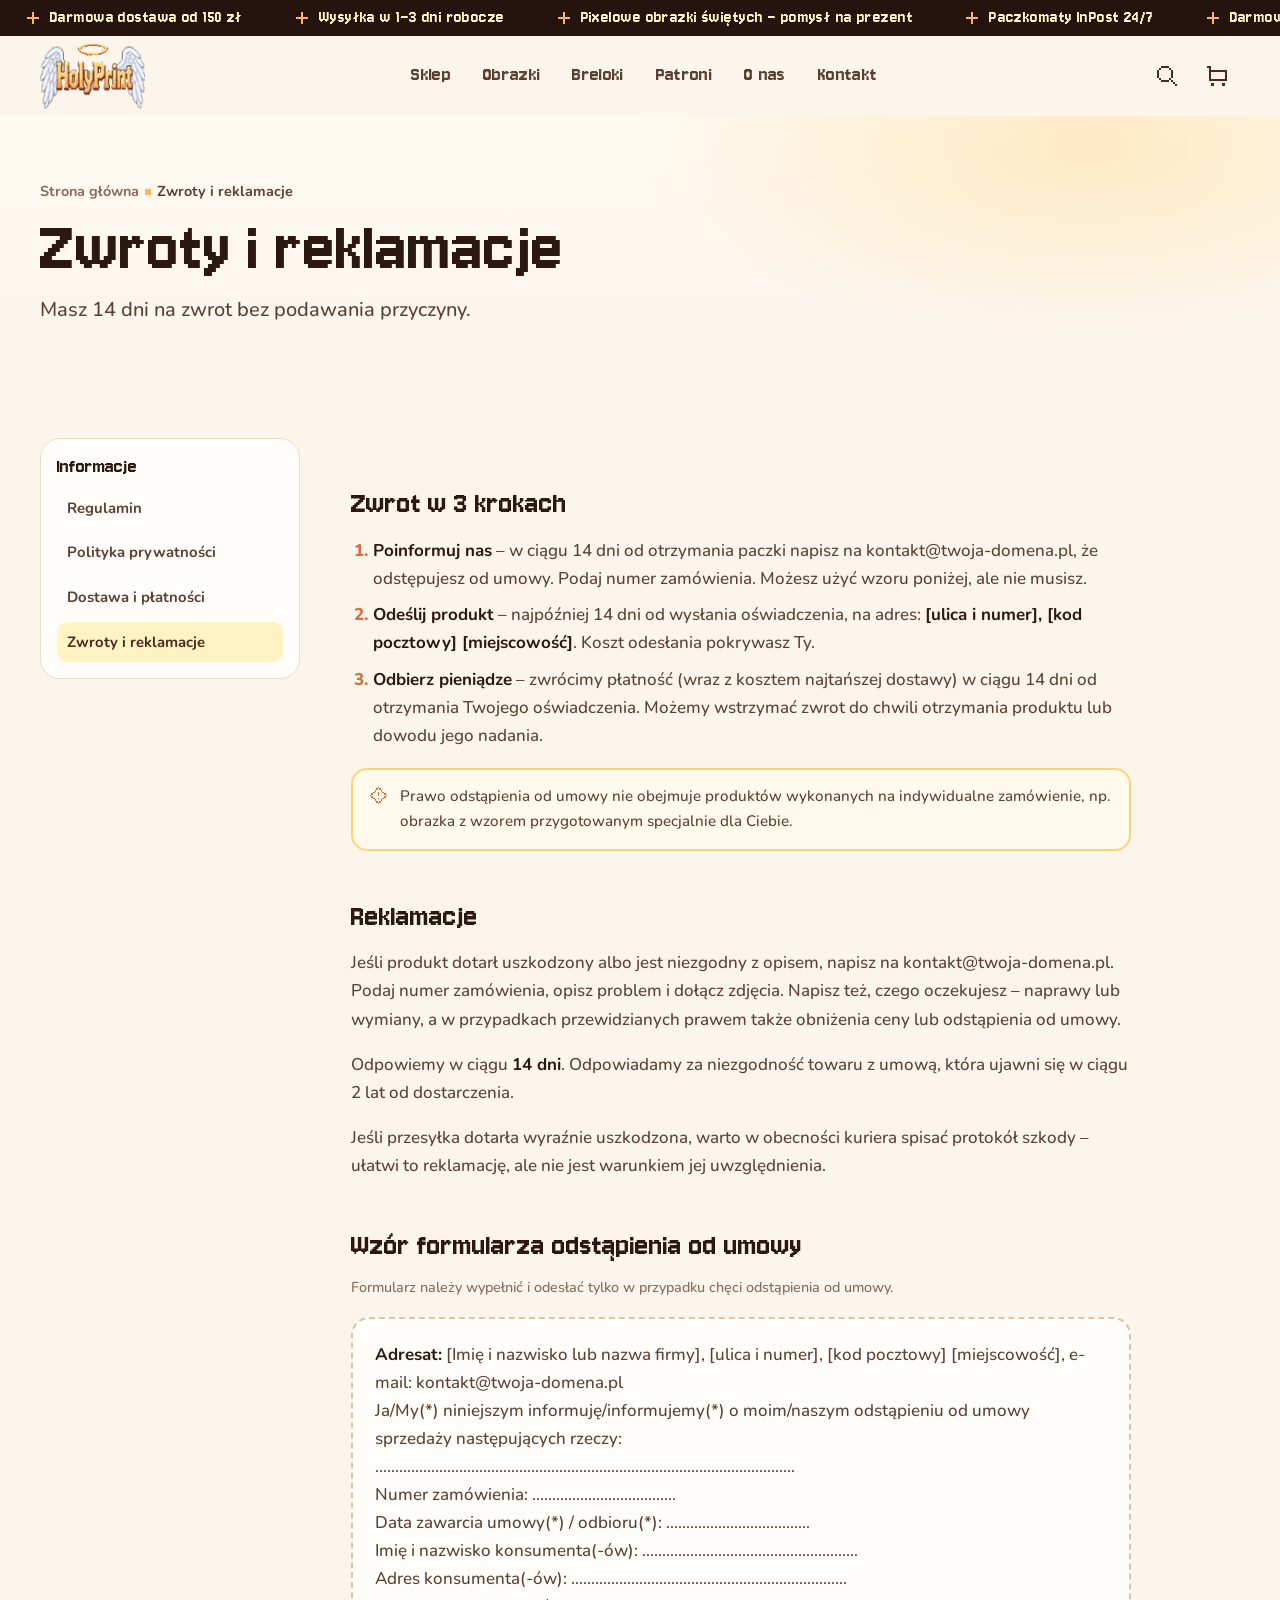
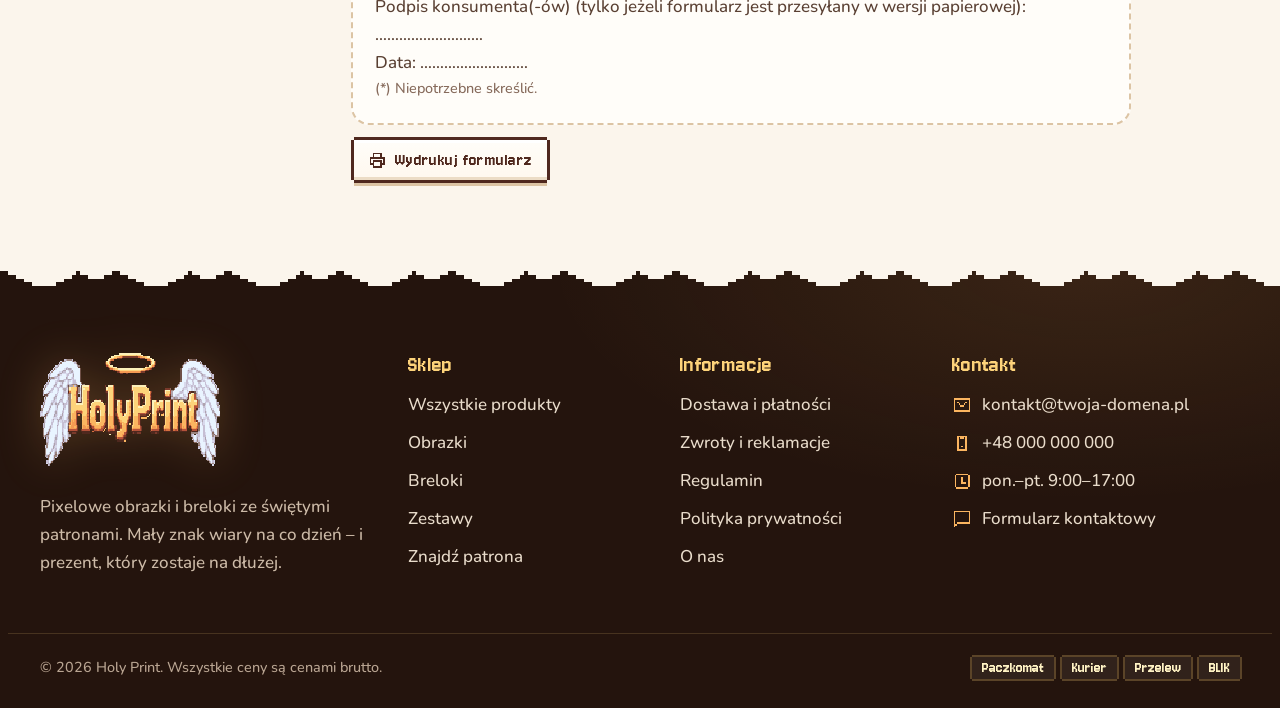
<file: zwroty-i-reklamacje.html>
<!doctype html>
<html lang="pl">
<head>
  <meta charset="utf-8">
  <meta name="viewport" content="width=device-width, initial-scale=1">
  <title>Zwroty i reklamacje | Holy Print</title>
  <meta name="description" content="Jak zwrócić produkt w ciągu 14 dni i jak złożyć reklamację w sklepie Holy Print. Wzór formularza odstąpienia od umowy.">
  <meta name="theme-color" content="#fbf5ec">
  <link rel="icon" href="favicon.ico" sizes="any">
  <link rel="icon" href="favicon.svg" type="image/svg+xml">
  <link rel="apple-touch-icon" href="apple-touch-icon.png">
  <link rel="manifest" href="site.webmanifest">
  <link rel="preload" href="assets/fonts/jersey-10-latin.woff2" as="font" type="font/woff2" crossorigin>
  <link rel="preload" href="assets/fonts/nunito-normal-latin.woff2" as="font" type="font/woff2" crossorigin>
  <link rel="stylesheet" href="assets/css/style.css">
  <script>document.documentElement.classList.add('js');</script>
  <script src="assets/js/config.js" defer></script>
  <script src="assets/js/products.js" defer></script>
  <script src="assets/js/icons.js" defer></script>
  <script src="assets/js/core.js" defer></script>
  <script src="assets/js/ui.js" defer></script>
  <script src="assets/js/pages/legal.js" defer></script>
</head>
<body data-page="legal">
  <a class="skip-link" href="#main">Przejdź do treści</a>
  <header class="site-header" id="site-header"></header>

  <main id="main">
    <section class="page-hero">
      <div class="container page-hero__inner">
        <nav class="breadcrumbs" aria-label="Okruszki"><ol><li><a href="index.html">Strona główna</a></li><li aria-current="page">Zwroty i reklamacje</li></ol></nav>
        <h1 class="page-hero__title">Zwroty i reklamacje</h1>
        <p class="lead">Masz <span data-cfg="legal.returnDays">14</span> dni na zwrot bez podawania przyczyny.</p>
      </div>
      <div class="edge-clouds edge-clouds--bottom" style="--edge: var(--bg)" aria-hidden="true"></div>
    </section>

    <section class="section section--tight" style="padding-top:28px">
      <div class="container legal-layout">
        <nav class="legal-nav" aria-label="Informacje">
          <p>Informacje</p>
          <a href="regulamin.html">Regulamin</a>
          <a href="polityka-prywatnosci.html">Polityka prywatności</a>
          <a href="dostawa-i-platnosci.html">Dostawa i płatności</a>
          <a href="zwroty-i-reklamacje.html">Zwroty i reklamacje</a>
        </nav>

        <article class="prose">
          <h2>Zwrot w 3 krokach</h2>
          <ol>
            <li><strong>Poinformuj nas</strong> – w ciągu <span data-cfg="legal.returnDays"></span> dni od otrzymania paczki napisz na <span data-cfg="contact.email"></span>, że odstępujesz od umowy. Podaj numer zamówienia. Możesz użyć wzoru poniżej, ale nie musisz.</li>
            <li><strong>Odeślij produkt</strong> – najpóźniej 14 dni od wysłania oświadczenia, na adres: <strong data-cfg="seller.address"></strong>. Koszt odesłania pokrywasz Ty.</li>
            <li><strong>Odbierz pieniądze</strong> – zwrócimy płatność (wraz z kosztem najtańszej dostawy) w ciągu 14 dni od otrzymania Twojego oświadczenia. Możemy wstrzymać zwrot do chwili otrzymania produktu lub dowodu jego nadania.</li>
          </ol>
          <div class="notice"><span data-icon="alert"></span><span>Prawo odstąpienia od umowy nie obejmuje produktów wykonanych na indywidualne zamówienie, np. obrazka z wzorem przygotowanym specjalnie dla Ciebie.</span></div>

          <h2>Reklamacje</h2>
          <p>Jeśli produkt dotarł uszkodzony albo jest niezgodny z opisem, napisz na <span data-cfg="contact.email"></span>. Podaj numer zamówienia, opisz problem i dołącz zdjęcia. Napisz też, czego oczekujesz – naprawy lub wymiany, a w przypadkach przewidzianych prawem także obniżenia ceny lub odstąpienia od umowy.</p>
          <p>Odpowiemy w ciągu <strong><span data-cfg="legal.complaintDays"></span> dni</strong>. Odpowiadamy za niezgodność towaru z umową, która ujawni się w ciągu 2 lat od dostarczenia.</p>
          <p>Jeśli przesyłka dotarła wyraźnie uszkodzona, warto w obecności kuriera spisać protokół szkody – ułatwi to reklamację, ale nie jest warunkiem jej uwzględnienia.</p>

          <h2>Wzór formularza odstąpienia od umowy</h2>
          <p class="muted small">Formularz należy wypełnić i odesłać tylko w przypadku chęci odstąpienia od umowy.</p>
          <div class="withdraw-form">
            <p><strong>Adresat:</strong> <span data-cfg="seller.legalName"></span>, <span data-cfg="seller.address"></span>, e-mail: <span data-cfg="contact.email"></span></p>
            <p>Ja/My(*) niniejszym informuję/informujemy(*) o moim/naszym odstąpieniu od umowy sprzedaży następujących rzeczy:</p>
            <p>……………………………………………………………………………………………</p>
            <p>Numer zamówienia: ………………………………</p>
            <p>Data zawarcia umowy(*) / odbioru(*): ………………………………</p>
            <p>Imię i nazwisko konsumenta(-ów): ………………………………………………</p>
            <p>Adres konsumenta(-ów): ……………………………………………………………</p>
            <p>Podpis konsumenta(-ów) (tylko jeżeli formularz jest przesyłany w wersji papierowej): ………………………</p>
            <p>Data: ………………………</p>
            <p class="muted small">(*) Niepotrzebne skreślić.</p>
          </div>
          <button class="btn btn--ghost btn--sm" type="button" id="print-form"><span data-icon="print"></span>Wydrukuj formularz</button>
        </article>
      </div>
    </section>
  </main>

  <footer class="site-footer" id="site-footer"></footer>
</body>
</html>
</file>
<file: assets/css/style.css>
/* =========================================================================
   HOLY PRINT – ARKUSZ STYLÓW
   Spis: 1 Fonty · 2 Zmienne · 3 Baza · 4 Typografia · 5 Układ · 6 Przyciski
   7 Etykiety i chipy · 8 Formularze · 9 Nagłówek · 10 Stopka · 11 Warstwy
   12 Karty produktów · 13 Koszyk · 14 Strona główna · 15 Sklep · 16 Produkt
   17 Koszyk/Kasa · 18 Podziękowanie · 19 Treści · 20 Animacje · 21 Responsywność
   ========================================================================= */

/* ---------- 1. Fonty (lokalnie – bez łączenia z Google) ---------- */
@font-face {
  font-family: 'Lora';
  font-style: italic;
  font-weight: 400 600;
  font-display: swap;
  src: url('../fonts/lora-italic-latin-ext.woff2') format('woff2');
  unicode-range: U+0100-02BA, U+02BD-02C5, U+02C7-02CC, U+02CE-02D7, U+02DD-02FF, U+0304, U+0308, U+0329, U+1D00-1DBF, U+1E00-1E9F, U+1EF2-1EFF, U+2020, U+20A0-20AB, U+20AD-20C4, U+2113, U+2C60-2C7F, U+A720-A7FF;
}
@font-face {
  font-family: 'Lora';
  font-style: italic;
  font-weight: 400 600;
  font-display: swap;
  src: url('../fonts/lora-italic-latin.woff2') format('woff2');
  unicode-range: U+0000-00FF, U+0131, U+0152-0153, U+02BB-02BC, U+02C6, U+02DA, U+02DC, U+0304, U+0308, U+0329, U+2000-206F, U+20AC, U+2122, U+2191, U+2193, U+2212, U+2215, U+FEFF, U+FFFD;
}
@font-face {
  font-family: 'Nunito';
  font-style: normal;
  font-weight: 400 800;
  font-display: swap;
  src: url('../fonts/nunito-normal-latin-ext.woff2') format('woff2');
  unicode-range: U+0100-02BA, U+02BD-02C5, U+02C7-02CC, U+02CE-02D7, U+02DD-02FF, U+0304, U+0308, U+0329, U+1D00-1DBF, U+1E00-1E9F, U+1EF2-1EFF, U+2020, U+20A0-20AB, U+20AD-20C4, U+2113, U+2C60-2C7F, U+A720-A7FF;
}
@font-face {
  font-family: 'Nunito';
  font-style: normal;
  font-weight: 400 800;
  font-display: swap;
  src: url('../fonts/nunito-normal-latin.woff2') format('woff2');
  unicode-range: U+0000-00FF, U+0131, U+0152-0153, U+02BB-02BC, U+02C6, U+02DA, U+02DC, U+0304, U+0308, U+0329, U+2000-206F, U+20AC, U+2122, U+2191, U+2193, U+2212, U+2215, U+FEFF, U+FFFD;
}
@font-face {
  font-family: 'Jersey 10';
  font-style: normal;
  font-weight: 400 800;
  font-display: swap;
  size-adjust: 125%;
  src: url('../fonts/jersey-10-latin-ext.woff2') format('woff2');
  unicode-range: U+0100-02BA, U+02BD-02C5, U+02C7-02CC, U+02CE-02D7, U+02DD-02FF, U+0304, U+0308, U+0329, U+1D00-1DBF, U+1E00-1E9F, U+1EF2-1EFF, U+2020, U+20A0-20AB, U+20AD-20C4, U+2113, U+2C60-2C7F, U+A720-A7FF;
}
@font-face {
  font-family: 'Jersey 10';
  font-style: normal;
  font-weight: 400 800;
  font-display: swap;
  size-adjust: 125%;
  src: url('../fonts/jersey-10-latin.woff2') format('woff2');
  unicode-range: U+0000-00FF, U+0131, U+0152-0153, U+02BB-02BC, U+02C6, U+02DA, U+02DC, U+0304, U+0308, U+0329, U+2000-206F, U+20AC, U+2122, U+2191, U+2193, U+2212, U+2215, U+FEFF, U+FFFD;
}

/* ---------- 2. Zmienne (kolory z logo Holy Print) ---------- */
:root {
  --bg: #fbf5ec;
  --bg-soft: #f6ecdd;
  --bg-deep: #efe0c9;
  --surface: #fffdf9;
  --surface-2: #fff8ee;
  --ink: #2b1810;
  --ink-2: #5a4033;
  --ink-3: #866a5b;
  --line: #ecdcc5;
  --line-2: #dcc4a4;

  --brown: #4f281e;
  --brown-2: #7a3a2b;
  --night: #24140d;
  --night-2: #331d13;

  --gold-50: #fffaeb;
  --gold-100: #fff3c4;
  --gold-200: #fde7a6;
  --gold-300: #fdd37a;
  --gold-400: #fbb560;
  --gold-500: #f49a52;
  --gold-600: #d6703f;
  --gold-700: #a6452e;
  --gold-800: #8a3f27;

  --lav-50: #f7f6fd;
  --lav-100: #eeecf9;
  --lav-200: #dfe0f2;
  --lav-300: #c6bfd3;
  --lav-500: #8e86b8;
  --lav-700: #4f477a;
  --sky: #e9f4ff;

  --rose: #c9455c;
  --green: #2c7a4b;
  --green-100: #e2f3e7;
  --red: #b23a26;
  --red-100: #fbe7e2;

  --radius-sm: 10px;
  --radius: 16px;
  --radius-lg: 24px;
  --radius-xl: 32px;
  --shadow-sm: 0 1px 2px rgba(79, 40, 30, .06), 0 3px 10px rgba(79, 40, 30, .06);
  --shadow: 0 2px 6px rgba(79, 40, 30, .06), 0 12px 30px rgba(79, 40, 30, .09);
  --shadow-lg: 0 6px 14px rgba(79, 40, 30, .08), 0 28px 60px rgba(79, 40, 30, .16);
  --glow: 0 0 0 1px rgba(251, 181, 96, .35), 0 18px 50px rgba(244, 154, 82, .28);

  --px: 3px;
  --font-pixel: 'Jersey 10', 'Nunito', system-ui, sans-serif;
  --font-body: 'Nunito', system-ui, -apple-system, 'Segoe UI', Roboto, Arial, sans-serif;
  --font-serif: 'Lora', Georgia, 'Times New Roman', serif;

  --container: 1200px;
  --gutter: clamp(16px, 4vw, 32px);
  --header-h: 78px;
  --announce-h: 36px;
  --ease: cubic-bezier(.2, .7, .2, 1);
  --ease-out: cubic-bezier(.16, 1, .3, 1);
}

/* ---------- 3. Baza ---------- */
*, *::before, *::after { box-sizing: border-box; }
html { -webkit-text-size-adjust: 100%; text-size-adjust: 100%; scroll-behavior: smooth; scroll-padding-top: calc(var(--header-h) + 16px); }
html.is-locked { overflow: hidden; }
body {
  margin: 0;
  min-height: 100vh;
  display: flex;
  flex-direction: column;
  background: var(--bg);
  color: var(--ink);
  font: 500 1.0625rem/1.65 var(--font-body);
  -webkit-font-smoothing: antialiased;
  -moz-osx-font-smoothing: grayscale;
  text-rendering: optimizeLegibility;
}
main { flex: 1 0 auto; display: block; }
img, svg, video { display: block; max-width: 100%; }
img { height: auto; }
a { color: var(--gold-700); text-decoration-thickness: 2px; text-underline-offset: 3px; }
a:hover { color: var(--brown-2); }
button, input, select, textarea { font: inherit; color: inherit; }
button { cursor: pointer; }
h1, h2, h3, h4 { margin: 0; line-height: 1.15; color: var(--ink); }
p { margin: 0; }
ul, ol { margin: 0; padding: 0; }
[hidden] { display: none !important; }
::selection { background: var(--gold-300); color: var(--brown); }
:focus-visible { outline: 3px solid var(--gold-500); outline-offset: 3px; border-radius: 4px; }
.i { display: inline-block; vertical-align: -.22em; width: 1.25em; height: 1.25em; flex: none; fill: currentColor; shape-rendering: crispEdges; }

.skip-link {
  position: absolute; left: 12px; top: -60px; z-index: 200;
  padding: 10px 16px; background: var(--brown); color: var(--gold-100);
  font: 700 .95rem var(--font-pixel); text-decoration: none;
}
.skip-link:focus { top: 12px; }
.sr-only { position: absolute !important; width: 1px; height: 1px; padding: 0; margin: -1px; overflow: hidden; clip: rect(0, 0, 0, 0); white-space: nowrap; border: 0; }

/* ---------- 4. Typografia ---------- */
.eyebrow {
  display: inline-flex; align-items: center; gap: .5em;
  font: 600 .95rem/1.2 var(--font-pixel);
  letter-spacing: .04em;
  color: var(--gold-700);
}
.eyebrow .i { width: 1.1em; height: 1.1em; color: var(--gold-500); }
.display {
  font: 700 clamp(2.6rem, 1.5rem + 4.2vw, 4.7rem)/1.02 var(--font-pixel);
  letter-spacing: -.005em;
}
.h2 {
  font: 700 clamp(2rem, 1.35rem + 2.3vw, 3.05rem)/1.08 var(--font-pixel);
  letter-spacing: -.005em;
}
.h3 { font: 800 1.3rem/1.25 var(--font-body); }
.lead { font-size: clamp(1.08rem, 1rem + .35vw, 1.25rem); line-height: 1.6; color: var(--ink-2); }
.muted { color: var(--ink-3); }
.small { font-size: .9rem; }
.gold-text {
  background: linear-gradient(180deg, #fff1b8 0%, #fdd37a 30%, #fbb560 55%, #f49a52 78%, #d6703f 100%);
  -webkit-background-clip: text;
  background-clip: text;
  color: transparent;
  -webkit-text-stroke: 0;
  filter: drop-shadow(0 2px 0 var(--brown)) drop-shadow(2px 0 0 var(--brown)) drop-shadow(-2px 0 0 var(--brown)) drop-shadow(0 -2px 0 var(--brown)) drop-shadow(3px 4px 0 rgba(122, 58, 43, .85));
  padding: 0 .06em;
}
.section-head { display: grid; gap: 14px; max-width: 720px; margin-bottom: clamp(28px, 4vw, 48px); }
.section-head--center { margin-inline: auto; text-align: center; justify-items: center; }
.section-head .lead { max-width: 60ch; }

/* ---------- 5. Układ ---------- */
.container { width: 100%; max-width: calc(var(--container) + var(--gutter) * 2); margin-inline: auto; padding-inline: var(--gutter); }
.section { position: relative; padding-block: clamp(64px, 9vw, 120px); }
.section--soft { background: var(--bg-soft); }
.section--surface { background: var(--surface); }
.section--lav { background: linear-gradient(180deg, var(--lav-50) 0%, var(--lav-100) 100%); }
.section--tight { padding-block: clamp(40px, 6vw, 72px); }
.stack { display: grid; gap: 16px; }
.cluster { display: flex; flex-wrap: wrap; align-items: center; gap: 12px; }

.edge-clouds {
  position: absolute; left: 0; right: 0; height: 26px; pointer-events: none;
  background: var(--edge, var(--bg));
  -webkit-mask: url("data:image/svg+xml,%3Csvg xmlns='http://www.w3.org/2000/svg' viewBox='0 0 28 7' preserveAspectRatio='none' shape-rendering='crispEdges'%3E%3Cpath fill='%23000' d='M8 0h6v1h-6zM6 1h10v1h-10zM4 2h14v1h-14zM22 2h4v1h-4zM2 3h17v1h-17zM20 3h8v1h-8zM0 4h28v1h-28zM0 5h28v1h-28zM0 6h28v1h-28z'/%3E%3C/svg%3E") repeat-x left bottom / 112px 26px;
  mask: url("data:image/svg+xml,%3Csvg xmlns='http://www.w3.org/2000/svg' viewBox='0 0 28 7' preserveAspectRatio='none' shape-rendering='crispEdges'%3E%3Cpath fill='%23000' d='M8 0h6v1h-6zM6 1h10v1h-10zM4 2h14v1h-14zM22 2h4v1h-4zM2 3h17v1h-17zM20 3h8v1h-8zM0 4h28v1h-28zM0 5h28v1h-28zM0 6h28v1h-28z'/%3E%3C/svg%3E") repeat-x left bottom / 112px 26px;
}
.edge-clouds--bottom { bottom: -1px; }
.edge-clouds--top { top: -25px; }
.edge-clouds--flip { transform: scaleY(-1); }

/* ---------- 6. Przyciski (pixel art) ---------- */
.btn {
  --b: var(--brown);
  --c1: var(--gold-200);
  --c2: var(--gold-400);
  --hi: var(--gold-100);
  --lo: var(--gold-600);
  --depth: var(--gold-800);
  position: relative;
  display: inline-flex; align-items: center; justify-content: center; gap: .55em;
  min-height: 50px;
  margin: var(--px) var(--px) calc(var(--px) * 3);
  padding: .72em 1.4em .68em;
  border: 0; border-radius: 0;
  font: 700 1.04rem/1.1 var(--font-pixel);
  letter-spacing: .03em;
  color: var(--brown);
  text-decoration: none; white-space: nowrap;
  background: linear-gradient(180deg, var(--c1), var(--c2));
  box-shadow:
    inset 0 var(--px) 0 var(--hi),
    inset 0 calc(var(--px) * -1) 0 var(--lo),
    0 calc(var(--px) * -1) 0 0 var(--b),
    0 var(--px) 0 0 var(--b),
    calc(var(--px) * -1) 0 0 0 var(--b),
    var(--px) 0 0 0 var(--b),
    0 calc(var(--px) * 2) 0 0 var(--depth);
  transition: transform .12s var(--ease), box-shadow .12s var(--ease), filter .2s;
  -webkit-tap-highlight-color: transparent;
}
.btn .i { width: 1.25em; height: 1.25em; }
.btn:hover { color: var(--brown); filter: brightness(1.05) saturate(1.06); transform: translateY(-1px); }
.btn:active {
  transform: translateY(var(--px));
  box-shadow:
    inset 0 var(--px) 0 var(--lo),
    0 calc(var(--px) * -1) 0 0 var(--b),
    0 var(--px) 0 0 var(--b),
    calc(var(--px) * -1) 0 0 0 var(--b),
    var(--px) 0 0 0 var(--b);
}
.btn:focus-visible { outline: 3px dashed var(--gold-700); outline-offset: 7px; border-radius: 0; }
.btn--ghost { --c1: var(--surface); --c2: var(--surface-2); --hi: #fff; --lo: var(--line); --depth: var(--line-2); }
.btn--dark { --c1: #643a2b; --c2: var(--brown); --hi: #845040; --lo: #2b1810; --depth: #170b06; color: var(--gold-100); }
.btn--dark:hover { color: #fff; }
.btn--lav { --c1: #fff; --c2: var(--lav-200); --hi: #fff; --lo: var(--lav-300); --depth: var(--lav-500); }
.btn--sm { min-height: 40px; padding: .5em .95em .46em; font-size: .92rem; }
.btn--lg { min-height: 58px; padding: .8em 1.7em .76em; font-size: 1.15rem; }
.btn--block { display: flex; width: calc(100% - var(--px) * 2); }
.btn[disabled], .btn.is-disabled { filter: grayscale(.6) opacity(.6); pointer-events: none; }
.btn.is-loading { pointer-events: none; color: transparent !important; }
.btn.is-loading::after {
  content: ''; position: absolute; width: 22px; height: 22px; left: 50%; top: 50%; margin: -11px 0 0 -11px;
  background: var(--brown);
  -webkit-mask: url("data:image/svg+xml,%3Csvg xmlns='http://www.w3.org/2000/svg' viewBox='0 0 24 24'%3E%3Cpath d='M10 2h4v4h-4zM18 6h4v4h-4zM18 14h4v4h-4zM10 18h4v4h-4zM2 14h4v4H2zM2 6h4v4H2z'/%3E%3C/svg%3E") center / contain no-repeat;
  mask: url("data:image/svg+xml,%3Csvg xmlns='http://www.w3.org/2000/svg' viewBox='0 0 24 24'%3E%3Cpath d='M10 2h4v4h-4zM18 6h4v4h-4zM18 14h4v4h-4zM10 18h4v4h-4zM2 14h4v4H2zM2 6h4v4H2z'/%3E%3C/svg%3E") center / contain no-repeat;
  animation: spin-steps 1s steps(8) infinite;
}

.icon-btn {
  position: relative;
  display: inline-grid; place-items: center;
  width: 46px; height: 46px; padding: 0;
  border: 0; border-radius: 14px;
  background: transparent; color: var(--brown);
  text-decoration: none;
  transition: background .2s, transform .2s var(--ease), color .2s;
}
.icon-btn .i { width: 24px; height: 24px; }
.icon-btn:hover { background: rgba(251, 181, 96, .22); color: var(--brown); }
.icon-btn:active { transform: scale(.94); }
.icon-btn--sm { width: 36px; height: 36px; border-radius: 10px; }
.icon-btn--sm .i { width: 20px; height: 20px; }

.link-arrow {
  display: inline-flex; align-items: center; gap: .4em;
  font: 700 1rem var(--font-pixel); color: var(--gold-700); text-decoration: none;
}
.link-arrow .i { transition: transform .25s var(--ease); }
.link-arrow:hover .i { transform: translateX(4px); }

/* ---------- 7. Etykiety, chipy, ramki ---------- */
.badge {
  display: inline-flex; align-items: center; gap: .35em;
  margin: 2px;
  padding: .34em .58em .3em;
  font: 700 .74rem/1 var(--font-pixel);
  letter-spacing: .04em;
  color: var(--brown);
  background: var(--surface);
  box-shadow: 0 -2px 0 0 var(--brown), 0 2px 0 0 var(--brown), -2px 0 0 0 var(--brown), 2px 0 0 0 var(--brown);
}
.badge--gold { background: linear-gradient(180deg, var(--gold-200), var(--gold-400)); }
.badge--lav { background: var(--lav-200); }
.badge--rose { background: #f9d2d8; }
.badge--dark { background: var(--brown); color: var(--gold-100); }
.badge--soft { background: rgba(255, 253, 249, .92); }

.chip {
  display: inline-flex; align-items: center; gap: .5em;
  margin: 2px;
  padding: .5em .9em .46em;
  border: 0;
  font: 600 .98rem/1.1 var(--font-pixel);
  color: var(--ink-2);
  background: var(--surface);
  text-decoration: none;
  box-shadow: 0 -2px 0 0 var(--line-2), 0 2px 0 0 var(--line-2), -2px 0 0 0 var(--line-2), 2px 0 0 0 var(--line-2);
  transition: background .2s, color .2s, box-shadow .2s, transform .15s;
}
.chip:hover { color: var(--brown); background: var(--gold-50); box-shadow: 0 -2px 0 0 var(--gold-500), 0 2px 0 0 var(--gold-500), -2px 0 0 0 var(--gold-500), 2px 0 0 0 var(--gold-500); }
.chip[aria-pressed='true'], .chip.is-active {
  color: var(--brown);
  background: linear-gradient(180deg, var(--gold-200), var(--gold-300));
  box-shadow: 0 -2px 0 0 var(--brown), 0 2px 0 0 var(--brown), -2px 0 0 0 var(--brown), 2px 0 0 0 var(--brown), 0 5px 0 0 var(--gold-700);
}
.chip--sm { font-size: .85rem; padding: .4em .7em .36em; }
.chip img { width: 26px; height: 26px; border-radius: 50%; object-fit: cover; margin-left: -.3em; }

.pixel-frame {
  position: relative;
  background: var(--surface);
  box-shadow:
    0 -4px 0 0 var(--brown), 0 4px 0 0 var(--brown), -4px 0 0 0 var(--brown), 4px 0 0 0 var(--brown),
    inset 0 4px 0 0 #fff, inset 0 -4px 0 0 var(--line),
    0 12px 0 0 rgba(79, 40, 30, .12);
}

.notice {
  display: flex; gap: 12px; align-items: flex-start;
  padding: 14px 16px;
  border-radius: var(--radius);
  background: var(--gold-50);
  border: 2px solid var(--gold-300);
  color: var(--ink-2);
  font-size: .95rem;
}
.notice .i { color: var(--gold-600); margin-top: 2px; }
.notice--info { background: var(--lav-50); border-color: var(--lav-200); }
.notice--info .i { color: var(--lav-500); }
.notice--error { background: var(--red-100); border-color: #f0b9ac; color: var(--red); }
.notice--error .i { color: var(--red); }
.notice--success { background: var(--green-100); border-color: #b5dfc3; color: var(--green); }
.notice--success .i { color: var(--green); }
.notice strong { color: var(--ink); }

/* ---------- 8. Formularze ---------- */
.field { display: grid; gap: 6px; align-content: start; }
.field label, .label { font-weight: 800; font-size: .95rem; color: var(--ink); }
.field label.check { font-weight: 600; color: var(--ink-2); }
.field .opt { font-weight: 600; color: var(--ink-3); }
.input, .select, .textarea {
  width: 100%;
  min-width: 0;
  min-height: 50px;
  padding: 12px 15px;
  border: 2px solid var(--line-2);
  border-radius: 14px;
  background: var(--surface);
  color: var(--ink);
  font: 600 1rem/1.4 var(--font-body);
  transition: border-color .2s, box-shadow .2s, background .2s;
  -webkit-appearance: none;
  appearance: none;
}
.textarea { min-height: 120px; resize: vertical; }
.select {
  padding-right: 44px;
  background-image: url("data:image/svg+xml,%3Csvg xmlns='http://www.w3.org/2000/svg' viewBox='0 0 24 24' fill='%234f281e'%3E%3Cpath d='M7 8H5v2h2v2h2v2h2v2h2v-2h2v-2h2v-2h2V8h-2v2h-2v2h-2v2h-2v-2H9v-2H7V8z'/%3E%3C/svg%3E");
  background-repeat: no-repeat;
  background-position: right 12px center;
  background-size: 22px;
}
.input::placeholder, .textarea::placeholder { color: #b39c8c; font-weight: 500; text-transform: none; }
.input:hover, .select:hover, .textarea:hover { border-color: var(--gold-400); }
.input:focus, .select:focus, .textarea:focus { outline: 0; border-color: var(--gold-500); box-shadow: 0 0 0 4px rgba(251, 181, 96, .3); background: #fff; }
.field.is-invalid .input, .field.is-invalid .select, .field.is-invalid .textarea { border-color: var(--red); background: #fffaf8; }
.field-error { display: none; color: var(--red); font-size: .87rem; font-weight: 700; }
.field.is-invalid .field-error { display: flex; gap: 6px; align-items: center; }
.field-hint { color: var(--ink-3); font-size: .86rem; }
.form-grid { display: grid; grid-template-columns: repeat(6, minmax(0, 1fr)); gap: 16px 18px; }
.form-grid > * { grid-column: span 6; }
.form-grid .span-3 { grid-column: span 3; }
.form-grid .span-2 { grid-column: span 2; }
.form-grid .span-4 { grid-column: span 4; }

.check {
  position: relative;
  display: flex; gap: 12px; align-items: flex-start;
  font-size: .95rem; line-height: 1.5; color: var(--ink-2); cursor: pointer;
}
.check input { position: absolute; opacity: 0; width: 24px; height: 24px; margin: 0; cursor: pointer; }
.check__box {
  flex: none; width: 24px; height: 24px; margin-top: 1px;
  display: grid; place-items: center;
  background: var(--surface);
  box-shadow: 0 -2px 0 0 var(--brown), 0 2px 0 0 var(--brown), -2px 0 0 0 var(--brown), 2px 0 0 0 var(--brown);
  color: transparent;
  transition: background .15s;
}
.check__box .i { width: 18px; height: 18px; }
.check input:checked + .check__box { background: var(--gold-300); color: var(--brown); }
.check input:focus-visible + .check__box { outline: 3px solid var(--gold-500); outline-offset: 4px; }
.field.is-invalid .check__box { box-shadow: 0 -2px 0 0 var(--red), 0 2px 0 0 var(--red), -2px 0 0 0 var(--red), 2px 0 0 0 var(--red); }

.qty {
  display: inline-flex; align-items: stretch;
  height: 50px;
  border: 2px solid var(--line-2);
  border-radius: 14px;
  background: var(--surface);
  overflow: hidden;
}
.qty button {
  width: 44px; border: 0; background: transparent; color: var(--brown);
  display: grid; place-items: center;
  transition: background .2s;
}
.qty button:hover { background: var(--gold-100); }
.qty button .i { width: 18px; height: 18px; }
.qty input {
  width: 46px; border: 0; text-align: center; background: transparent;
  font: 700 1.1rem var(--font-pixel); color: var(--brown);
  -moz-appearance: textfield;
}
.qty input::-webkit-outer-spin-button, .qty input::-webkit-inner-spin-button { -webkit-appearance: none; margin: 0; }
.qty input:focus { outline: 0; background: var(--gold-50); }
.qty--sm { height: 38px; border-radius: 11px; }
.qty--sm button { width: 34px; }
.qty--sm input { width: 36px; font-size: 1rem; }

/* ---------- 9. Nagłówek ---------- */
.site-header {
  position: sticky;
  top: calc(var(--announce-h) * -1);
  z-index: 60;
}
.announce {
  height: var(--announce-h);
  overflow: hidden;
  background: var(--night);
  color: var(--gold-100);
  font: 500 .9rem/var(--announce-h) var(--font-pixel);
  letter-spacing: .03em;
}
.announce__track { display: flex; width: max-content; animation: marquee 42s linear infinite; }
.announce:hover .announce__track { animation-play-state: paused; }
.announce__item { display: inline-flex; align-items: center; gap: 10px; padding-inline: 26px; white-space: nowrap; }
.announce__star { width: 14px; height: 14px; color: var(--gold-400); }
.header-bar {
  background: rgba(251, 245, 236, .86);
  -webkit-backdrop-filter: saturate(1.4) blur(14px);
  backdrop-filter: saturate(1.4) blur(14px);
  border-bottom: 1px solid transparent;
  transition: background .3s, border-color .3s, box-shadow .3s;
}
.site-header.is-scrolled .header-bar {
  background: rgba(255, 252, 246, .94);
  border-bottom-color: var(--line);
  box-shadow: 0 8px 24px rgba(79, 40, 30, .07);
}
.header-bar__inner {
  display: flex; align-items: center; gap: 20px;
  min-height: var(--header-h);
}
.brand { display: block; flex: none; line-height: 0; }
.brand__logo { height: 66px; width: auto; transition: height .3s var(--ease), transform .4s var(--ease); }
.brand:hover .brand__logo { transform: translateY(-2px) rotate(-1.5deg); }
.site-header.is-scrolled .brand__logo { height: 54px; }
.main-nav { margin-inline: auto; }
.main-nav ul { display: flex; align-items: center; gap: 4px; list-style: none; }
.main-nav__link {
  position: relative;
  display: block;
  padding: 10px 14px;
  font: 600 1.06rem/1 var(--font-pixel);
  letter-spacing: .02em;
  color: var(--ink-2);
  text-decoration: none;
  transition: color .2s;
}
.main-nav__link::after {
  content: '';
  position: absolute; left: 14px; right: 14px; bottom: 2px; height: 4px;
  background: repeating-linear-gradient(90deg, var(--gold-500) 0 4px, transparent 4px 6px);
  transform: scaleX(0); transform-origin: left;
  transition: transform .3s var(--ease);
}
.main-nav__link:hover, .main-nav__link[aria-current='page'] { color: var(--brown); }
.main-nav__link:hover::after, .main-nav__link[aria-current='page']::after { transform: scaleX(1); }
.header-actions { display: flex; align-items: center; gap: 4px; }
.menu-toggle { display: none; }
.cart-btn .cart-count {
  position: absolute; top: 2px; right: 0;
  min-width: 22px; height: 22px; padding: 0 5px;
  display: grid; place-items: center;
  font: 700 .78rem/1 var(--font-pixel);
  color: var(--brown);
  background: var(--gold-300);
  box-shadow: 0 -2px 0 0 var(--brown), 0 2px 0 0 var(--brown), -2px 0 0 0 var(--brown), 2px 0 0 0 var(--brown);
}
.cart-btn.is-bump { animation: bump .55s var(--ease-out); }
.cart-btn.is-bump .cart-count { animation: pop .55s var(--ease-out); }

/* menu mobilne */
.mobile-nav { position: fixed; inset: 0; z-index: 120; }
.mobile-nav__backdrop { position: absolute; inset: 0; background: rgba(36, 20, 13, .45); opacity: 0; transition: opacity .3s; }
.mobile-nav__panel {
  position: absolute; top: 0; bottom: 0; left: 0;
  width: min(360px, 88vw);
  display: flex; flex-direction: column;
  padding: 18px 20px 24px;
  background: var(--bg);
  box-shadow: var(--shadow-lg);
  transform: translateX(-102%);
  transition: transform .35s var(--ease-out);
  overflow-y: auto;
}
.mobile-nav.is-open .mobile-nav__backdrop { opacity: 1; }
.mobile-nav.is-open .mobile-nav__panel { transform: none; }
.mobile-nav__head { display: flex; align-items: center; justify-content: space-between; margin-bottom: 18px; }
.mobile-nav__list { list-style: none; display: grid; gap: 4px; }
.mobile-nav__link {
  display: flex; align-items: center; justify-content: space-between;
  padding: 14px 14px;
  border-radius: 14px;
  font: 700 1.35rem/1.1 var(--font-pixel);
  color: var(--ink); text-decoration: none;
}
.mobile-nav__link:hover, .mobile-nav__link[aria-current='page'] { background: var(--gold-100); color: var(--brown); }
.mobile-nav__foot { margin-top: auto; padding-top: 22px; display: grid; gap: 10px; border-top: 1px solid var(--line); }
.mobile-nav__foot a { display: flex; align-items: center; gap: 10px; color: var(--ink-2); font-weight: 700; text-decoration: none; }
.mobile-nav__foot .i { color: var(--gold-600); }

/* ---------- 10. Stopka ---------- */
.site-footer {
  position: relative;
  margin-top: 0;
  padding: 92px 0 28px;
  background: radial-gradient(900px 400px at 85% 0%, rgba(251, 181, 96, .10), transparent 60%), var(--night);
  color: #e9dccb;
}
.footer-sky {
  position: absolute; left: 0; right: 0; top: -1px; height: 26px;
  background: var(--footer-edge, var(--bg));
  -webkit-mask: url("data:image/svg+xml,%3Csvg xmlns='http://www.w3.org/2000/svg' viewBox='0 0 28 7' preserveAspectRatio='none' shape-rendering='crispEdges'%3E%3Cpath fill='%23000' d='M8 0h6v1h-6zM6 1h10v1h-10zM4 2h14v1h-14zM22 2h4v1h-4zM2 3h17v1h-17zM20 3h8v1h-8zM0 4h28v1h-28zM0 5h28v1h-28zM0 6h28v1h-28z'/%3E%3C/svg%3E") repeat-x left bottom / 112px 26px;
  mask: url("data:image/svg+xml,%3Csvg xmlns='http://www.w3.org/2000/svg' viewBox='0 0 28 7' preserveAspectRatio='none' shape-rendering='crispEdges'%3E%3Cpath fill='%23000' d='M8 0h6v1h-6zM6 1h10v1h-10zM4 2h14v1h-14zM22 2h4v1h-4zM2 3h17v1h-17zM20 3h8v1h-8zM0 4h28v1h-28zM0 5h28v1h-28zM0 6h28v1h-28z'/%3E%3C/svg%3E") repeat-x left bottom / 112px 26px;
  transform: scaleY(-1);
}
.footer-grid { display: grid; grid-template-columns: 1.4fr 1fr 1fr 1.2fr; gap: 40px 32px; }
.footer-brand p { margin-top: 18px; max-width: 34ch; color: #cdbba8; }
.footer-brand__logo { display: inline-block; }
.footer-brand__logo img { width: 180px; filter: drop-shadow(0 0 22px rgba(251, 181, 96, .22)); }
.footer-col__title { font: 700 1.15rem var(--font-pixel); color: var(--gold-300); margin-bottom: 14px; letter-spacing: .02em; }
.footer-col ul { list-style: none; display: grid; gap: 10px; }
.footer-col a { color: #e9dccb; text-decoration: none; transition: color .2s; }
.footer-col a:hover { color: var(--gold-300); }
.footer-contact li, .footer-contact a { display: flex; align-items: center; gap: 10px; }
.footer-contact .i { color: var(--gold-400); width: 20px; height: 20px; }
.socials { display: flex; gap: 10px; margin-top: 20px; }
.social {
  display: grid; place-items: center; width: 44px; height: 44px;
  color: var(--gold-100); background: rgba(255, 255, 255, .06);
  box-shadow: 0 -2px 0 0 rgba(253, 211, 122, .35), 0 2px 0 0 rgba(253, 211, 122, .35), -2px 0 0 0 rgba(253, 211, 122, .35), 2px 0 0 0 rgba(253, 211, 122, .35);
  transition: background .2s, color .2s;
}
.social:hover { background: var(--gold-400); color: var(--brown); }
.footer-bottom {
  display: flex; flex-wrap: wrap; align-items: center; justify-content: space-between; gap: 14px 24px;
  margin-top: 56px; padding-top: 22px;
  border-top: 1px solid rgba(253, 211, 122, .16);
  font-size: .9rem; color: #b9a592;
}
.footer-badges { display: flex; flex-wrap: wrap; gap: 8px; list-style: none; }
.footer-badges li {
  padding: 5px 10px 4px;
  font: 600 .8rem/1 var(--font-pixel);
  color: var(--gold-100);
  background: rgba(255, 255, 255, .06);
  box-shadow: 0 -2px 0 0 rgba(253, 211, 122, .25), 0 2px 0 0 rgba(253, 211, 122, .25), -2px 0 0 0 rgba(253, 211, 122, .25), 2px 0 0 0 rgba(253, 211, 122, .25);
}

/* ---------- 11. Warstwy: koszyk, okna, wyszukiwarka, powiadomienia ---------- */
.drawer, .search-overlay, .modal { position: fixed; inset: 0; z-index: 130; }
.drawer__backdrop, .search-overlay__backdrop, .modal__backdrop {
  position: absolute; inset: 0;
  background: rgba(36, 20, 13, .45);
  -webkit-backdrop-filter: blur(3px);
  backdrop-filter: blur(3px);
  opacity: 0; transition: opacity .3s;
}
.drawer.is-open .drawer__backdrop, .search-overlay.is-open .search-overlay__backdrop, .modal.is-open .modal__backdrop { opacity: 1; }
.drawer__panel {
  position: absolute; top: 0; right: 0; bottom: 0;
  width: min(440px, 100vw);
  display: flex; flex-direction: column;
  background: var(--bg);
  box-shadow: -20px 0 60px rgba(36, 20, 13, .25);
  transform: translateX(102%);
  transition: transform .38s var(--ease-out);
}
.drawer.is-open .drawer__panel { transform: none; }
.drawer__head {
  display: flex; align-items: center; justify-content: space-between; gap: 12px;
  padding: 16px 16px 14px 22px;
  border-bottom: 1px solid var(--line);
  background: var(--surface);
}
.drawer__title { display: flex; align-items: center; gap: 10px; font: 700 1.35rem var(--font-pixel); }
.drawer__title .i { color: var(--gold-600); }
.drawer__count { color: var(--ink-3); font-size: 1.05rem; }
.drawer__body { flex: 1; overflow-y: auto; padding: 18px 22px; }
.drawer__foot { padding: 18px 22px 22px; border-top: 1px solid var(--line); background: var(--surface); display: grid; gap: 8px; }
.drawer__note { font-size: .86rem; color: var(--ink-3); margin-bottom: 8px; }

.modal { display: grid; place-items: center; padding: 16px; }
.modal__panel {
  position: relative;
  width: min(980px, 100%);
  max-height: calc(100vh - 32px);
  display: flex; flex-direction: column;
  background: var(--surface);
  border-radius: var(--radius-lg);
  box-shadow: var(--shadow-lg);
  overflow: hidden;
  transform: translateY(16px) scale(.98); opacity: 0;
  transition: transform .35s var(--ease-out), opacity .3s;
}
.modal.is-open .modal__panel { transform: none; opacity: 1; }
.modal__head { display: flex; align-items: center; justify-content: space-between; padding: 14px 14px 14px 22px; border-bottom: 1px solid var(--line); }
.modal__title { font: 700 1.3rem var(--font-pixel); }
.modal__body { overflow: auto; }
.map-host { height: min(640px, 72vh); }
.map-host inpost-geowidget { display: block; height: 100%; }
.map-loading, .map-error { padding: 40px; text-align: center; color: var(--ink-3); }

.search-overlay__panel {
  position: relative;
  width: min(760px, calc(100% - 24px));
  margin: clamp(12px, 8vh, 90px) auto 0;
  padding: 14px;
  background: var(--surface);
  border-radius: var(--radius-lg);
  box-shadow: var(--shadow-lg);
  transform: translateY(-14px); opacity: 0;
  transition: transform .35s var(--ease-out), opacity .25s;
}
.search-overlay.is-open .search-overlay__panel { transform: none; opacity: 1; }
.search-form { display: flex; align-items: center; gap: 10px; padding: 4px 4px 4px 14px; border: 2px solid var(--line-2); border-radius: 16px; background: var(--bg); }
.search-form:focus-within { border-color: var(--gold-500); box-shadow: 0 0 0 4px rgba(251, 181, 96, .25); }
.search-form__icon { color: var(--gold-600); width: 24px; height: 24px; }
.search-form__input { flex: 1; min-width: 0; height: 50px; border: 0; background: transparent; font: 700 1.12rem var(--font-body); outline: 0; }
.search-form__input::-webkit-search-cancel-button { display: none; }
.search-results { margin-top: 10px; }
.search-list { list-style: none; display: grid; gap: 4px; }
.search-item { display: flex; align-items: center; gap: 14px; padding: 8px 10px; border-radius: 14px; color: var(--ink); text-decoration: none; }
.search-item:hover, .search-item:focus-visible { background: var(--gold-50); }
.search-item__img { flex: none; width: 54px; height: 54px; border-radius: 12px; display: grid; place-items: center; background: var(--bg-soft); overflow: hidden; }
.search-item__img img { width: 80%; height: 80%; object-fit: contain; }
.search-item__img--photo img { width: 100%; height: 100%; object-fit: cover; }
.search-item__text { flex: 1; display: grid; }
.search-item__name { font-weight: 800; }
.search-item__price { font: 600 .95rem var(--font-pixel); color: var(--gold-700); }
.search-item .i { color: var(--ink-3); }
.search-all { display: inline-flex; align-items: center; gap: 8px; margin: 10px 10px 4px; font: 700 1rem var(--font-pixel); text-decoration: none; }
.search-empty { padding: 18px 12px; color: var(--ink-2); }
.search-hints { display: flex; flex-wrap: wrap; align-items: center; gap: 8px; padding: 14px 8px 6px; color: var(--ink-3); font-size: .9rem; font-weight: 700; }

.toasts {
  position: fixed; left: 50%; bottom: 20px; z-index: 150;
  width: min(460px, calc(100% - 24px));
  transform: translateX(-50%);
  display: grid; gap: 10px;
  pointer-events: none;
}
.toast {
  display: flex; align-items: center; gap: 12px;
  padding: 12px 14px;
  background: var(--night);
  color: #f6ebdc;
  border-radius: 16px;
  box-shadow: var(--shadow-lg);
  font-weight: 700; font-size: .95rem;
  pointer-events: auto;
  transform: translateY(20px) scale(.96); opacity: 0;
  transition: transform .35s var(--ease-out), opacity .3s;
}
.toast.is-in { transform: none; opacity: 1; }
.toast__icon { flex: none; display: grid; place-items: center; width: 32px; height: 32px; background: var(--gold-400); color: var(--brown); }
.toast--error .toast__icon { background: #f4a28f; }
.toast__msg { flex: 1; }
.toast__sub { color: #cdb9a5; font-weight: 600; }
.toast__action { flex: none; color: var(--gold-300); font: 700 .95rem var(--font-pixel); text-decoration: none; white-space: nowrap; }
.toast__action:hover { color: #fff; }

.fly-ghost { position: fixed; z-index: 200; object-fit: contain; pointer-events: none; filter: drop-shadow(0 10px 16px rgba(79, 40, 30, .3)); }

/* ---------- 12. Karty produktów ---------- */
.grid-products { display: grid; grid-template-columns: repeat(4, minmax(0, 1fr)); gap: clamp(14px, 2.2vw, 28px); }
.pcard {
  position: relative;
  display: flex; flex-direction: column;
  background: var(--surface);
  border: 1px solid var(--line);
  border-radius: var(--radius-lg);
  box-shadow: var(--shadow-sm);
  overflow: hidden;
  transition: transform .4s var(--ease-out), box-shadow .4s var(--ease-out), border-color .3s;
}
.pcard:hover { transform: translateY(-6px); box-shadow: var(--shadow-lg); border-color: var(--gold-300); }
.pcard__media {
  position: relative;
  display: grid; place-items: center;
  aspect-ratio: 4 / 5;
  overflow: hidden;
  background:
    radial-gradient(110% 80% at 50% 28%, #fffdf6 0%, #fbf0de 55%, #f3e1c6 100%);
}
.pcard__media::before {
  content: ''; position: absolute; left: 50%; bottom: 9%; width: 62%; height: 9%;
  transform: translateX(-50%);
  background: radial-gradient(closest-side, rgba(122, 58, 43, .20), transparent);
  filter: blur(2px);
}
.pcard__glow { position: absolute; inset: 0; background: radial-gradient(circle at 50% 38%, rgba(255, 214, 140, .65), transparent 58%); opacity: 0; transition: opacity .45s; }
.pcard:hover .pcard__glow { opacity: 1; }
.pcard__img { position: absolute; inset: 0; margin: auto; transition: transform .6s var(--ease-out); }
.pcard__media--cutout .pcard__img {
  top: 7%;
  max-width: 72%; max-height: 76%;
  width: auto; height: auto;
  object-fit: contain;
  transform: rotate(-2.5deg);
  filter: drop-shadow(0 16px 18px rgba(79, 40, 30, .20)) drop-shadow(0 2px 3px rgba(79, 40, 30, .18));
}
.pcard:hover .pcard__media--cutout .pcard__img { transform: rotate(0) translateY(-6px) scale(1.04); }
.pcard__media--photo .pcard__img { width: 100%; height: 100%; object-fit: cover; }
.pcard:hover .pcard__media--photo .pcard__img { transform: scale(1.05); }
.pcard__badges { position: absolute; top: 14px; left: 14px; right: 14px; z-index: 2; display: flex; flex-wrap: wrap; gap: 6px; }
.pcard__body { display: flex; flex-direction: column; gap: 4px; flex: 1; padding: 16px 18px 16px; }
.pcard__meta { font-size: .8rem; font-weight: 800; letter-spacing: .02em; color: var(--ink-3); }
.pcard__title { font: 800 1.1rem/1.3 var(--font-body); }
.pcard__title a { color: var(--ink); text-decoration: none; }
.pcard__title a::after { content: ''; position: absolute; inset: 0; z-index: 1; }
.pcard__title a:hover { color: var(--gold-700); }
.pcard__foot { position: relative; z-index: 2; display: flex; align-items: center; justify-content: space-between; gap: 10px; margin-top: auto; padding-top: 10px; }
.price { display: flex; align-items: baseline; flex-wrap: wrap; gap: .35em; font: 700 1.3rem/1 var(--font-pixel); color: var(--brown); }
.price__from { font: 800 .8rem var(--font-body); color: var(--ink-3); }
.price__old { font: 600 .95rem var(--font-pixel); color: var(--ink-3); }
.btn--add { margin-right: calc(var(--px) * 1); }
.btn--add .i { width: 20px; height: 20px; }

/* ---------- 13. Pozycje koszyka ---------- */
.lines { list-style: none; display: grid; gap: 14px; }
.line {
  position: relative;
  display: grid; grid-template-columns: 76px 1fr auto; gap: 14px; align-items: start;
  padding: 12px;
  border-radius: 18px;
  background: var(--surface);
  border: 1px solid var(--line);
  transition: opacity .2s, transform .2s;
}
.line.is-removing { opacity: 0; transform: translateX(20px); }
.line__img { display: grid; place-items: center; width: 76px; height: 92px; border-radius: 12px; background: radial-gradient(circle at 50% 35%, #fffdf6, #f3e3cb); overflow: hidden; }
.line__img img { max-width: 78%; max-height: 82%; object-fit: contain; filter: drop-shadow(0 4px 6px rgba(79, 40, 30, .2)); }
.line__img--photo img { max-width: none; max-height: none; width: 100%; height: 100%; object-fit: cover; filter: none; }
.line__info { min-width: 0; display: grid; gap: 4px; }
.line__name { font-weight: 800; color: var(--ink); text-decoration: none; line-height: 1.3; }
.line__name:hover { color: var(--gold-700); }
.line__variant { font-size: .85rem; color: var(--ink-3); font-weight: 700; }
.line__row { display: flex; align-items: center; justify-content: space-between; gap: 10px; margin-top: 6px; flex-wrap: wrap; }
.line__price { display: grid; justify-items: end; font: 700 1.1rem/1.1 var(--font-pixel); color: var(--brown); }
.line__unit { font: 700 .75rem var(--font-body); color: var(--ink-3); }
.line__remove { color: var(--ink-3); }
.line__remove:hover { color: var(--red); background: var(--red-100); }

.ship-progress { display: grid; gap: 8px; margin-bottom: 18px; padding: 14px; border-radius: 16px; background: var(--gold-50); border: 2px dashed var(--gold-300); font-size: .93rem; color: var(--ink-2); }
.ship-progress p { display: flex; align-items: center; gap: 6px; }
.ship-progress strong { color: var(--brown); }
.ship-progress.is-done { background: var(--green-100); border-color: #b5dfc3; }
.ship-progress.is-done .i { color: var(--green); }
.pbar { height: 14px; padding: 3px; background: var(--surface); box-shadow: 0 -2px 0 0 var(--brown), 0 2px 0 0 var(--brown), -2px 0 0 0 var(--brown), 2px 0 0 0 var(--brown); }
.pbar span {
  display: block; height: 100%; min-width: 4px;
  background: repeating-linear-gradient(90deg, var(--gold-400) 0 8px, var(--gold-300) 8px 10px);
  transition: width .6s var(--ease-out);
}
.ship-progress.is-done .pbar span { background: repeating-linear-gradient(90deg, #4fae75 0 8px, #6cc08e 8px 10px); }
.bulk-hint { display: flex; gap: 10px; align-items: flex-start; margin-top: 16px; padding: 12px 14px; border-radius: 14px; background: var(--lav-50); border: 1px solid var(--lav-200); font-size: .9rem; color: var(--ink-2); }
.bulk-hint .i { color: var(--lav-500); flex: none; margin-top: 1px; }
.bulk-hint.is-on { background: var(--green-100); border-color: #b5dfc3; }
.bulk-hint.is-on .i { color: var(--green); }
.sum-row { display: flex; justify-content: space-between; gap: 12px; font-weight: 700; color: var(--ink-2); }
.sum-row--discount { color: var(--green); }
.sum-row--total { font: 700 1.35rem var(--font-pixel); color: var(--ink); padding-top: 4px; }

.empty-cart { display: grid; justify-items: center; text-align: center; gap: 10px; padding: 40px 10px; }
.empty-cart__art { position: relative; width: 120px; height: 110px; margin-bottom: 8px; }
.empty-cart__cart { position: absolute; left: 50%; bottom: 0; width: 84px; height: 84px; transform: translateX(-50%); color: var(--line-2); }
.empty-cart__halo { position: absolute; left: 50%; top: 0; width: 70px; height: 70px; transform: translateX(-50%); color: var(--gold-400); animation: float 3s ease-in-out infinite; }
.empty-cart__title { font: 700 1.5rem var(--font-pixel); color: var(--ink); }
.empty-cart__text { color: var(--ink-3); max-width: 30ch; margin-bottom: 10px; }

/* ---------- 14. Strona główna ---------- */
/* Hero */
.hero {
  position: relative;
  overflow: hidden;
  padding: clamp(36px, 6vw, 84px) 0 clamp(80px, 10vw, 130px);
  background:
    radial-gradient(900px 520px at 78% 42%, rgba(255, 214, 140, .55), transparent 62%),
    radial-gradient(700px 380px at 10% 0%, rgba(223, 224, 242, .65), transparent 70%),
    linear-gradient(180deg, #fffaf2 0%, #fbf2e4 70%, var(--bg) 100%);
}
.hero__inner { position: relative; display: grid; grid-template-columns: 1.02fr 1fr; align-items: center; gap: clamp(28px, 4vw, 64px); }
.hero__copy { position: relative; z-index: 2; display: grid; gap: 22px; }
.hero__title { max-width: 12ch; }
.hero__title .gold-text { display: inline-block; }
.hero__lead { max-width: 40ch; }
.hero__ctas { display: flex; flex-wrap: wrap; gap: 14px 20px; align-items: center; margin-top: 6px; }
.hero__trust { display: flex; flex-wrap: wrap; gap: 10px 24px; margin-top: 8px; list-style: none; font-weight: 800; font-size: .95rem; color: var(--ink-2); }
.hero__trust li { display: flex; align-items: center; gap: 8px; }
.hero__trust .i { color: var(--gold-600); width: 22px; height: 22px; }
.hero__cloud { position: absolute; z-index: 0; width: 150px; opacity: .95; pointer-events: none; image-rendering: pixelated; animation: drift 26s ease-in-out infinite alternate; }
.hero__cloud--1 { top: 8%; left: 44%; width: 128px; }
.hero__cloud--2 { bottom: 16%; left: -30px; width: 170px; animation-duration: 34s; opacity: .8; }
.hero__cloud--3 { top: 18%; right: -40px; width: 190px; animation-duration: 30s; animation-direction: alternate-reverse; }

.fan { position: relative; z-index: 1; height: clamp(360px, 44vw, 560px); }
.fan__rays {
  position: absolute; left: 50%; top: 52%;
  width: 150%; aspect-ratio: 1;
  transform: translate(-50%, -50%);
  background: repeating-conic-gradient(from 0deg, rgba(255, 200, 110, .38) 0deg 6deg, rgba(255, 200, 110, 0) 6deg 18deg);
  -webkit-mask: radial-gradient(circle, #000 0%, rgba(0, 0, 0, .55) 30%, transparent 62%);
  mask: radial-gradient(circle, #000 0%, rgba(0, 0, 0, .55) 30%, transparent 62%);
  animation: spin 160s linear infinite;
  pointer-events: none;
}
.fan__halo {
  position: absolute; left: 50%; top: 1%; z-index: 7;
  width: clamp(120px, 14vw, 190px);
  transform: translateX(-50%);
  filter: drop-shadow(0 0 18px rgba(255, 209, 120, .9));
  animation: halo-float 4.5s ease-in-out infinite;
  pointer-events: none;
}
.fan__cards { position: absolute; inset: 0; animation: float 7s ease-in-out infinite; }
.fan__card {
  --r: 0deg;
  --lift: 0px;
  position: absolute; left: 50%; bottom: 9%;
  width: clamp(132px, 14.5vw, 205px);
  transform-origin: 50% 190%;
  transform: translateX(-50%) rotate(var(--r)) translateY(var(--lift));
  transition: transform .55s var(--ease-out), filter .3s;
  filter: drop-shadow(0 18px 22px rgba(79, 40, 30, .24)) drop-shadow(0 2px 3px rgba(79, 40, 30, .2));
}
.fan__card img { width: 100%; height: auto; }
.fan__card:nth-child(1) { --r: -21deg; z-index: 1; }
.fan__card:nth-child(2) { --r: -10.5deg; z-index: 2; }
.fan__card:nth-child(3) { --r: 0deg; z-index: 5; }
.fan__card:nth-child(4) { --r: 10.5deg; z-index: 2; }
.fan__card:nth-child(5) { --r: 21deg; z-index: 1; }
.fan:hover .fan__card:nth-child(1) { --r: -25deg; }
.fan:hover .fan__card:nth-child(2) { --r: -12.5deg; }
.fan:hover .fan__card:nth-child(4) { --r: 12.5deg; }
.fan:hover .fan__card:nth-child(5) { --r: 25deg; }
.fan__card:hover, .fan__card:focus-visible { --lift: -26px; z-index: 6; filter: drop-shadow(0 26px 30px rgba(79, 40, 30, .28)) drop-shadow(0 0 22px rgba(255, 209, 120, .55)); }
.fan__card:focus-visible { outline: 0; }
.fan__label {
  position: absolute; left: 50%; bottom: -6px; z-index: 8;
  transform: translateX(-50%);
  white-space: nowrap;
  padding: 8px 14px 6px;
  font: 600 .95rem var(--font-pixel);
  color: var(--brown);
  background: var(--surface);
  box-shadow: 0 -2px 0 0 var(--brown), 0 2px 0 0 var(--brown), -2px 0 0 0 var(--brown), 2px 0 0 0 var(--brown), 0 6px 0 0 rgba(79, 40, 30, .15);
}
.fan__label .i { display: inline-block; vertical-align: -4px; width: 18px; height: 18px; color: var(--gold-600); }

/* Pasek zalet */
.perks { position: relative; z-index: 3; margin-top: -42px; }
.perks__grid {
  display: grid; grid-template-columns: repeat(4, 1fr);
  background: var(--surface);
  border: 1px solid var(--line);
  border-radius: var(--radius-lg);
  box-shadow: var(--shadow);
}
.perk { display: flex; gap: 14px; align-items: center; padding: 20px 22px; }
.perk + .perk { border-left: 1px dashed var(--line-2); }
.perk__icon { flex: none; display: grid; place-items: center; width: 48px; height: 48px; color: var(--brown); background: linear-gradient(180deg, var(--gold-100), var(--gold-300)); box-shadow: 0 -2px 0 0 var(--brown), 0 2px 0 0 var(--brown), -2px 0 0 0 var(--brown), 2px 0 0 0 var(--brown); }
.perk__icon .i { width: 26px; height: 26px; }
.perk__title { font-weight: 800; line-height: 1.25; }
.perk__text { font-size: .88rem; color: var(--ink-3); line-height: 1.4; }

/* Patroni */
.patrons { display: grid; grid-template-columns: repeat(5, 1fr); gap: clamp(12px, 2.5vw, 32px); }
.patron { display: grid; justify-items: center; gap: 8px; text-align: center; text-decoration: none; color: var(--ink); }
.patron__pic { position: relative; width: min(100%, 170px); aspect-ratio: 1; margin-top: 22px; }
.patron__pic img.patron__avatar {
  width: 100%; height: 100%; object-fit: cover; border-radius: 50%;
  background: var(--surface);
  box-shadow: 0 0 0 5px var(--surface), 0 0 0 9px var(--gold-300), 0 0 0 11px var(--brown), var(--shadow);
  transition: transform .45s var(--ease-out), box-shadow .45s;
}
.patron__halo { position: absolute; left: 50%; top: -24px; width: 52%; transform: translateX(-50%); transition: transform .45s var(--ease-out), filter .45s; filter: drop-shadow(0 0 6px rgba(255, 209, 120, .6)); }
.patron:hover .patron__avatar { transform: scale(1.05); box-shadow: 0 0 0 5px var(--surface), 0 0 0 9px var(--gold-400), 0 0 0 11px var(--brown), var(--glow); }
.patron:hover .patron__halo { transform: translateX(-50%) translateY(-8px); filter: drop-shadow(0 0 14px rgba(255, 209, 120, 1)); }
.patron__name { margin-top: 10px; font: 700 1.15rem/1.15 var(--font-pixel); }
.patron__feast { font-size: .86rem; font-weight: 800; color: var(--gold-700); }

/* Formaty */
.formats { display: grid; grid-template-columns: repeat(3, 1fr); gap: clamp(16px, 2.5vw, 30px); }
.format {
  color: inherit; text-decoration: none;
  position: relative; display: grid; grid-template-rows: auto 1fr; overflow: hidden;
  border-radius: var(--radius-xl); background: var(--surface); border: 1px solid var(--line); box-shadow: var(--shadow-sm);
  transition: transform .4s var(--ease-out), box-shadow .4s;
}
.format:hover { transform: translateY(-6px); box-shadow: var(--shadow-lg); }
.format__media { position: relative; height: 300px; background: radial-gradient(120% 90% at 50% 20%, #fffdf6, #f6e7cf 70%); overflow: hidden; }
.format__media img { position: absolute; left: 50%; bottom: 0; height: 84%; width: auto; max-width: none; filter: drop-shadow(0 18px 20px rgba(79, 40, 30, .22)); transform: translateX(-50%) translateY(9%) rotate(-3deg); transition: transform .5s var(--ease-out); }
.format:hover .format__media img { transform: translateX(-50%) translateY(4%) rotate(0); }
.format__media--b img { height: 72%; }
.format__body .link-arrow { color: var(--gold-700); }
.format:hover .format__title { color: var(--gold-700); }
.format__body { display: grid; gap: 8px; align-content: start; padding: 22px 24px 26px; }
.format__size { display: inline-flex; align-items: center; gap: 8px; font: 600 .95rem var(--font-pixel); color: var(--gold-700); }
.format__title { font: 700 1.6rem var(--font-pixel); }
.format__text { color: var(--ink-2); }
.format__foot { display: flex; align-items: center; justify-content: space-between; gap: 12px; margin-top: 10px; }
.format__ruler { position: absolute; right: 18px; top: 18px; padding: 6px 10px 5px; font: 600 .8rem var(--font-pixel); color: var(--brown); background: rgba(255, 253, 249, .9); box-shadow: 0 -2px 0 0 var(--line-2), 0 2px 0 0 var(--line-2), -2px 0 0 0 var(--line-2), 2px 0 0 0 var(--line-2); }

/* Znajdź patrona */
.finder-wrap { position: relative; display: grid; grid-template-columns: 1fr 1.1fr; gap: clamp(28px, 5vw, 72px); align-items: center; }
.finder-art { position: relative; height: 420px; }
.finder-art__wing { position: absolute; top: 14%; width: 34%; filter: drop-shadow(0 12px 20px rgba(79, 71, 122, .18)); animation: wing-l 5s ease-in-out infinite; transform-origin: 100% 20%; }
.finder-art__wing--l { left: 4%; }
.finder-art__wing--r { right: 4%; animation-name: wing-r; transform-origin: 0% 20%; }
.finder-art__halo { position: absolute; left: 50%; top: 2%; width: 34%; transform: translateX(-50%); filter: drop-shadow(0 0 16px rgba(255, 209, 120, .9)); animation: halo-float 4.5s ease-in-out infinite; }
.finder-art__card { position: absolute; left: 50%; top: 16%; width: 38%; transform: translateX(-50%) rotate(3deg); filter: drop-shadow(0 20px 24px rgba(79, 40, 30, .25)); }
.finder {
  display: grid; gap: 14px;
  padding: clamp(22px, 3.5vw, 36px);
  border-radius: var(--radius-xl);
  background: rgba(255, 255, 255, .72);
  border: 1px solid rgba(198, 191, 211, .6);
  box-shadow: 0 20px 60px rgba(79, 71, 122, .14);
  -webkit-backdrop-filter: blur(8px);
  backdrop-filter: blur(8px);
}
.finder__row { display: flex; gap: 12px; align-items: center; flex-wrap: wrap; }
.finder__row .input { flex: 1 1 220px; min-height: 56px; font-size: 1.1rem; }
.finder__chips { display: flex; flex-wrap: wrap; align-items: center; gap: 6px; font-size: .9rem; font-weight: 700; color: var(--ink-3); }
.finder__result:empty { display: none; }
.patron-card { display: grid; grid-template-columns: 110px 1fr; gap: 18px; align-items: start; padding: 18px; border-radius: 22px; background: var(--surface); border: 2px solid var(--gold-300); box-shadow: var(--glow); }
.patron-card__avatar img { width: 110px; height: 110px; border-radius: 50%; object-fit: cover; box-shadow: 0 0 0 4px var(--surface), 0 0 0 7px var(--gold-300), 0 0 0 9px var(--brown); }
.patron-card__body { display: grid; gap: 6px; }
.patron-card__name { font: 700 1.5rem/1.1 var(--font-pixel); }
.patron-card__feast { display: flex; align-items: center; gap: 8px; font-size: .95rem; color: var(--ink-2); }
.patron-card__feast .i { color: var(--gold-600); }
.patron-card__about { font-size: .93rem; color: var(--ink-2); }
.patron-card__items { display: grid; gap: 8px; margin-top: 8px; }
.mini-product { display: grid; grid-template-columns: 48px 1fr auto; gap: 12px; align-items: center; padding: 6px 10px 6px 6px; border-radius: 14px; background: var(--bg); color: var(--ink); text-decoration: none; transition: background .2s; }
.mini-product:hover { background: var(--gold-100); }
.mini-product__img { display: grid; place-items: center; width: 48px; height: 56px; border-radius: 10px; background: var(--bg-soft); overflow: hidden; }
.mini-product__img img { max-width: 80%; max-height: 84%; }
.mini-product__name { font-weight: 800; font-size: .92rem; line-height: 1.25; }
.mini-product__price { font: 700 1rem var(--font-pixel); color: var(--brown); }
.patron-miss { display: grid; gap: 10px; justify-items: start; padding: 18px; border-radius: 20px; background: var(--surface); border: 2px dashed var(--lav-300); color: var(--ink-2); }
.patron-miss__title { display: flex; align-items: center; gap: 8px; font-weight: 800; color: var(--ink); }
.patron-miss__title .i { color: var(--gold-600); }
.pop-in { animation: pop-in .5s var(--ease-out) both; }

/* Okazje */
.occasions { display: grid; grid-template-columns: repeat(3, 1fr); gap: clamp(14px, 2.2vw, 24px); }
.occasion {
  position: relative; display: grid; grid-template-columns: auto 1fr; gap: 16px; align-items: start;
  padding: 22px; border-radius: var(--radius-lg); background: var(--surface); border: 1px solid var(--line);
  color: var(--ink); text-decoration: none;
  transition: transform .35s var(--ease-out), box-shadow .35s, border-color .3s;
}
.occasion:hover { transform: translateY(-4px); box-shadow: var(--shadow); border-color: var(--gold-300); color: var(--ink); }
.occasion__icon { display: grid; place-items: center; width: 54px; height: 54px; color: var(--brown); background: var(--lav-100); box-shadow: 0 -2px 0 0 var(--lav-500), 0 2px 0 0 var(--lav-500), -2px 0 0 0 var(--lav-500), 2px 0 0 0 var(--lav-500); }
.occasion:nth-child(3n+2) .occasion__icon { background: var(--gold-100); box-shadow: 0 -2px 0 0 var(--gold-600), 0 2px 0 0 var(--gold-600), -2px 0 0 0 var(--gold-600), 2px 0 0 0 var(--gold-600); }
.occasion:nth-child(3n) .occasion__icon { background: #fde3e6; box-shadow: 0 -2px 0 0 var(--rose), 0 2px 0 0 var(--rose), -2px 0 0 0 var(--rose), 2px 0 0 0 var(--rose); }
.occasion__icon .i { width: 28px; height: 28px; }
.occasion__title { font: 700 1.2rem/1.2 var(--font-pixel); margin-bottom: 4px; }
.occasion__text { font-size: .93rem; color: var(--ink-2); }

/* Cytat */
.quote-band {
  position: relative; overflow: hidden;
  padding-block: clamp(72px, 10vw, 128px);
  background: radial-gradient(800px 420px at 50% 0%, rgba(251, 181, 96, .18), transparent 70%), var(--night);
  color: #f6ebdc; text-align: center;
}
.quote-band .sparkle { --c: var(--gold-300); }
.quote { position: relative; z-index: 1; display: grid; justify-items: center; gap: 22px; max-width: 860px; margin-inline: auto; }
.quote__avatar { width: 96px; height: 96px; border-radius: 50%; object-fit: cover; box-shadow: 0 0 0 4px var(--night), 0 0 0 7px var(--gold-400), 0 0 40px rgba(251, 181, 96, .5); }
.quote__text { font: italic 500 clamp(1.8rem, 1.1rem + 2.6vw, 3.1rem)/1.25 var(--font-serif); color: #fff6e6; }
.quote__mark { display: block; height: .5em; font: 700 4rem/1 var(--font-pixel); color: var(--gold-400); }
.quote__who { font: 600 1.15rem var(--font-pixel); color: var(--gold-300); letter-spacing: .04em; }

/* Proces */
.steps { position: relative; display: grid; grid-template-columns: repeat(4, 1fr); gap: clamp(16px, 2.5vw, 28px); counter-reset: step; list-style: none; }
.steps::before { content: ''; position: absolute; left: 12%; right: 12%; top: 38px; height: 4px; background: repeating-linear-gradient(90deg, var(--gold-400) 0 8px, transparent 8px 16px); }
.step { position: relative; display: grid; justify-items: center; align-content: start; gap: 10px; text-align: center; padding: 0 6px; }
.step__icon { position: relative; display: grid; place-items: center; width: 78px; height: 78px; color: var(--brown); background: linear-gradient(180deg, var(--gold-100), var(--gold-300)); box-shadow: 0 -4px 0 0 var(--brown), 0 4px 0 0 var(--brown), -4px 0 0 0 var(--brown), 4px 0 0 0 var(--brown), 0 10px 0 0 var(--gold-700); }
.step__icon .i { width: 36px; height: 36px; }
.step__num { position: absolute; right: -14px; top: -14px; display: grid; place-items: center; width: 30px; height: 30px; font: 700 1rem var(--font-pixel); color: var(--gold-100); background: var(--brown); }
.step__title { margin-top: 12px; font: 700 1.25rem var(--font-pixel); }
.step__text { font-size: .95rem; color: var(--ink-2); max-width: 28ch; }

/* FAQ */
.faq { display: grid; gap: 12px; max-width: 860px; margin-inline: auto; }
.faq details { border-radius: 18px; background: var(--surface); border: 1px solid var(--line); box-shadow: var(--shadow-sm); transition: border-color .2s, box-shadow .2s; }
.faq details[open] { border-color: var(--gold-300); box-shadow: var(--shadow); }
.faq summary { display: flex; align-items: center; justify-content: space-between; gap: 16px; padding: 18px 20px; cursor: pointer; list-style: none; font-weight: 800; font-size: 1.05rem; }
.faq summary::-webkit-details-marker { display: none; }
.faq summary .i { flex: none; color: var(--gold-600); transition: transform .3s var(--ease); }
.faq details[open] summary .i { transform: rotate(180deg); }
.faq__body { padding: 0 20px 20px; color: var(--ink-2); display: grid; gap: 10px; }

/* CTA ze skrzydłami */
.cta-band { position: relative; }
.cta {
  position: relative; overflow: hidden;
  display: grid; justify-items: center; gap: 16px; text-align: center;
  padding: clamp(44px, 6vw, 72px) clamp(20px, 8vw, 140px);
  border-radius: var(--radius-xl);
  background: radial-gradient(600px 300px at 50% 0%, rgba(255, 255, 255, .7), transparent 70%), linear-gradient(180deg, var(--gold-100) 0%, var(--gold-300) 100%);
  box-shadow: 0 -4px 0 0 var(--brown), 0 4px 0 0 var(--brown), -4px 0 0 0 var(--brown), 4px 0 0 0 var(--brown), 0 14px 0 0 var(--gold-700);
  margin: 4px 4px 14px;
}
.cta__wing { position: absolute; top: 50%; width: clamp(64px, 8vw, 112px); translate: 0 -50%; opacity: .95; filter: drop-shadow(0 10px 16px rgba(79, 40, 30, .18)); animation: wing-l 5s ease-in-out infinite; transform-origin: 100% 15%; }
.cta__wing--l { left: clamp(10px, 4vw, 64px); }
.cta__wing--r { right: clamp(10px, 4vw, 64px); animation-name: wing-r; transform-origin: 0% 15%; }
.cta p { max-width: 52ch; color: var(--ink-2); }

/* Iskierki */
[data-sparkles] { position: relative; }
.sparkle {
  --c: var(--gold-400);
  position: absolute; width: 10px; height: 10px; pointer-events: none; z-index: 0;
  background:
    linear-gradient(var(--c), var(--c)) center / 2px 100% no-repeat,
    linear-gradient(var(--c), var(--c)) center / 100% 2px no-repeat;
  opacity: 0;
  animation: twinkle 3.4s ease-in-out infinite;
}
.sparkle--lg { width: 16px; height: 16px; background: linear-gradient(var(--c), var(--c)) center / 4px 100% no-repeat, linear-gradient(var(--c), var(--c)) center / 100% 4px no-repeat; }

/* ---------- 15. Podstrony i sklep ---------- */
.page-hero {
  position: relative; overflow: hidden;
  padding: clamp(36px, 5vw, 64px) 0 clamp(56px, 7vw, 84px);
  background: radial-gradient(700px 300px at 85% 10%, rgba(255, 214, 140, .45), transparent 65%), linear-gradient(180deg, #fffaf2, var(--bg));
}
.page-hero__inner { position: relative; z-index: 1; display: grid; gap: 14px; justify-items: start; }
.page-hero__inner > * { max-width: 720px; }
@media (min-width: 961px) { .page-hero__inner { padding-right: calc(var(--gutter) + 250px); } }
.page-hero__title { font: 700 clamp(2.3rem, 1.6rem + 2.8vw, 3.7rem)/1.05 var(--font-pixel); }
.page-hero__halo {
  position: absolute; top: 50%;
  right: max(var(--gutter), calc((100vw - var(--container)) / 2));
  width: clamp(120px, 16vw, 220px);
  translate: 0 -50%;
  opacity: .9; filter: drop-shadow(0 0 22px rgba(255, 209, 120, .9));
  animation: bob 5s ease-in-out infinite;
}
@keyframes bob { 0%, 100% { transform: translateY(0); } 50% { transform: translateY(-9px); } }

.breadcrumbs ol { display: flex; flex-wrap: wrap; align-items: center; gap: 6px; list-style: none; font-size: .9rem; font-weight: 700; color: var(--ink-3); }
.breadcrumbs li { display: flex; align-items: center; gap: 6px; }
.breadcrumbs li + li::before { content: ''; width: 6px; height: 6px; background: var(--gold-400); }
.breadcrumbs a { color: var(--ink-3); text-decoration: none; }
.breadcrumbs a:hover { color: var(--gold-700); }
.breadcrumbs [aria-current] { color: var(--ink-2); }

.shop-tools { display: grid; grid-template-columns: minmax(0, 1fr); gap: 18px; margin-bottom: 30px; }
.shop-tools__row { display: flex; flex-wrap: wrap; align-items: center; justify-content: space-between; gap: 14px 20px; min-width: 0; }
.tabs-cat { display: flex; flex-wrap: wrap; gap: 8px; }
.saint-filter { display: flex; gap: 8px; flex: 1 1 520px; min-width: 0; max-width: 100%; overflow-x: auto; padding: 6px 4px 10px; scrollbar-width: thin; }
.tabs-cat { min-width: 0; }
.saint-filter .chip { flex: none; }
.shop-search { position: relative; flex: 1 1 260px; max-width: 360px; }
.shop-search .i { position: absolute; left: 14px; top: 50%; transform: translateY(-50%); color: var(--gold-600); pointer-events: none; }
.shop-search .input { padding-left: 46px; }
.shop-sort { display: flex; align-items: center; gap: 10px; font-weight: 800; font-size: .95rem; color: var(--ink-2); }
.shop-sort .select { width: auto; min-width: 200px; }
.shop-count { font-weight: 800; color: var(--ink-3); }
.shop-empty { display: grid; justify-items: center; gap: 12px; text-align: center; padding: 60px 20px; border-radius: var(--radius-xl); background: var(--surface); border: 2px dashed var(--line-2); }
.shop-empty img { width: 120px; }
.cat-intro { display: flex; align-items: center; gap: 14px; padding: 16px 18px; margin-bottom: 26px; border-radius: 18px; background: var(--surface); border: 1px solid var(--line); color: var(--ink-2); }
.cat-intro .i { color: var(--gold-600); width: 28px; height: 28px; flex: none; }

/* ---------- 16. Karta produktu ---------- */
.product { padding: 26px 0 clamp(48px, 7vw, 90px); }
.product__layout { display: grid; grid-template-columns: minmax(0, 1.08fr) minmax(0, 1fr); gap: clamp(28px, 5vw, 64px); align-items: start; margin-top: 22px; }
.gallery { position: sticky; top: calc(var(--header-h) + 18px); display: grid; gap: 14px; }
.stage {
  position: relative; display: grid; place-items: center;
  aspect-ratio: 4 / 5; overflow: hidden;
  border-radius: var(--radius-xl);
  background: radial-gradient(110% 80% at 50% 30%, #fffdf7 0%, #fbf0de 55%, #f1dcbc 100%);
  border: 1px solid var(--line);
  cursor: zoom-in;
  perspective: 900px;
}
.stage__rays { position: absolute; left: 50%; top: 45%; width: 160%; aspect-ratio: 1; transform: translate(-50%, -50%); background: repeating-conic-gradient(from 0deg, rgba(255, 200, 110, .22) 0deg 6deg, rgba(255, 200, 110, 0) 6deg 18deg); -webkit-mask: radial-gradient(circle, #000, transparent 60%); mask: radial-gradient(circle, #000, transparent 60%); animation: spin 180s linear infinite; pointer-events: none; }
.stage__img { position: absolute; inset: 0; margin: auto; transition: opacity .3s; }
.stage--cutout .stage__img {
  max-width: 72%; max-height: 82%; width: auto; height: auto; object-fit: contain;
  transform: rotateX(var(--rx, 0deg)) rotateY(var(--ry, 0deg));
  transition: transform .25s ease-out, opacity .3s;
  filter: drop-shadow(0 26px 28px rgba(79, 40, 30, .24)) drop-shadow(0 3px 4px rgba(79, 40, 30, .2));
}
.stage--photo { background: var(--bg-soft); }
.stage--photo .stage__img { width: 100%; height: 100%; object-fit: cover; }
.stage--photo .stage__rays { display: none; }
.stage__sheen { position: absolute; inset: 0; pointer-events: none; background: radial-gradient(circle at var(--sx, 50%) var(--sy, 30%), rgba(255, 255, 255, .45), transparent 40%); opacity: 0; transition: opacity .3s; mix-blend-mode: soft-light; }
.stage--cutout:hover .stage__sheen { opacity: 1; }
.stage__zoom { position: absolute; right: 16px; bottom: 16px; z-index: 2; background: rgba(255, 253, 249, .92); box-shadow: var(--shadow-sm); }
.stage__nav { position: absolute; top: 50%; z-index: 2; transform: translateY(-50%); background: rgba(255, 253, 249, .9); box-shadow: var(--shadow-sm); }
.stage__nav--prev { left: 14px; }
.stage__nav--next { right: 14px; }
.thumbs { display: flex; gap: 10px; overflow-x: auto; padding: 4px 4px 6px; }
.thumb {
  flex: none; display: grid; place-items: center;
  width: 78px; height: 94px; padding: 0;
  border: 2px solid var(--line); border-radius: 14px;
  background: radial-gradient(circle at 50% 35%, #fffdf6, #f3e3cb);
  overflow: hidden; transition: border-color .2s, transform .2s;
}
.thumb img { max-width: 76%; max-height: 82%; object-fit: contain; }
.thumb--photo img { max-width: none; max-height: none; width: 100%; height: 100%; object-fit: cover; }
.thumb:hover { border-color: var(--gold-400); transform: translateY(-2px); }
.thumb[aria-current='true'] { border-color: var(--brown); box-shadow: 0 0 0 3px var(--gold-300); }

.buy { display: grid; gap: 18px; }
.buy__meta { display: flex; flex-wrap: wrap; align-items: center; gap: 8px 14px; }
.buy__title { font: 700 clamp(2rem, 1.5rem + 1.8vw, 2.85rem)/1.05 var(--font-pixel); }
.feast-chip { display: inline-flex; align-items: center; gap: 8px; padding: 6px 12px; border-radius: 999px; background: var(--lav-100); color: var(--lav-700); font-weight: 800; font-size: .88rem; }
.feast-chip .i { width: 18px; height: 18px; }
.buy__price { display: flex; align-items: baseline; gap: 14px; flex-wrap: wrap; }
.buy__price .price { font-size: 2.3rem; }
.buy__price-note { font-size: .85rem; color: var(--ink-3); font-weight: 700; }
.omnibus { font-size: .85rem; color: var(--ink-3); }
.bundle-note { display: inline-flex; align-items: center; gap: 8px; font-weight: 800; color: var(--green); }
.buy__short { font-size: 1.08rem; color: var(--ink-2); }
.variants { display: grid; gap: 10px; border: 0; margin: 0; padding: 0; }
.variants legend { margin-bottom: 10px; font-weight: 800; }
.variant { position: relative; display: block; cursor: pointer; }
.variant input { position: absolute; opacity: 0; pointer-events: none; }
.variant__box {
  display: grid; grid-template-columns: 52px 1fr auto; gap: 14px; align-items: center;
  padding: 10px 16px 10px 10px;
  border: 2px solid var(--line-2); border-radius: 18px; background: var(--surface);
  transition: border-color .2s, box-shadow .2s, background .2s;
}
.variant:hover .variant__box { border-color: var(--gold-400); }
.variant input:checked + .variant__box { border-color: var(--brown); background: var(--gold-50); box-shadow: 0 0 0 3px var(--gold-300); }
.variant input:focus-visible + .variant__box { outline: 3px solid var(--gold-500); outline-offset: 3px; }
.variant__img { display: grid; place-items: center; width: 52px; height: 60px; border-radius: 10px; background: var(--bg-soft); }
.variant__img img { max-width: 80%; max-height: 86%; }
.variant__name { font-weight: 800; }
.variant__detail { font-size: .85rem; color: var(--ink-3); font-weight: 700; }
.variant__price { font: 700 1.15rem var(--font-pixel); color: var(--brown); }
.buy__actions { display: flex; flex-wrap: wrap; align-items: center; gap: 14px; }
.buy__actions .btn { flex: 1 1 220px; }
.buy__info { display: grid; gap: 10px; padding: 18px; border-radius: 20px; background: var(--surface); border: 1px solid var(--line); list-style: none; }
.buy__info li { display: flex; gap: 12px; align-items: flex-start; font-size: .95rem; color: var(--ink-2); }
.buy__info .i { color: var(--gold-600); flex: none; margin-top: 2px; }
.buy__info strong { color: var(--ink); }
.tiers { display: flex; flex-wrap: wrap; gap: 8px; margin-top: 6px; }
.tiers span { padding: 4px 10px; border-radius: 999px; background: var(--lav-100); color: var(--lav-700); font-weight: 800; font-size: .82rem; }
.acc { display: grid; gap: 10px; }
.acc details { border-radius: 18px; background: var(--surface); border: 1px solid var(--line); }
.acc summary { display: flex; align-items: center; justify-content: space-between; gap: 12px; padding: 16px 18px; cursor: pointer; list-style: none; font: 700 1.1rem var(--font-pixel); }
.acc summary::-webkit-details-marker { display: none; }
.acc summary .i { color: var(--gold-600); transition: transform .3s var(--ease); }
.acc details[open] summary .i { transform: rotate(180deg); }
.acc__body { display: grid; gap: 12px; padding: 0 18px 18px; color: var(--ink-2); }
.specs { width: 100%; border-collapse: collapse; font-size: .95rem; }
.specs th, .specs td { padding: 10px 0; text-align: left; vertical-align: top; border-bottom: 1px dashed var(--line-2); }
.specs th { width: 42%; padding-right: 14px; color: var(--ink-3); font-weight: 800; }
.specs tr:last-child th, .specs tr:last-child td { border-bottom: 0; }
.saint-box { display: grid; grid-template-columns: 64px 1fr; gap: 14px; align-items: start; }
.saint-box img { width: 64px; height: 64px; border-radius: 50%; object-fit: cover; box-shadow: 0 0 0 3px var(--surface), 0 0 0 5px var(--gold-300); }
.saint-box blockquote { margin: 8px 0 0; padding-left: 12px; border-left: 4px solid var(--gold-300); font: italic 500 1.05rem var(--font-serif); color: var(--ink); }

.sticky-buy {
  position: fixed; left: 0; right: 0; bottom: 0; z-index: 70;
  display: none; align-items: center; gap: 12px;
  padding: 10px 14px calc(10px + env(safe-area-inset-bottom));
  background: rgba(255, 253, 249, .96);
  -webkit-backdrop-filter: blur(10px);
  backdrop-filter: blur(10px);
  border-top: 1px solid var(--line);
  box-shadow: 0 -10px 30px rgba(79, 40, 30, .1);
  transform: translateY(110%);
  transition: transform .35s var(--ease-out);
}
.sticky-buy.is-visible { transform: none; }
.sticky-buy__img { width: 44px; height: 52px; object-fit: contain; }
.sticky-buy__text { flex: 1; min-width: 0; display: grid; }
.sticky-buy__name { font-weight: 800; font-size: .9rem; white-space: nowrap; overflow: hidden; text-overflow: ellipsis; }
.sticky-buy__price { font: 700 1.1rem var(--font-pixel); color: var(--brown); }

.lightbox { position: fixed; inset: 0; z-index: 140; display: grid; place-items: center; background: rgba(24, 13, 8, .92); }
.lightbox__img { max-width: min(92vw, 1100px); max-height: 86vh; object-fit: contain; filter: drop-shadow(0 30px 40px rgba(0, 0, 0, .4)); opacity: 0; transform: scale(.97); transition: opacity .3s, transform .35s var(--ease-out); }
.lightbox.is-open .lightbox__img { opacity: 1; transform: none; }
.lightbox .icon-btn { position: absolute; color: #fff; background: rgba(255, 255, 255, .1); }
.lightbox .icon-btn:hover { background: rgba(255, 255, 255, .22); color: #fff; }
.lightbox__close { top: 16px; right: 16px; }
.lightbox__prev { left: 16px; top: 50%; transform: translateY(-50%); }
.lightbox__next { right: 16px; top: 50%; transform: translateY(-50%); }
.lightbox__count { position: absolute; bottom: 18px; left: 50%; transform: translateX(-50%); color: #e9dccb; font: 600 1rem var(--font-pixel); }

.not-found-product { display: grid; justify-items: center; gap: 14px; text-align: center; padding: 80px 0; }

/* ---------- 17. Koszyk i kasa ---------- */
.cart-layout, .checkout-layout { display: grid; grid-template-columns: minmax(0, 1fr) 400px; gap: clamp(24px, 4vw, 48px); align-items: start; }
.panel { padding: clamp(18px, 3vw, 28px); border-radius: var(--radius-lg); background: var(--surface); border: 1px solid var(--line); box-shadow: var(--shadow-sm); }
.summary { position: sticky; top: calc(var(--header-h) + 18px); display: grid; gap: 14px; align-content: start; }
.summary__title { font: 700 1.45rem var(--font-pixel); }
.summary__rows { display: grid; gap: 10px; padding: 14px 0; border-top: 1px dashed var(--line-2); border-bottom: 1px dashed var(--line-2); }
.summary__items { list-style: none; display: grid; gap: 10px; max-height: 300px; overflow-y: auto; }
.summary__item { display: grid; grid-template-columns: 48px 1fr auto; gap: 12px; align-items: center; font-size: .9rem; }
.summary__item-img { position: relative; display: grid; place-items: center; width: 48px; height: 56px; border-radius: 10px; background: var(--bg-soft); }
.summary__item-img img { max-width: 80%; max-height: 84%; }
.summary__item-img--photo img { max-width: none; max-height: none; width: 100%; height: 100%; object-fit: cover; border-radius: 10px; }
.summary__qty { position: absolute; top: -8px; right: -8px; min-width: 22px; height: 22px; padding: 0 5px; display: grid; place-items: center; font: 700 .75rem var(--font-pixel); background: var(--brown); color: var(--gold-100); }
.summary__item-name { font-weight: 800; line-height: 1.3; }
.summary__item-variant { display: block; color: var(--ink-3); font-weight: 700; font-size: .8rem; }
.summary__item-price { font: 700 .98rem var(--font-pixel); color: var(--brown); }
.summary__trust { display: grid; gap: 8px; list-style: none; font-size: .88rem; color: var(--ink-3); font-weight: 700; }
.summary__trust li { display: flex; align-items: center; gap: 8px; }
.summary__trust .i { color: var(--gold-600); width: 20px; height: 20px; }

.steps-bar { display: flex; flex-wrap: wrap; align-items: center; gap: 8px 6px; margin: 4px 0 26px; list-style: none; font: 600 .95rem var(--font-pixel); color: var(--ink-3); }
.steps-bar li { display: flex; align-items: center; gap: 8px; }
.steps-bar li + li::before { content: ''; width: 26px; height: 4px; margin-right: 6px; background: repeating-linear-gradient(90deg, var(--line-2) 0 4px, transparent 4px 7px); }
.steps-bar__dot { display: grid; place-items: center; width: 28px; height: 28px; background: var(--surface); color: var(--ink-3); box-shadow: 0 -2px 0 0 var(--line-2), 0 2px 0 0 var(--line-2), -2px 0 0 0 var(--line-2), 2px 0 0 0 var(--line-2); }
.steps-bar .is-done { color: var(--green); }
.steps-bar .is-done .steps-bar__dot { background: var(--green-100); color: var(--green); box-shadow: 0 -2px 0 0 var(--green), 0 2px 0 0 var(--green), -2px 0 0 0 var(--green), 2px 0 0 0 var(--green); }
.steps-bar .is-current { color: var(--brown); }
.steps-bar .is-current .steps-bar__dot { background: var(--gold-300); color: var(--brown); box-shadow: 0 -2px 0 0 var(--brown), 0 2px 0 0 var(--brown), -2px 0 0 0 var(--brown), 2px 0 0 0 var(--brown); }
.steps-bar .i { width: 16px; height: 16px; }

.checkout-form { display: grid; grid-template-columns: minmax(0, 1fr); gap: 20px; min-width: 0; }
.co-section { display: grid; grid-template-columns: minmax(0, 1fr); gap: 18px; }
.co-section__head { display: flex; align-items: center; gap: 12px; }
.co-section__num { display: grid; place-items: center; width: 34px; height: 34px; flex: none; font: 700 1.1rem var(--font-pixel); color: var(--brown); background: linear-gradient(180deg, var(--gold-100), var(--gold-300)); box-shadow: 0 -2px 0 0 var(--brown), 0 2px 0 0 var(--brown), -2px 0 0 0 var(--brown), 2px 0 0 0 var(--brown); }
.co-section__title { font: 700 1.4rem var(--font-pixel); }
.options { display: grid; gap: 10px; border: 0; margin: 0; padding: 0; }
.option { position: relative; display: block; cursor: pointer; }
.option input { position: absolute; opacity: 0; pointer-events: none; }
.option__box {
  display: grid; grid-template-columns: 26px 44px 1fr auto; gap: 14px; align-items: center;
  padding: 14px 16px; border: 2px solid var(--line-2); border-radius: 18px; background: var(--surface);
  transition: border-color .2s, box-shadow .2s, background .2s;
}
.option:hover .option__box { border-color: var(--gold-400); }
.option input:checked + .option__box { border-color: var(--brown); background: var(--gold-50); box-shadow: 0 0 0 3px var(--gold-300); }
.option input:focus-visible + .option__box { outline: 3px solid var(--gold-500); outline-offset: 3px; }
.option__radio { width: 24px; height: 24px; display: grid; place-items: center; background: var(--surface); box-shadow: 0 -2px 0 0 var(--brown), 0 2px 0 0 var(--brown), -2px 0 0 0 var(--brown), 2px 0 0 0 var(--brown); }
.option__radio::after { content: ''; width: 12px; height: 12px; background: var(--brown); transform: scale(0); transition: transform .2s var(--ease-out); }
.option input:checked + .option__box .option__radio::after { transform: scale(1); }
.option__icon { display: grid; place-items: center; width: 44px; height: 44px; border-radius: 12px; background: var(--bg-soft); color: var(--brown); }
.option__icon .i { width: 26px; height: 26px; }
.option__name { font-weight: 800; }
.option__desc { display: block; font-size: .87rem; color: var(--ink-3); font-weight: 600; }
.option__price { font: 700 1.05rem var(--font-pixel); color: var(--brown); text-align: right; }
.option__price small { display: block; font: 700 .75rem var(--font-body); color: var(--ink-3); }
.option.is-disabled { cursor: not-allowed; }
.option.is-disabled .option__box { opacity: .55; background: var(--bg); }
.option__soon { display: inline-block; margin-left: 6px; padding: 2px 8px; border-radius: 999px; background: var(--lav-100); color: var(--lav-700); font-size: .75rem; font-weight: 800; vertical-align: 1px; }
.option__extra { display: grid; gap: 14px; margin: 4px 0 6px; padding: 16px; border-radius: 16px; background: var(--bg); border: 1px dashed var(--line-2); }
.locker-picked { display: flex; gap: 12px; align-items: center; padding: 12px 14px; border-radius: 14px; background: var(--green-100); color: var(--ink); }
.locker-picked .i { color: var(--green); }
.locker-picked strong { font: 700 1.05rem var(--font-pixel); }
.co-submit { display: grid; gap: 12px; }
.co-submit .btn { width: calc(100% - var(--px) * 2); }
.co-legal { font-size: .85rem; color: var(--ink-3); }
.co-error:empty { display: none; }

/* ---------- 18. Podziękowanie ---------- */
.thanks { position: relative; display: grid; justify-items: center; gap: 18px; text-align: center; padding-top: 10px; }
.thanks__badge { position: relative; width: 150px; }
.thanks__badge .halo { position: absolute; left: 50%; top: -12px; width: 60%; transform: translateX(-50%); animation: halo-float 4s ease-in-out infinite; filter: drop-shadow(0 0 14px rgba(255, 209, 120, .95)); }
.thanks__check { display: grid; place-items: center; width: 110px; height: 110px; margin: 30px auto 0; color: var(--brown); background: linear-gradient(180deg, var(--gold-100), var(--gold-300)); box-shadow: 0 -5px 0 0 var(--brown), 0 5px 0 0 var(--brown), -5px 0 0 0 var(--brown), 5px 0 0 0 var(--brown), 0 13px 0 0 var(--gold-700); animation: pop-in .6s var(--ease-out) both; }
.thanks__check .i { width: 60px; height: 60px; }
.order-no { display: inline-flex; align-items: center; gap: 10px; padding: 10px 16px 8px; font: 700 1.3rem var(--font-pixel); color: var(--brown); background: var(--surface); box-shadow: 0 -3px 0 0 var(--brown), 0 3px 0 0 var(--brown), -3px 0 0 0 var(--brown), 3px 0 0 0 var(--brown); }
.thanks-grid { display: grid; grid-template-columns: 1.1fr 1fr; gap: 24px; margin-top: 34px; text-align: left; align-items: start; }
.pay-box { display: grid; gap: 14px; }
.pay-rows { display: grid; gap: 2px; border-radius: 16px; overflow: hidden; border: 1px solid var(--line); }
.pay-row { display: grid; grid-template-columns: 150px 1fr auto; gap: 12px; align-items: center; padding: 12px 14px; background: var(--surface); }
.pay-row:nth-child(odd) { background: var(--surface-2); }
.pay-row dt { font-weight: 800; color: var(--ink-3); font-size: .9rem; }
.pay-row dd { margin: 0; font: 700 1.05rem/1.3 var(--font-pixel); color: var(--ink); word-break: break-word; }
.copy-btn { display: inline-flex; align-items: center; gap: 6px; padding: 6px 10px; border: 0; border-radius: 10px; background: var(--gold-100); color: var(--brown); font: 700 .8rem var(--font-body); }
.copy-btn:hover { background: var(--gold-300); }
.copy-btn .i { width: 16px; height: 16px; }
.next-steps { list-style: none; display: grid; gap: 14px; counter-reset: ns; }
.next-steps li { position: relative; display: grid; grid-template-columns: 36px 1fr; gap: 12px; align-items: start; }
.next-steps li::before { counter-increment: ns; content: counter(ns); display: grid; place-items: center; width: 32px; height: 32px; font: 700 1rem var(--font-pixel); color: var(--gold-100); background: var(--brown); }
.demo-banner { display: flex; gap: 12px; align-items: flex-start; max-width: 760px; margin: 0 auto 24px; padding: 14px 18px; border-radius: 16px; background: var(--lav-100); border: 2px dashed var(--lav-500); color: var(--lav-700); font-size: .93rem; text-align: left; }
.demo-banner .i { flex: none; margin-top: 2px; }

/* ---------- 19. Treści (regulamin, polityka, o nas, kontakt) ---------- */
.prose { max-width: 78ch; color: var(--ink-2); }
.prose > * + * { margin-top: 1em; }
.prose h2 { margin-top: 2em; font: 700 1.6rem/1.2 var(--font-pixel); color: var(--ink); }
.prose h3 { margin-top: 1.6em; font: 800 1.15rem/1.3 var(--font-body); color: var(--ink); }
.prose ol, .prose ul { padding-left: 1.3em; display: grid; gap: .5em; }
.prose li::marker { color: var(--gold-600); font-weight: 800; }
.prose strong { color: var(--ink); }
.prose table { width: 100%; border-collapse: collapse; margin: 1.2em 0; font-size: .95rem; }
.prose th, .prose td { padding: 10px 12px; border: 1px solid var(--line); text-align: left; }
.prose th { background: var(--bg-soft); color: var(--ink); }
.prose .notice { margin-block: 1.2em; }
.legal-layout { display: grid; grid-template-columns: 260px minmax(0, 1fr); gap: clamp(24px, 4vw, 56px); align-items: start; }
.legal-nav { position: sticky; top: calc(var(--header-h) + 18px); display: grid; gap: 4px; padding: 16px; border-radius: 20px; background: var(--surface); border: 1px solid var(--line); }
.legal-nav p { font: 700 1.05rem var(--font-pixel); margin-bottom: 6px; }
.legal-nav a { padding: 8px 10px; border-radius: 10px; color: var(--ink-2); text-decoration: none; font-weight: 700; font-size: .93rem; }
.legal-nav a:hover, .legal-nav a[aria-current='page'] { background: var(--gold-100); color: var(--brown); }
.template-note { display: flex; gap: 12px; padding: 14px 16px; border-radius: 16px; background: var(--lav-50); border: 2px dashed var(--lav-300); color: var(--lav-700); font-size: .9rem; }
.template-note .i { flex: none; margin-top: 2px; }
.form-card { display: grid; gap: 18px; }
.withdraw-form { padding: 22px; border: 2px dashed var(--line-2); border-radius: 18px; background: var(--surface); overflow-wrap: anywhere; }

.about-hero-img { border-radius: var(--radius-xl); box-shadow: var(--shadow-lg); transform: rotate(-1.5deg); }
.split { display: grid; grid-template-columns: 1fr 1fr; gap: clamp(28px, 5vw, 72px); align-items: center; }
.values { display: grid; grid-template-columns: repeat(3, 1fr); gap: 20px; }
.value { display: grid; gap: 10px; padding: 24px; border-radius: var(--radius-lg); background: var(--surface); border: 1px solid var(--line); }
.value .perk__icon { margin-bottom: 4px; }
.value h3 { font: 700 1.25rem var(--font-pixel); }
.value p { color: var(--ink-2); font-size: .95rem; }
.contact-grid { display: grid; grid-template-columns: 1fr 1.25fr; gap: clamp(24px, 4vw, 48px); align-items: start; }
.contact-cards { display: grid; gap: 14px; }
.contact-card { display: grid; grid-template-columns: 52px 1fr; gap: 14px; align-items: center; padding: 18px; border-radius: 20px; background: var(--surface); border: 1px solid var(--line); color: var(--ink); text-decoration: none; transition: border-color .2s, transform .2s; }
a.contact-card:hover { border-color: var(--gold-400); transform: translateY(-2px); color: var(--ink); }
.contact-card__label { font-size: .85rem; font-weight: 800; color: var(--ink-3); }
.contact-card__value { font: 700 1.1rem var(--font-pixel); word-break: break-word; }

.not-found { display: grid; justify-items: center; gap: 16px; text-align: center; padding: clamp(40px, 8vw, 100px) 0; }
.not-found__art { position: relative; width: min(420px, 90%); }
.not-found__code { font: 700 clamp(5rem, 3rem + 10vw, 9.5rem)/1 var(--font-pixel); color: var(--brown); text-shadow: 6px 6px 0 var(--gold-300); }
.not-found__halo { width: 46%; margin: 0 auto -10px; transform: rotate(-14deg); animation: halo-fall 4s ease-in-out infinite; filter: drop-shadow(0 0 14px rgba(255, 209, 120, .9)); }

/* ---------- 20. Animacje ---------- */
.js .reveal { opacity: 0; transform: translateY(22px); transition: opacity .7s var(--ease-out) var(--d, 0ms), transform .7s var(--ease-out) var(--d, 0ms); }
.js .reveal.is-in { opacity: 1; transform: none; }
@keyframes marquee { to { transform: translateX(-33.333%); } }
@keyframes spin { to { transform: translate(-50%, -50%) rotate(360deg); } }
@keyframes spin-steps { to { transform: rotate(360deg); } }
@keyframes float { 0%, 100% { transform: translateY(0); } 50% { transform: translateY(-10px); } }
@keyframes halo-float { 0%, 100% { transform: translateX(-50%) translateY(0); } 50% { transform: translateX(-50%) translateY(-9px); } }
@keyframes halo-fall { 0%, 100% { transform: rotate(-14deg) translateY(0); } 50% { transform: rotate(-8deg) translateY(10px); } }
@keyframes drift { from { transform: translateX(-24px); } to { transform: translateX(36px); } }
@keyframes twinkle { 0%, 100% { opacity: 0; transform: scale(.4); } 45%, 55% { opacity: 1; transform: scale(1); } }
@keyframes bump { 0% { transform: scale(1); } 30% { transform: scale(1.22) rotate(-6deg); } 60% { transform: scale(.94); } 100% { transform: scale(1); } }
@keyframes pop { 0% { transform: scale(1); } 40% { transform: scale(1.5); } 100% { transform: scale(1); } }
@keyframes pop-in { 0% { opacity: 0; transform: scale(.9) translateY(10px); } 100% { opacity: 1; transform: none; } }
@keyframes wing-l { 0%, 100% { transform: rotate(0); } 50% { transform: rotate(-7deg); } }
@keyframes wing-r { 0%, 100% { transform: rotate(0); } 50% { transform: rotate(7deg); } }

@media (prefers-reduced-motion: reduce) {
  *, *::before, *::after { animation-duration: .001ms !important; animation-iteration-count: 1 !important; transition-duration: .001ms !important; scroll-behavior: auto !important; }
  .announce__track { animation: none; }
  .js .reveal { opacity: 1; transform: none; }
}

/* ---------- 21. Responsywność ---------- */
@media (max-width: 1100px) {
  .grid-products { grid-template-columns: repeat(3, minmax(0, 1fr)); }
  .footer-grid { grid-template-columns: 1fr 1fr; }
  .perks__grid { grid-template-columns: repeat(2, 1fr); }
  .perk:nth-child(3) { border-left: 0; }
  .perk:nth-child(n+3) { border-top: 1px dashed var(--line-2); }
  .cart-layout, .checkout-layout { grid-template-columns: minmax(0, 1fr) 360px; }
}
@media (max-width: 960px) {
  :root { --header-h: 68px; }
  .main-nav { display: none; }
  .menu-toggle { display: inline-grid; }
  .header-bar__inner { gap: 6px; }
  .brand { margin-inline: auto; }
  .brand__logo { height: 52px; }
  .site-header.is-scrolled .brand__logo { height: 46px; }
  .header-actions { min-width: 46px; }
  .hero__inner { grid-template-columns: minmax(0, 1fr); }
  .hero__copy { justify-items: center; text-align: center; }
  .hero__title { max-width: 14ch; }
  .hero__ctas, .hero__trust { justify-content: center; }
  .fan { height: clamp(320px, 70vw, 460px); }
  .fan__card { width: clamp(118px, 26vw, 190px); }
  .patrons { grid-template-columns: repeat(5, minmax(120px, 1fr)); overflow-x: auto; padding: 0 4px 12px; scroll-snap-type: x mandatory; }
  .patron { scroll-snap-align: center; }
  .formats { grid-template-columns: 1fr; max-width: 560px; margin-inline: auto; }
  .finder-wrap { grid-template-columns: minmax(0, 1fr); }
  .finder-art { height: 300px; max-width: 520px; width: 100%; margin-inline: auto; }
  .occasions { grid-template-columns: repeat(2, 1fr); }
  .steps { grid-template-columns: repeat(2, 1fr); row-gap: 40px; }
  .steps::before { display: none; }
  .product__layout { grid-template-columns: minmax(0, 1fr); }
  .gallery { position: relative; top: 0; }
  .sticky-buy { display: flex; }
  .cart-layout, .checkout-layout { grid-template-columns: minmax(0, 1fr); }
  .summary { position: relative; top: 0; }
  .legal-layout { grid-template-columns: minmax(0, 1fr); }
  .legal-nav { position: relative; top: 0; }
  .page-hero__inner > * { max-width: 100%; }
  .page-hero__halo { top: 14px; right: 10px; width: 92px; opacity: .55; translate: none; }
  .split, .contact-grid { grid-template-columns: minmax(0, 1fr); }
  .values { grid-template-columns: 1fr; }
  .thanks-grid { grid-template-columns: minmax(0, 1fr); }
}
@media (max-width: 640px) {
  body { font-size: 1rem; }
  .btn { white-space: normal; text-align: center; max-width: 100%; }
  .btn--lg { font-size: 1.08rem; padding-inline: 1.1em; }
  .co-submit .btn { min-height: 58px; }
  .grid-products { grid-template-columns: repeat(2, minmax(0, 1fr)); gap: 12px; }
  .pcard { border-radius: 18px; }
  .pcard__body { padding: 12px 12px 12px; }
  .pcard__title { font-size: .98rem; }
  .pcard__meta { font-size: .74rem; }
  .pcard__badges { top: 10px; left: 10px; }
  .badge { font-size: .66rem; }
  .price { font-size: 1.12rem; }
  .btn--add span { display: none; }
  .btn--add { min-height: 40px; padding: .45em .6em; }
  .pcard__foot { gap: 6px; }
  .perks { margin-top: -30px; }
  .perks__grid { grid-template-columns: 1fr; }
  .perk + .perk { border-left: 0; border-top: 1px dashed var(--line-2); }
  .perk { padding: 16px 18px; }
  .occasions { grid-template-columns: 1fr; }
  .footer-grid { grid-template-columns: 1fr; gap: 28px; }
  .footer-bottom { flex-direction: column; align-items: flex-start; }
  .form-grid .span-3, .form-grid .span-2, .form-grid .span-4 { grid-column: span 6; }
  .option__box { grid-template-columns: 24px 1fr auto; }
  .option__icon { display: none; }
  .pay-row { grid-template-columns: 1fr auto; }
  .pay-row dt { grid-column: 1 / -1; }
  .shop-sort { width: 100%; }
  .shop-sort .select { flex: 1; min-width: 0; }
  .shop-search { max-width: none; }
  .cta__wing { opacity: .35; }
  .line { grid-template-columns: 64px 1fr auto; gap: 10px; }
  .line__img { width: 64px; height: 78px; }
  .patron-card { grid-template-columns: 1fr; justify-items: start; }
  .hero__cloud--1 { display: none; }
  .steps { grid-template-columns: 1fr; }
  .buy__price .price { font-size: 2rem; }
}
@media (max-width: 380px) {
  .grid-products { grid-template-columns: 1fr 1fr; gap: 10px; }
  .pcard__body { padding: 10px; }
}

@media print {
  .site-header, .site-footer, .drawer, .toasts, .sticky-buy, .btn, .announce, .legal-nav, .breadcrumbs, .edge-clouds, .page-hero__halo, .sparkle { display: none !important; }
  body { background: #fff; }
  .page-hero { padding: 0 0 12px; background: none; }
  .legal-layout { display: block; }
}
</file>
